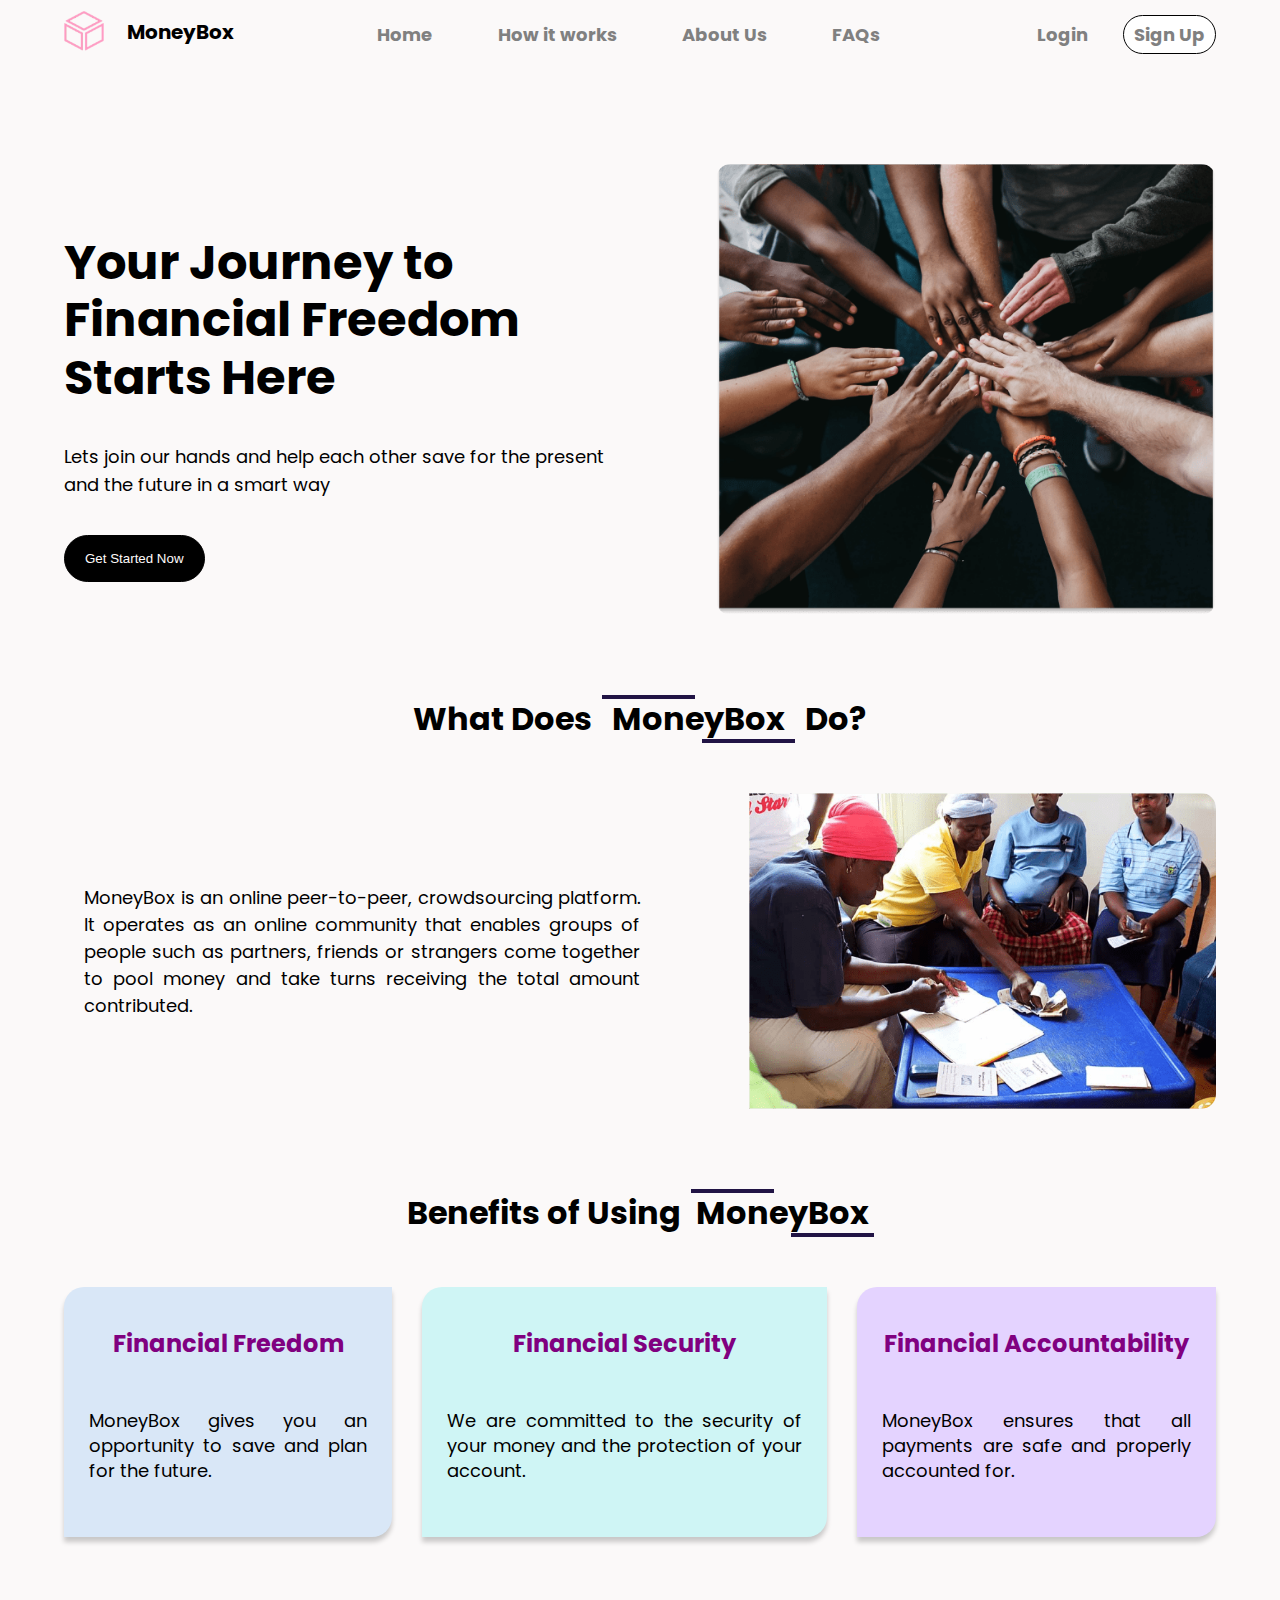
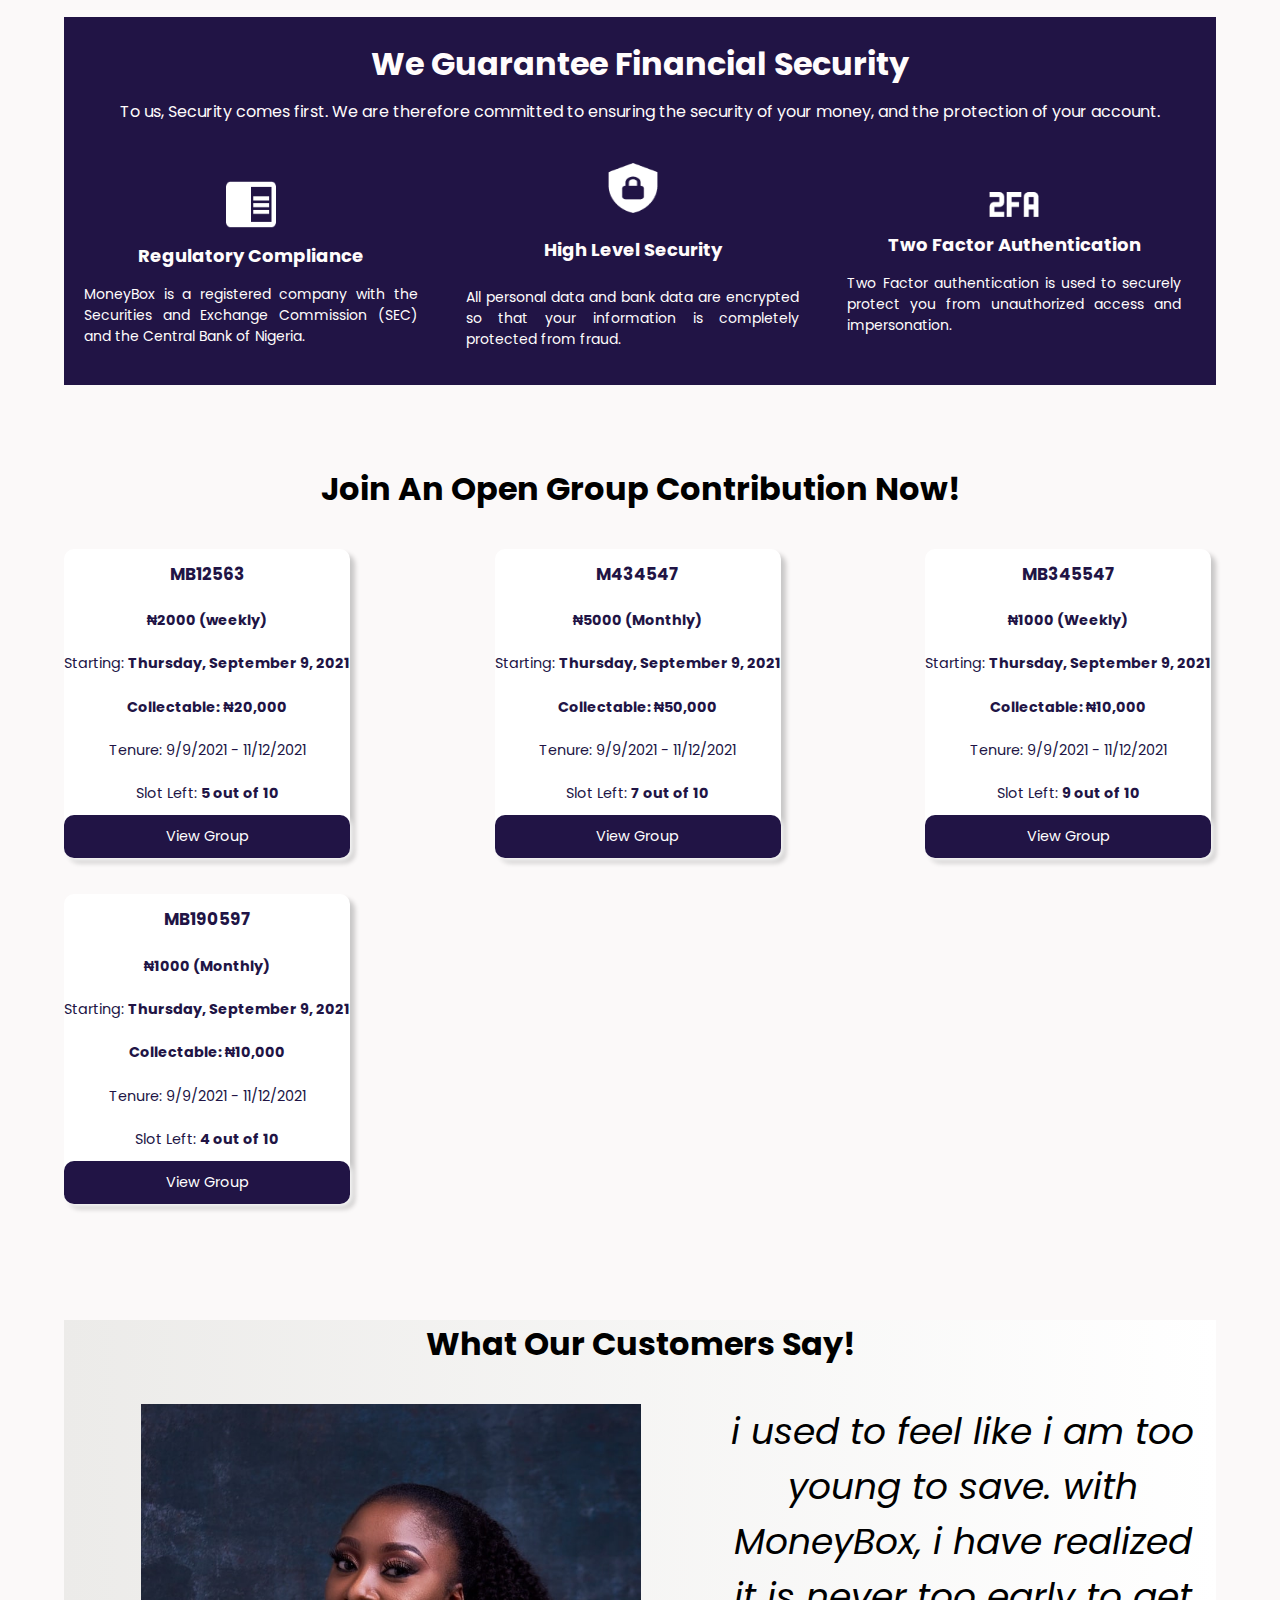
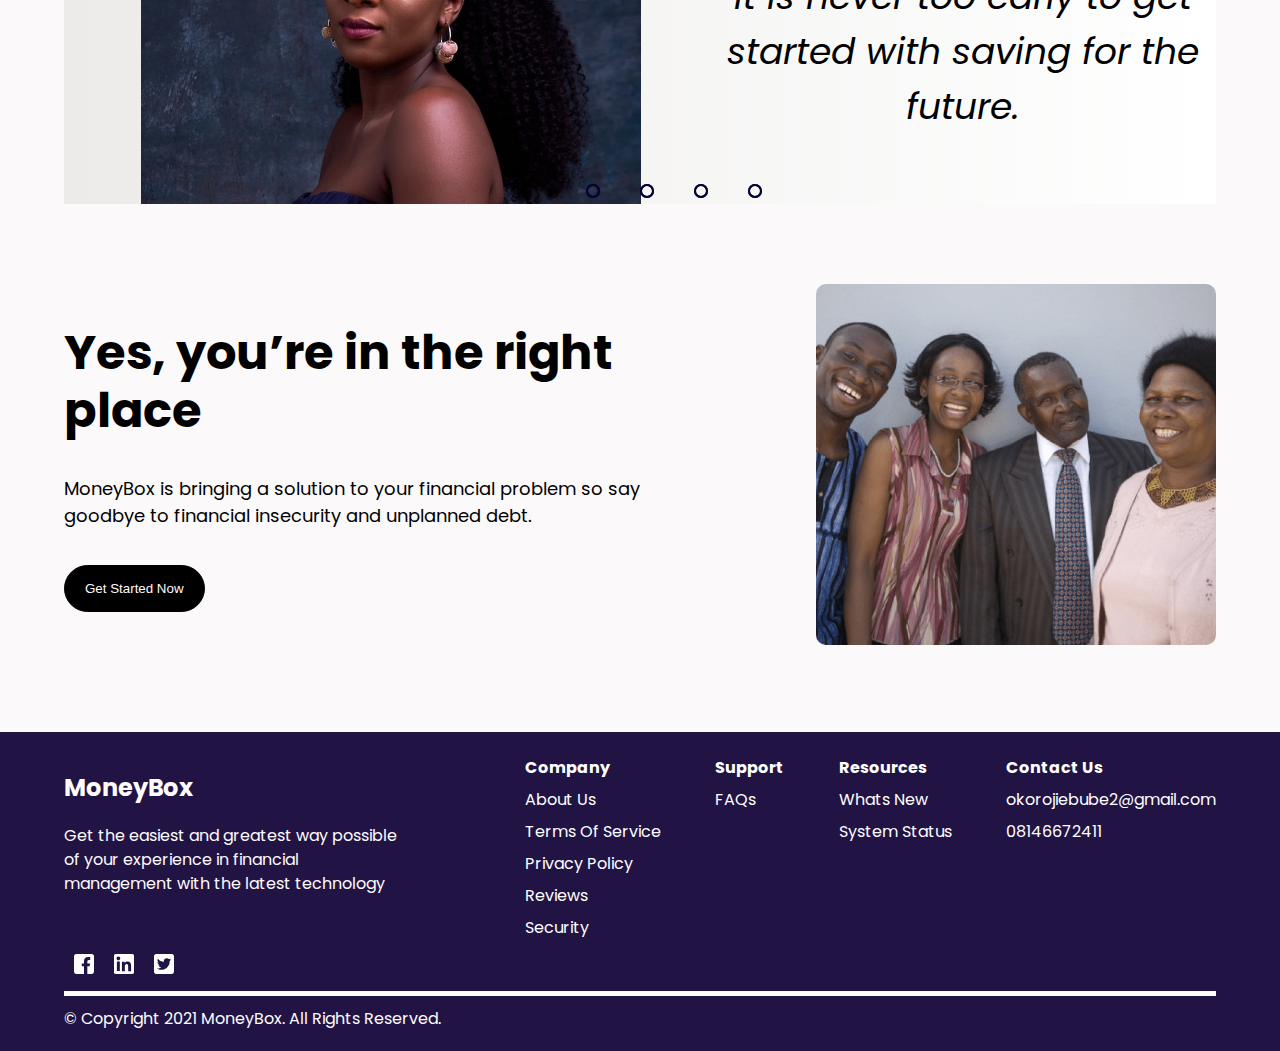
<file: index.html>
<!DOCTYPE html>
<html lang="en">
	<head>
		<meta charset="UTF-8" />
		<meta name="viewport" content="width=device-width, initial-scale=1.0" />
		<title> Collective Online Savings | Journey to Financial Freedom | MoneyBox </title>
		<meta
			name="description"
			content="MoneyBox is an online peer-to-peer, crowdsourcing platform. It operates as an online community that enables groups of people such as partners, friends or strangers come together to pool money and take turns receiving the total amount contributed."
		/>
		<!-- document title icon of varying sizes-->
		<link
			rel="apple-touch-icon"
			sizes="180x180"
			href="/assets/images/favicon_io/apple-touch-icon.png"
		/>
		<link
			rel="icon"
			type="image/png"
			sizes="32x32"
			href="/assets/images/favicon_io/favicon-32x32.png"
		/>
		<link
			rel="icon"
			type="image/png"
			sizes="16x16"
			href="/assets/images/favicon_io/favicon-16x16.png"
		/>
		<link rel="manifest" href="/site.webmanifest" />
		<!-- css stylesheet -->
		<link rel="stylesheet" href="css/style.css" />
		<!-- google fonts -->
		<link rel="preconnect" href="https://fonts.googleapis.com" />
		<link rel="preconnect" href="https://fonts.gstatic.com" crossorigin />
		<link
			href="https://fonts.googleapis.com/css2?family=Poppins:wght@300;400;500;600;700&display=swap"
			rel="stylesheet"
		/>
	</head>
	<body>
		<div class="title__container">
			<header class="title">
				<div class="title__logo">
					<a href="index.html"><img src="./assets/images/logo.png" alt="MoneyBox" /></a>
					<h1><a href="index.html">MoneyBox</a></h1>
				</div>
				<nav>
					<ul>
						<li>
							<a href="index.html">Home</a>
						</li>
						<li>
							<a href="./how_it_works.html">How it works</a>
						</li>
						<li>
							<a href="./about.html">About Us</a>
						</li>
						<li>
							<a href="./faq.html">FAQs</a>
						</li>
					</ul>
				</nav>
				<div class="title__signup">
					<a href="login.html">Login</a>
					<a href="sign_up.html">Sign Up</a>
				</div>
			</header>
		</div>
		<div class="observer"></div>
		<div class="wrapper">
			<main>
				<section class="intro">
					<header class="intro__title">
						<h1>Your Journey to Financial Freedom Starts Here</h1>
						<p>
							Lets join our hands and help each other save for the present and the future in a smart
							way
						</p>
						<button class="action">Get Started Now</button>
					</header>
					<img src="./assets/images/startHere.png" alt="Happy users" class="intro--img" />
				</section>
				<section class="about moneybox" id="about">
					<h1>
						What Does
						<p>
							MoneyBox
							<span></span>
							<span></span>
							<span></span>
							<span></span>
						</p>
						Do?
					</h1>
					<div class="about__text">
						<p class="about--text">
							MoneyBox is an online peer-to-peer, crowdsourcing platform. It operates as an online
							community that enables groups of people such as partners, friends or strangers come
							together to pool money and take turns receiving the total amount contributed.
						</p>
						<img src="./assets/images/moneypool.png" alt="moneybag" class="about--img" />
					</div>
				</section>
				<section class="features moneybox">
					<h1>
						Benefits of Using
						<p>
							MoneyBox
							<span></span>
							<span></span>
							<span></span>
							<span></span>
						</p>
					</h1>
					<div class="features__offer">
						<div class="features__benefits">
							<span></span>
							<span></span>
							<span></span>
							<span></span>
							<span></span>
							<h2>Financial Freedom</h2>
							<p> MoneyBox gives you an opportunity to save and plan for the future. </p>
						</div>
						<div class="features__benefits">
							<span></span>
							<span></span>
							<span></span>
							<span></span>
							<span></span>
							<h2>Financial Security</h2>
							<p>
								We are committed to the security of your money and the protection of your account.
							</p>
						</div>
						<div class="features__benefits">
							<span></span>
							<span></span>
							<span></span>
							<span></span>
							<span></span>
							<h2>Financial Accountability</h2>
							<p> MoneyBox ensures that all payments are safe and properly accounted for. </p>
						</div>
					</div>
				</section>
				<section class="moneybox__security">
					<h1>We Guarantee Financial Security</h1>
					<p>
						To us, Security comes first. We are therefore committed to ensuring the security of your
						money, and the protection of your account.
					</p>
					<div class="security__container">
						<div class="security">
							<img src="./assets/images/RC.png" alt="regulator" />
							<h2>Regulatory Compliance</h2>
							<p>
								MoneyBox is a registered company with the Securities and Exchange Commission (SEC)
								and the Central Bank of Nigeria.
							</p>
						</div>
						<div class="security">
							<img src="./assets/images/HLS.png" alt="security lock" />
							<h2>High Level Security</h2>
							<p>
								All personal data and bank data are encrypted so that your information is completely
								protected from fraud.
							</p>
						</div>
						<div class="security">
							<img src="./assets/images/2FA.png" alt="2FA" />
							<h2>Two Factor Authentication</h2>
							<p>
								Two Factor authentication is used to securely protect you from unauthorized access
								and impersonation.
							</p>
						</div>
					</div>
				</section>
				<section class="cohorts__container">
					<h1>Join An Open Group Contribution Now!</h1>
					<div class="cohorts">
						<div class="cohort__desc">
							<h3>MB12563</h3>
							<p>&#8358;2000 (weekly)</p>
							<p><span>Starting: </span>Thursday, September 9, 2021</p>
							<p>Collectable: &#8358;20,000</p>
							<p><span>Tenure: 9/9/2021 - 11/12/2021</span></p>
							<p><span>Slot Left: </span>5 out of 10</p>
							<a href="./sign_up.html">View Group</a>
						</div>
						<div class="cohort__desc">
							<h3>M434547</h3>
							<p>&#8358;5000 (Monthly)</p>
							<p><span>Starting: </span>Thursday, September 9, 2021</p>
							<p>Collectable: &#8358;50,000</p>
							<p><span>Tenure: 9/9/2021 - 11/12/2021</span></p>
							<p><span>Slot Left: </span>7 out of 10</p>
							<a href="./sign_up.html">View Group</a>
						</div>
						<div class="cohort__desc">
							<h3>MB345547</h3>
							<p>&#8358;1000 (Weekly)</p>
							<p><span>Starting: </span>Thursday, September 9, 2021</p>
							<p>Collectable: &#8358;10,000</p>
							<p><span>Tenure: 9/9/2021 - 11/12/2021</span></p>
							<p><span>Slot Left: </span>9 out of 10</p>
							<a href="./sign_up.html">View Group</a>
						</div>
						<div class="cohort__desc">
							<h3>MB190597</h3>
							<p>&#8358;1000 (Monthly)</p>
							<p><span>Starting: </span>Thursday, September 9, 2021</p>
							<p>Collectable: &#8358;10,000</p>
							<p><span>Tenure: 9/9/2021 - 11/12/2021</span></p>
							<p><span>Slot Left: </span>4 out of 10</p>
							<a href="./sign_up.html">View Group</a>
						</div>
					</div>
				</section>
				<section class="testimonials">
					<h1>What Our Customers Say!</h1>
					<div class="slider">
						<div class="slides">
							<!-- radio button starts -->
							<input type="radio" name="radio-btn" id="radio1" />
							<input type="radio" name="radio-btn" id="radio2" />
							<input type="radio" name="radio-btn" id="radio3" />
							<input type="radio" name="radio-btn" id="radio4" />
							<!-- radio button ends -->
							<!-- slide image starts -->
							<div class="slide first">
								<img src="./assets/images/pamela.jpg" alt="pamela" />
								<p>
									i used to feel like i am too young to save. with MoneyBox, i have realized it is
									never too early to get started with saving for the future.
								</p>
							</div>
							<div class="slide">
								<img src="./assets/images/avatar2.jpg" alt="victor" />
								<p>
									With MoneyBox, i have been able to afford things that i ordinarily cant afford. Thank you very much for bringing this initiative.
								</p>
							</div>
							<div class="slide">
								<img src="./assets/images/rukayat.jpeg" alt="rukayat" />
								<p>
									Moneybox have helped me actualize by dreams, as i have been able to pay my school
									fees as at when due without stressing too much.
								</p>
							</div>
							<div class="slide">
								<img src="./assets/images/ridwan.jpg" alt="ridwan" />
								<p>
									Saving my money with moneybox has given me peace of mind as i now have the
									assurance that my money is safe and i can also afford life expenses.
								</p>
							</div>
							<!-- slide image ends -->
							<!-- automatic navigation start -->
							<div class="navigation__auto">
								<div class="auto__btn1"></div>
								<div class="auto__btn2"></div>
								<div class="auto__btn3"></div>
								<div class="auto__btn4"></div>
							</div>
							<!-- automatic navigation ends -->
						</div>
						<!-- manual navigation starts -->
						<div class="navigation__manual">
							<label for="radio1" class="manual__btn"></label>
							<label for="radio2" class="manual__btn"></label>
							<label for="radio3" class="manual__btn"></label>
							<label for="radio4" class="manual__btn"></label>
						</div>
						<!-- manual nvigation ends -->
					</div>
					<!-- image slider ends -->
				</section>
				<section class="advert">
					<div class="advert__desc advert--animation">
						<h1>Yes, you’re in the right place</h1>
						<p>
							MoneyBox is bringing a solution to your financial problem so say goodbye to financial
							insecurity and unplanned debt.
						</p>
						<button class="action">Get Started Now</button>
					</div>
					<div class="advert__avatar">
						<img src="./assets/images/family.png" alt="avatar" class="avatar--animation" />
					</div>
				</section>
			</main>
		</div>
		<footer>
			<div class="footer__container">
				<div class="footer__items">
					<div class="footer__title">
						<h2>MoneyBox</h2>
						<p>
							Get the easiest and greatest way possible of your experience in financial management
							with the latest technology
						</p>
					</div>
					<div class="footer__navigations">
						<div class="footer__navigation">
							<h4><a href="#">Company</a></h4>
							<p><a href="#">About Us</a></p>
							<p><a href="#">Terms Of Service</a></p>
							<p><a href="#">Privacy Policy</a></p>
							<p><a href="#">Reviews</a></p>
							<p><a href="#">Security</a></p>
						</div>
						<div class="footer__navigation">
							<h4><a href="#">Support</a></h4>
							<p><a href="#">FAQs</a></p>
						</div>
						<div class="footer__navigation">
							<h4><a href="#">Resources</a></h4>
							<p><a href="#">Whats New</a></p>
							<p><a href="#">System Status</a></p>
						</div>
						<div class="footer__navigation">
							<h4><a href="#">Contact Us</a></h4>
							<p><a href="#">okorojiebube2@gmail.com</a></p>
							<p><a href="#">08146672411</a></p>
						</div>
					</div>
				</div>
				<div class="social__icons">
					<a href="#"><img src="./assets/images/facebook.svg" alt="facebook" /></a>
					<a href="#"><img src="./assets/images/linkedin.svg" alt="linkedin" /></a>
					<a href="#"><img src="./assets/images/twitter.svg" alt="twitter" /></a>
				</div>
				<p class="line"></p>
				<p>&copy; Copyright 2021 MoneyBox. All Rights Reserved.</p>
			</div>
		</footer>
		<script src="./scripts/animations.js"></script>
	</body>
</html>
</file>
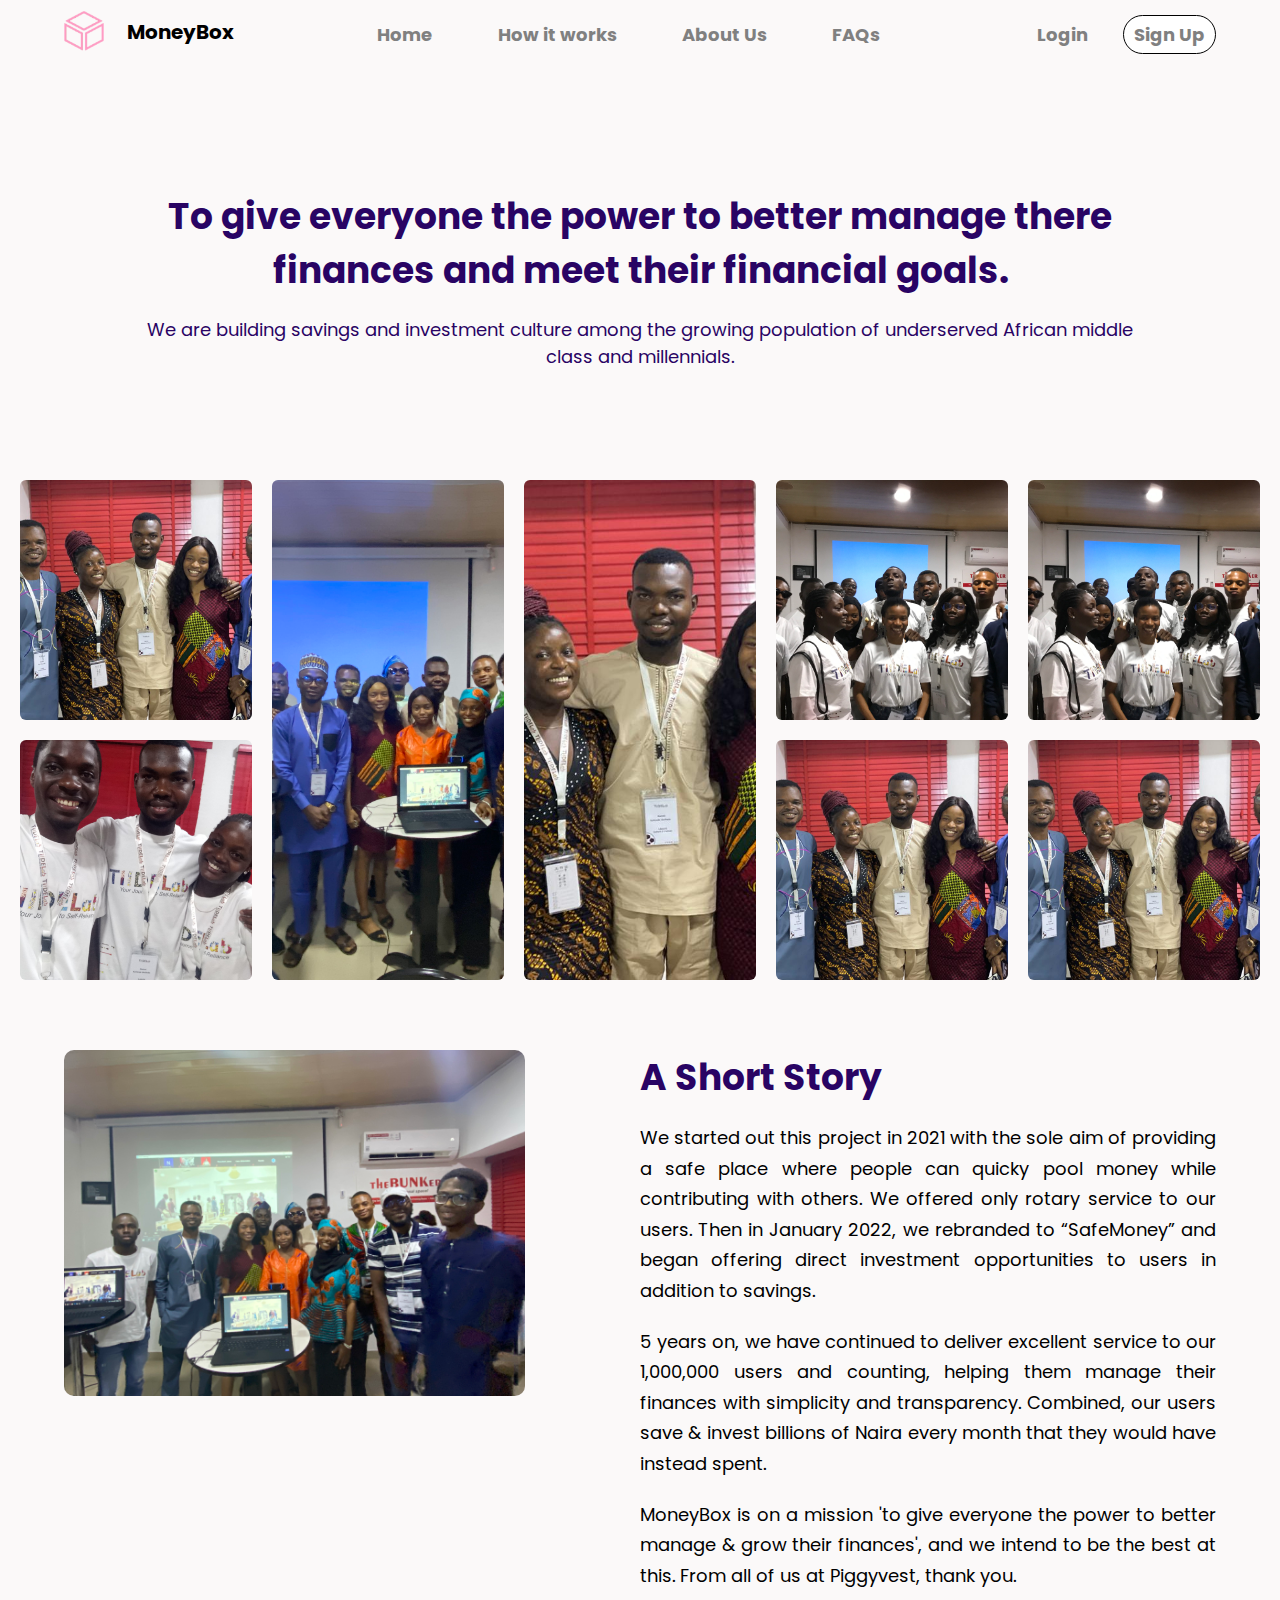
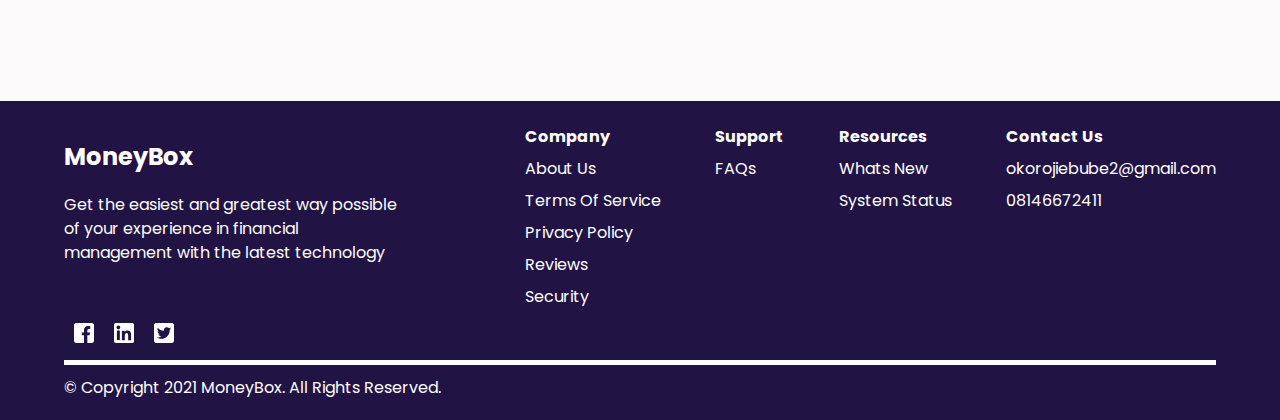
<file: about.html>
<!DOCTYPE html>
<html lang="en">
	<head>
		<meta charset="UTF-8" />
		<meta name="viewport" content="width=device-width, initial-scale=1.0" />
		<title>MoneyBox | About Us </title>
		<meta
			name="description"
			content="MoneyBox is an online peer-to-peer, crowdsourcing platform. It operates as an online community that enables groups of people such as partners, friends or strangers come together to pool money and take turns receiving the total amount contributed."
		/>
		<!-- document title icon of varying sizes-->
		<link
			rel="apple-touch-icon"
			sizes="180x180"
			href="/assets/images/favicon_io/apple-touch-icon.png"
		/>
		<link
			rel="icon"
			type="image/png"
			sizes="32x32"
			href="/assets/images/favicon_io/favicon-32x32.png"
		/>
		<link
			rel="icon"
			type="image/png"
			sizes="16x16"
			href="/assets/images/favicon_io/favicon-16x16.png"
		/>
		<link rel="manifest" href="/site.webmanifest" />
		<!-- css stylesheet -->
		<link rel="stylesheet" href="css/style.css" />
		<link rel="stylesheet" href="css/about.css" />
		<!-- google fonts -->
		<link rel="preconnect" href="https://fonts.googleapis.com" />
		<link rel="preconnect" href="https://fonts.gstatic.com" crossorigin />
		<link
			href="https://fonts.googleapis.com/css2?family=Poppins:wght@300;400;500;600;700&display=swap"
			rel="stylesheet"
		/>
	</head>
	<body>
		<div class="title__container">
			<header class="title">
				<div class="title__logo">
					<a href="index.html"><img src="./assets/images/logo.png" alt="MoneyBox" /></a>
					<h1><a href="index.html">MoneyBox</a></h1>
				</div>
				<nav>
					<ul>
						<li>
							<a href="index.html">Home</a>
						</li>
						<li>
							<a href="./how_it_works.html">How it works</a>
						</li>
						<li>
							<a href="./about.html">About Us</a>
						</li>
						<li>
							<a href="./faq.html">FAQs</a>
						</li>
					</ul>
				</nav>
				<div class="title__signup">
					<a href="login.html">Login</a>
					<a href="sign_up.html">Sign Up</a>
				</div>
			</header>
		</div>
		<div class="observer"></div>
		<main>
			<div class="about-us">
				<h1 class="intro__title"
					>To give everyone the power to better manage there finances and meet their financial
					goals.</h1
				>
				<p
					>We are building savings and investment culture among the growing population of
					underserved African middle class and millennials.</p
				>
			</div>
			<div class="grid">
				<div class="staff-1 staff"> <img src="./assets/images/grid3.jpeg" alt="" /></div>
				<div class="staff-2 staff"> <img src="./assets/images/grid1.jpg" alt="" /></div>
				<div class="staff-3 staff"> <img src="./assets/images/grid2.HEIC" alt="" /> </div>
				<div class="staff-4 staff"> <img src="./assets/images/grid3.jpeg" alt="" /> </div>
				<div class="staff-5 staff"> <img src="./assets/images/grid4.HEIC" alt="" /> </div>
				<div class="staff-6 staff"> <img src="./assets/images/grid3.jpeg" alt="" /> </div>
				<div class="staff-7 staff"> <img src="./assets/images/grid4.HEIC" alt="" /> </div>
				<div class="staff-8 staff"> <img src="./assets/images/grid3.jpeg" alt="" /> </div>
			</div>
			<div class="story">
				<div class="story-image">
					<img src="./assets/images/img(10).HEIC" alt="" />
				</div>
				<div class="story-description intro__title">
					<h1>A Short Story</h1>
					<p
						>We started out this project in 2021 with the sole aim of providing a safe place where
						people can quicky pool money while contributing with others. We offered only rotary service to
						our users. Then in January 2022, we rebranded to “SafeMoney” and began offering direct
						investment opportunities to users in addition to savings.</p
					>
					<p
						>5 years on, we have continued to deliver excellent service to our 1,000,000 users and
						counting, helping them manage their finances with simplicity and transparency. Combined,
						our users save & invest billions of Naira every month that they would have instead
						spent.</p
					>
					<p
						>MoneyBox is on a mission 'to give everyone the power to better manage & grow their
						finances', and we intend to be the best at this. From all of us at Piggyvest, thank you.
						</p
					>
				</div>
			</div>
		</main>
		<footer>
			<div class="footer__container">
				<div class="footer__items">
					<div class="footer__title">
						<h2>MoneyBox</h2>
						<p>
							Get the easiest and greatest way possible of your experience in financial management
							with the latest technology
						</p>
					</div>
					<div class="footer__navigations">
						<div class="footer__navigation">
							<h4><a href="#">Company</a></h4>
							<p><a href="#">About Us</a></p>
							<p><a href="#">Terms Of Service</a></p>
							<p><a href="#">Privacy Policy</a></p>
							<p><a href="#">Reviews</a></p>
							<p><a href="#">Security</a></p>
						</div>
						<div class="footer__navigation">
							<h4><a href="#">Support</a></h4>
							<p><a href="#">FAQs</a></p>
						</div>
						<div class="footer__navigation">
							<h4><a href="#">Resources</a></h4>
							<p><a href="#">Whats New</a></p>
							<p><a href="#">System Status</a></p>
						</div>
						<div class="footer__navigation">
							<h4><a href="#">Contact Us</a></h4>
							<p><a href="#">okorojiebube2@gmail.com</a></p>
							<p><a href="#">08146672411</a></p>
						</div>
					</div>
				</div>
				<div class="social__icons">
					<a href="#"><img src="./assets/images/facebook.svg" alt="facebook" /></a>
					<a href="#"><img src="./assets/images/linkedin.svg" alt="linkedin" /></a>
					<a href="#"><img src="./assets/images/twitter.svg" alt="twitter" /></a>
				</div>
				<p class="line"></p>
				<p>&copy; Copyright 2021 MoneyBox. All Rights Reserved.</p>
			</div>
		</footer>
			<script src="./scripts/animations.js"></script>
	</body>
</html>
</file>
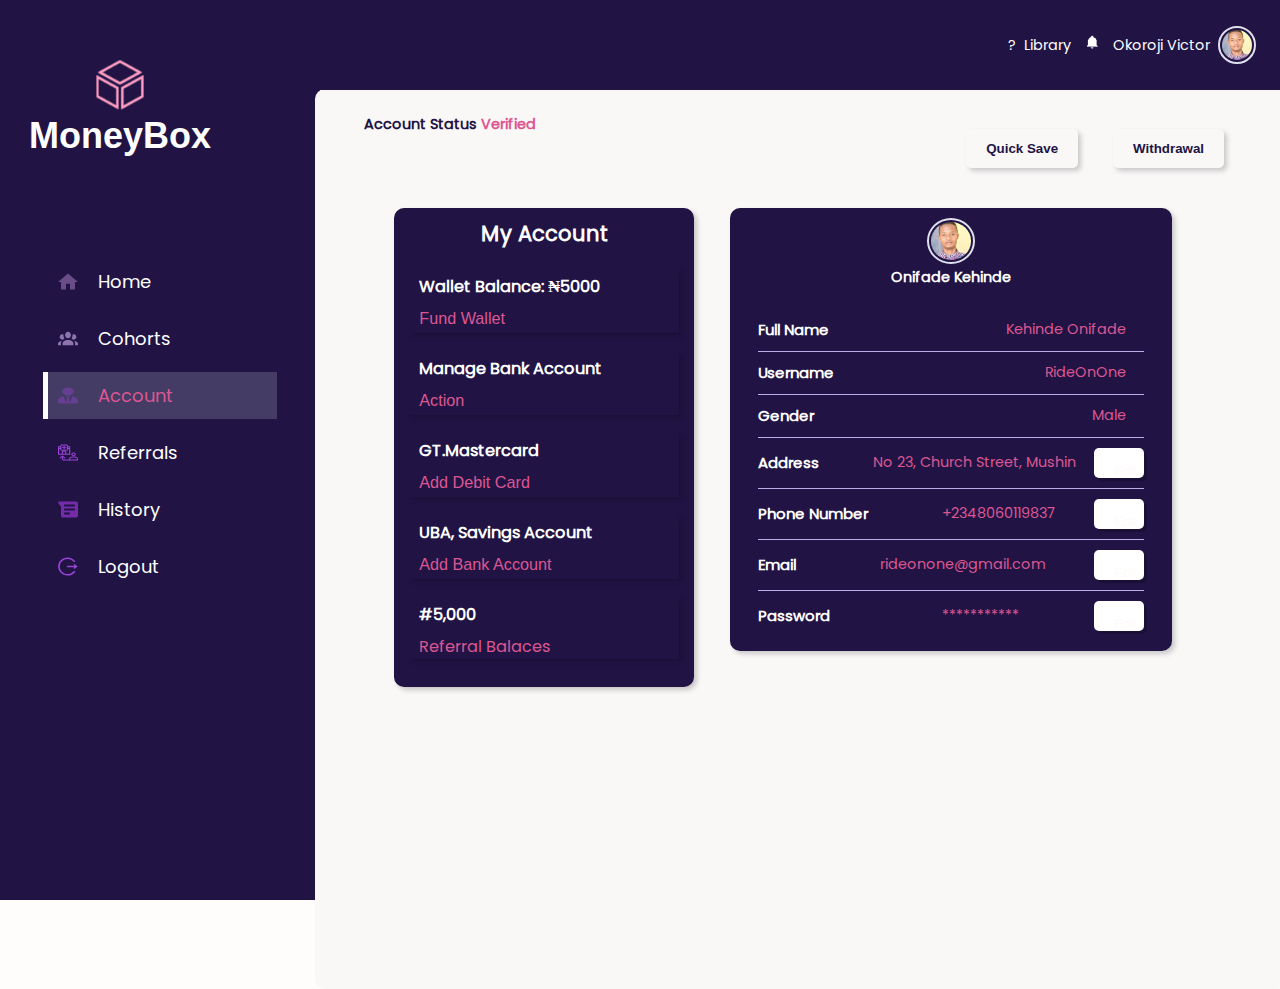
<file: dashboard_account.html>
<!DOCTYPE html>
<html lang="en">
	<head>
		<meta charset="UTF-8" />
		<meta http-equiv="X-UA-Compatible" content="IE=edge" />
		<meta name="viewport" content="width=device-width, initial-scale=1.0" />
		<!-- document title icon of varying sizes-->
		<link
			rel="apple-touch-icon"
			sizes="180x180"
			href="/assets/images/favicon_io/apple-touch-icon.png"
		/>
		<link
			rel="icon"
			type="image/png"
			sizes="32x32"
			href="/assets/images/favicon_io/favicon-32x32.png"
		/>
		<link
			rel="icon"
			type="image/png"
			sizes="16x16"
			href="/assets/images/favicon_io/favicon-16x16.png"
		/>
		<link rel="manifest" href="/site.webmanifest" />
		<!-- css stylesheet -->
		<link rel="stylesheet" href="./css/pop_ups.css" />
		<link rel="stylesheet" href="./css/style.css" />
		<link rel="stylesheet" href="./css/login_signup.css" />
		<link rel="stylesheet" href="./css/dashboard_home.css" />
		<link rel="stylesheet" href="./css/dashboard_account.css" />
		
		<title>MoneyBox | My Account</title>
	</head>
	<body>
		<!-- <div class="dummy"></div> -->
		<nav>
			<div class="top-bar">
				<a href="#">?</a>
				<a href="#" class="account-btn">Library</a>
				<a href="#" id="notification-btn"><img src="./assets/images/bell_icon.png" alt="Notification Icon" /></a>
				<a href="#" id="username_display">Okoroji Victor</a>
				<a href="#"
					><div class="rounded-border">
						<img src="./assets/images/avatar2 2.jpg" alt="Victor's Portrait" /></div
				></a>
			</div>
			<div class="nav-bar-left">
				<header>
					<div class="hamburger">
						<div class="harm-bars"></div>
						<div class="harm-bars"></div>
						<div class="harm-bars"></div>
					</div>
					<div class="name-n-logo">
						<a href="./index.html"><img src="./assets/images/logo.png" alt="MoneyBox Logo" /></a>
						<h1><a href="./index.html">MoneyBox</a></h1>
					</div>
				</header>
				<div class="nav-item">
					<img src="./assets/images/home-icon.svg" alt="Home Icon" />
					<a href="./dashboard_home.html">Home</a>
				</div>
				<div class="nav-item">
					<img src="./assets/images/cohort-group.svg" alt="Cohort Group Icon" />
					<a href="./dashboard_cohort.html">Cohorts</a>
				</div>
				<div class="nav-item active">
					<img src="./assets/images/account_icon.svg" alt="Account Icon" />
					<a href="./dashboard_account.html">Account</a>
				</div>
				<div class="nav-item">
					<img src="./assets/images/referrals.svg" alt="Referral Icon" />
					<a href="./dashboard_referral.html">Referrals</a>
				</div>
				<div class="nav-item">
					<img src="./assets/images/History.svg" alt="History Icon" />
					<a href="./dashboard_history.html">History</a>
				</div>

				<div class="nav-item" id="logout">
					<img src="./assets/images/logout-icon.svg" alt="Logout Icon" />
					<a href="#">Logout</a>
				</div>
			</div>
		</nav>
		<main>
			<section class="dashboard-top">
				<p class="greet-user">Account Status <a href="#">Verified</a></p>
				<div>
					<button class="account-btn">Quick Save</button>
					<button class="account-btn">Withdrawal</button>
				</div>
			</section>
			<section class="account-profile">
				<div class="account-container account-info">
					<h3>My Account</h3>
					<div class="account">
						<p>Wallet Balance: &#8358;5000</p>
						<button class="account-btn" id="fund-wallet-btn"> Fund Wallet </button>
					</div>
					<div class="account">
						<p>Manage Bank Account</p>
						<button class="account-btn" id="bvn-btn">Action</button>
					</div>
					<div class="account">
						<p>GT.Mastercard</p>
						<button class="account-btn" id="add-debitcard">Add Debit Card</button>
					</div>
					<div class="account">
						<p>UBA, Savings Account</p>
						<button class="account-btn" id="add-bank-btn"> Add Bank Account </button>
					</div>
					<div class="account">
						<p>#5,000</p>
						<a href="./dashboard_referral.html"> Referral Balaces</a>
					</div>
				</div>
				<div class="account-container">
					<div class="list-grid-entry-body">
						<div class="rounded-border">
							<img src="./assets/images/avatar2.jpg" alt="Group Icon" />
						</div>
						<p>Onifade Kehinde</p>
						<div class="user-profile">
							<div class="profile">
								<h5>Full Name</h5>
								<p>Kehinde Onifade</p>
							</div>
							<div class="profile">
								<h5>Username</h5>
								<p>RideOnOne</p>
							</div>
							<div class="profile">
								<h5>Gender</h5>
								<p>Male</p>
							</div>
							<div class="profile">
								<h5>Address</h5>
								<p>No 23, Church Street, Mushin</p>
								<button>Edit</button>
							</div>
							<div class="profile">
								<h5>Phone Number</h5>
								<p>+2348060119837</p>
								<button>Edit</button>
							</div>
							<div class="profile">
								<h5>Email</h5>
								<p>rideonone@gmail.com</p>
								<button>Edit</button>
							</div>
							<div class="profile">
								<h5>Password</h5>
								<p>***********</p>
								<button>Edit</button>
							</div>
						</div>
					</div>
				</div>
			</section>
		</main>
		<div class="modal" id="library">
			<section class="popup__container">
				<h1>Library</h1>
				<img src="./assets/images/times.svg" alt="" class="hamburger" />
				<div class="links">
					<a href="#">Frequently Asked Questions</a>
					<a href="#">About Us</a>
					<a href="#">Terms Of Use</a>
					<a href="#">Privacy Policy</a>
					<a href="#">About Us</a>
					<a href="#">Pricing & Charges</a>
					<a href="#">Contact Us</a>
					<a href="#">Reviews</a>
				</div>
			</section>
		</div>
		<div class="modal" id="quick__save">
			<section class="popup__container">
				<img src="./assets/images/times.svg" alt="" id="close4" class="hamburger" />
				<h1>Quick Save</h1>
				<p>
					You have no registered card on your account. Add a debit card to be used for wallet top-up
					and cohort payment
				</p>
				<form action="" id="quick-save-form" class="forms" name="quick-save-form" onsubmit="return validateSave(event)">
					<div class="quick__save">
						<select class="debit__card" name="destination">
							<option value="choose">Select mode of savings</option>
							<option value="debit1">Make savings from wallet</option>
							<option value="debit2">Make savings from bank account</option>
						</select>
						<input
							type="text"
							name="save"
							id="save"
							class="input"
							placeholder="Enter Amount to Save"
						/>
						<div class="bank__details">
							<select class="debit__card" name="destination">
								<option value="choose">Select Debit Card</option>
								<option value="debit1">Card1</option>
								<option value="debit2">Card2</option>
							</select>
							<button type="submit" class="button">Make Payment</button>
						</div>
					</div>
				</form>
			</section>
		</div>
		<div class="modal" id="quick__withdrawal">
			<section class="popup__container">
				<h1>Withdrawal</h1>
				<img src="./assets/images/times.svg" alt="" class="hamburger" />
				<div class="withdraw__funds">
					<h2>Withdraw Funds</h2>
					<div class="withdraw__intro">
						<h3>Available Balance &#8358;50,000</h3>
						<p>Withdraw anytime without penalty</p>
						<button class="button" id="request-withdrawal">Request Withdrawal</button>
					</div>
					<div class="withdraw__account">
						<h4>My Withdrawal Account</h4>
						<p>Okoroji Victor</p>
						<p>3434343434 - First bank</p>
						<button class="button">Update Bank</button>
					</div>
				</div>
			</section>
			<section class="popup__container" id="withdraw__contribution">
				<h1>Withdraw</h1>
				<div class="avatar">
					<img src="./assets/images/avatar2 2.jpg" alt="Group Icon" id="avatar__img" />
				</div>
				<h2>
					Wallet Balance <br />
					&#8358;115,400</h2
				>
				<form action="" id="withdraw-form" class="forms" name="withdraw-form" onsubmit="return validateWithdraw(event)">
					<div class="withdraw__form">
						<input type="text" class="input" id="amount" placeholder="Amount to withdraw" />
						<input type="text" class="input" id="phone" placeholder="Enter phone number to generate OTP" />
						<input type="password" id="password" placeholder="Enter password" class="input" />
						<button type="submit" class="button">Withdraw Fund</button>
					</div>
				</form>
			</section>
		</div>
		<div class="modal" id="fund__wallet">
			<section class="popup__container">
				<img src="./assets/images/times.svg" alt="" class="hamburger" id="close1" />
				<h1>Fund Wallet</h1>
				<div class="avatar">
					<img src="./assets/images/avatar2 2.jpg" alt="Group Icon" id="avatar__img" />
				</div>
				<h2>Wallet Balance &#8358;115,400</h2>
				<form action="" onsubmit="return validateFundWallet(event)">
					<div class="withdraw__form">
						<input type="text" id="amount" placeholder="Enter Amount" class="input" />
						<select class="debit__card" name="destination">
							<option value="choose">Fund Wallet From</option>
							<option value="Bank Account">Bank Account</option>
						</select>
						<select class="debit__card" name="destination">
							<option value="choose">Select a debit card</option>
							<option value="debit1">Debit1</option>
							<option value="debit2">Debit2</option>
						</select>
						<button type="submit" class="button">Make Payment</button>
					</div>
				</form>
			</section>
		</div>
		<div class="modal" id="add__bvn">
			<section class="popup__container">
				<img src="./assets/images/times.svg" alt="" class="hamburger" id="close2" />
				<h1>Update Bank details</h1>
				<p>
					Your BVN is used to verify your identity. You will only be able to withdraw money into
					bank account connected to the BVN provided
				</p>
				<form action="" id="bvn-form" onsubmit="return validateBVN(event)">
					<input type="text" placeholder="Enter bvn" id="bvn" class="input" />
					<input type="submit" value="Verify BVN" class="button" />
				</form>
			</section>
		</div>
		<div class="modal" id="add__debitcard">
			<section class="popup__container">
				<img src="./assets/images/times.svg" alt="" class="hamburger" id="close6" />
				<h1>Add Debit Card</h1>
				<form action="" id="card-form" onsubmit="return validateCard(event)">
					<div class="card__input">
						<p>Enter your card details here</p>
						<input type="text" id="account-name" placeholder="Account Name" class="input" />
						<input type="text" id="account-number" placeholder="Account Number" class="input" />
						<input type="text" id="card-number" placeholder="Card Numbers" class="input" />
					</div>
					<div class="expry__and__cvv_container">
						<input type="text" id="expiry" placeholder="Card Expiry" class="input" />
						<input type="text" id="cvv" placeholder="Cvv" class="input" />
					</div>
					<button type="submit" class="button" id="demo">Save Card</button>
				</form>
			</section>
		</div>
		<div class="modal" id="add-bank-account">
			<section class="popup__container">
				<img src="./assets/images/times.svg" alt="" class="hamburger" id="close3" />
				<h1>Add bank account <span>(Withdrawal Account)</span></h1>
				<p> This is where your funds will be sent upon Withdrawal, Funds are sent instantly. </p>
				<div class="bank__details">
					<div class="dropdown">
						<label for="default__account">Select default bank account</label>
						<select name="Default Bank Account" id="default__account">
							<option value="zenith">Zenit</option>
							<option value=" UBA">UBA</option>
							<option value="Access">Access</option>
							<option value="Kuda">First</option>
						</select>
						<p
							>Add a new bank account here <br />
							<span>(You must have added a debit card corresponding to the bank account) </span></p
						>
						<form action="" id="bank-form" onsubmit="return bankValidation(event)">
						<input type="text" placeholder="Enter Your Account Number" id="bank-account" class="input" />
							<input type="text" placeholder="Enter Your BVN" id="bank-bvn" class="input" />
							<button type="submit" class="button">Add Bank</button>
						</form>
					</div>
				</div>
			</section>
		</div>
		<div class="notification__container">
    <section  class="notification">
        <h1>Notification</h1>
        <div class="notification__image">
            <img src="./assets/images/Vector.svg" alt="">
            <img src="./assets/images/arrow.svg" alt="" class="close-notification-btn" >
        </div>
    </section>
  </div>

	<div class="modal confirmation_modal" id="logout_confirmation">
		<div class="modal_position">
			<section class="popup__container">
				<!-- <h1>Logout Confirmation</h1> -->
				<p>Confirm that you wish to Log Out</p>
				<div class="confirm_action">
					<button id="no" onclick="confirm_logout(event)">No</button>
					<button id="yes" onclick="confirm_logout(event)">Yes</button>
				</div>
				
			</section>
		</div>
	</div>

	<script src="./scripts/modal.js"></script>
	<script src="./scripts/validation.js"></script>
		<script src="./scripts/dashboard.js"></script>
		<script src="./scripts/account.js"></script>

	</body>
</html>
</file>
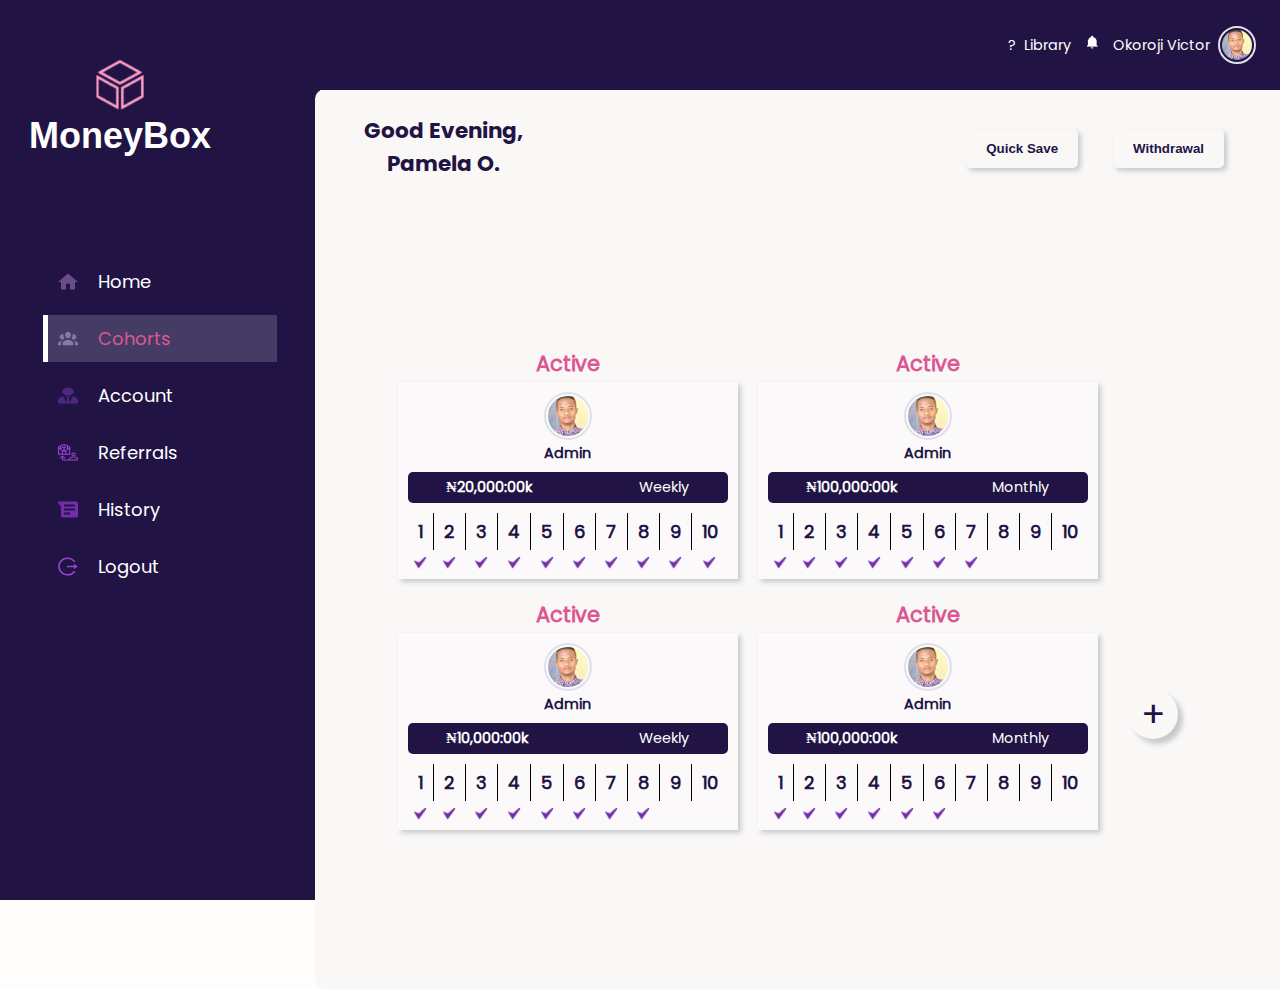
<file: dashboard_cohort.html>
<!DOCTYPE html>
<html lang="en">
  <head>
    <meta charset="UTF-8">
    <meta http-equiv="X-UA-Compatible" content="IE=edge">
    <meta name="viewport" content="width=device-width, initial-scale=1.0">
    <!-- document title icon of varying sizes-->
    <link rel="apple-touch-icon" sizes="180x180" href="/assets/images/favicon_io/apple-touch-icon.png">
    <link rel="icon" type="image/png" sizes="32x32" href="/assets/images/favicon_io/favicon-32x32.png">
    <link rel="icon" type="image/png" sizes="16x16" href="/assets/images/favicon_io/favicon-16x16.png">
    <link rel="manifest" href="/site.webmanifest">
    <!-- css stylesheet -->
    <link rel="stylesheet" href="./css/pop_ups.css">
    	<link rel="stylesheet" href="./css/style.css" />
    <link rel="stylesheet" href="./css/login_signup.css">
   <link rel="stylesheet" href="./css/dashboard_home.css">
    <link rel="stylesheet" href="./css/dashboard_cohort.css">
    <title>MoneyBox | My Cohorts</title>
  </head>
  <body>
    <!-- <div class="dummy"></div> -->
    <nav>
       <div class="top-bar">
        <a href="#">?</a>
        <a href="#" class="account-btn" class="demo">Library</a>
        <a href="#" id="notification-btn"><img src="./assets/images/bell_icon.png" alt="Notification Icon"></a>
        <a href="./dashboard_account.html" id="username_display">Okoroji Victor</a>
        <a href="./dashboard_account.html"><div class="rounded-border"><img src="./assets/images/avatar2 2.jpg" alt="Victor's Portrait"></div></a>
      </div>
      <div class="nav-bar-left">
        <header>
          <div class="hamburger">
            <div class="harm-bars"></div>
            <div class="harm-bars"></div>
            <div class="harm-bars"></div>
          </div>
          <div class="name-n-logo">
            <a href="./index.html"><img src="./assets/images/logo.png" alt="MoneyBox Logo"/></a>
            <h1><a href="./index.html">MoneyBox</a></h1>
          </div>
          
        </header>

        <div class="nav-item">
          <img src="./assets/images/home-icon.svg" alt="Home Icon">
          <a href="./dashboard_home.html">Home</a>
        </div>
        <div class="nav-item active">
          <img src="./assets/images/cohort-group.svg" alt="Cohort Group Icon">
          <a href="./dashboard_cohort.html">Cohorts</a>
        </div>
         <div class="nav-item ">
          <img src="./assets/images/account_icon.svg" alt="Account Icon">
          <a href="./dashboard_account.html">Account</a>
        </div>
        <div class="nav-item">
          <img src="./assets/images/referrals.svg" alt="Referral Icon">
          <a href="./dashboard_referral.html">Referrals</a>
        </div>
        <div class="nav-item">
          <img src="./assets/images/History.svg" alt="History Icon">
          <a href="./dashboard_history.html">History</a>
        </div>
        <div class="nav-item" id="logout">
          <img src="./assets/images/logout-icon.svg" alt="Logout Icon">
          <a href="#">Logout</a>
        </div>
      </div>
    </nav>
    <main>
      <section class="dashboard-top">
        <h2 class="greet-user">Good Evening, <br>Pamela O.</h2>
        <div>
          <button class="account-btn">Quick Save</button>
          <button class="account-btn"> Withdrawal</button>
        </div>
      </section>
      <section class="list-grid " id="list-of-cohorts">
        <div class="account-btn list-grid-entry" id="cohorts">
          <h3>Active</h3>
          <div class="list-grid-entry-body">
            <div class="rounded-border">
              <img src="./assets/images/avatar2 2.jpg" alt="Group Icon">
            </div>
            <p>Admin</p>
            <div class="horiz-bar">
              <p><span>&#8358;</span>20,000:00<span>k</span></p>
              <p></span>Weekly</p>
            </div>
            <div class="check-periods">
              <div class="check-period"><span class="period-number">1</span> <img src="./assets/images/checkbox.png" alt="Checked"></div>
              <div class="check-period"><span class="period-number">2</span> <img src="./assets/images/checkbox.png" alt="Checked"></div>
              <div class="check-period"><span class="period-number">3</span> <img src="./assets/images/checkbox.png" alt="Checked"></div>
              <div class="check-period"><span class="period-number">4</span> <img src="./assets/images/checkbox.png" alt="Checked"></div>
              <div class="check-period"><span class="period-number">5</span> <img src="./assets/images/checkbox.png" alt="Checked"></div>
              <div class="check-period"><span class="period-number">6</span> <img src="./assets/images/checkbox.png" alt="Checked"></div>
              <div class="check-period"><span class="period-number">7</span> <img src="./assets/images/checkbox.png" alt="Checked"></div>
              <div class="check-period"><span class="period-number">8</span> <img src="./assets/images/checkbox.png" alt="Checked"></div>
              <div class="check-period"><span class="period-number">9</span> <img src="./assets/images/checkbox.png" alt="Checked"></div>
              <div class="check-period"><span class="period-number">10</span> <img src="./assets/images/checkbox.png" alt="Checked"></div>
            </div>
          </div>
        </div>
        <div class="list-grid-entry" id="cohorts">
          <h3>Active</h3>
          <div class="list-grid-entry-body">
            <div class="rounded-border">
              <img src="./assets/images/avatar2 2.jpg" alt="Group Icon">
            </div>
            <p>Admin</p>
            <div class="horiz-bar">
              <p><span>&#8358;</span>100,000:00<span>k</span></p>
              <p></span>Monthly</p>
            </div>
            <div class="check-periods">
              <div class="check-period"><span class="period-number">1</span> <img src="./assets/images/checkbox.png" alt="Checked"></div>
              <div class="check-period"><span class="period-number">2</span> <img src="./assets/images/checkbox.png" alt="Checked"></div>
              <div class="check-period"><span class="period-number">3</span> <img src="./assets/images/checkbox.png" alt="Checked"></div>
              <div class="check-period"><span class="period-number">4</span> <img src="./assets/images/checkbox.png" alt="Checked"></div>
              <div class="check-period"><span class="period-number">5</span> <img src="./assets/images/checkbox.png" alt="Checked"></div>
              <div class="check-period"><span class="period-number">6</span> <img src="./assets/images/checkbox.png" alt="Checked"></div>
              <div class="check-period"><span class="period-number">7</span> <img src="./assets/images/checkbox.png" alt="Checked"></div>
              <div class="check-period"><span class="period-number">8</span> </div>
              <div class="check-period"><span class="period-number">9</span> </div>
              <div class="check-period"><span class="period-number">10</span> </div>
            </div>
            
          </div>
        </div>
        
        <div class="list-grid-entry" id="cohorts">
          <h3>Active</h3>
          <div class="list-grid-entry-body">
            <div class="rounded-border">
              <img src="./assets/images/avatar2 2.jpg" alt="Group Icon">
            </div>
            <p>Admin</p>
            <div class="horiz-bar">
              <p><span>&#8358;</span>10,000:00<span>k</span></p>
              <p></span>Weekly</p>
            </div>
            <div class="check-periods">
              <div class="check-period"><span class="period-number">1</span> <img src="./assets/images/checkbox.png" alt="Checked"></div>
              <div class="check-period"><span class="period-number">2</span> <img src="./assets/images/checkbox.png" alt="Checked"></div>
              <div class="check-period"><span class="period-number">3</span> <img src="./assets/images/checkbox.png" alt="Checked"></div>
              <div class="check-period"><span class="period-number">4</span> <img src="./assets/images/checkbox.png" alt="Checked"></div>
              <div class="check-period"><span class="period-number">5</span> <img src="./assets/images/checkbox.png" alt="Checked"></div>
              <div class="check-period"><span class="period-number">6</span> <img src="./assets/images/checkbox.png" alt="Checked"></div>
              <div class="check-period"><span class="period-number">7</span> <img src="./assets/images/checkbox.png" alt="Checked"></div>
              <div class="check-period"><span class="period-number">8</span> <img src="./assets/images/checkbox.png" alt="Checked"></div>
              <div class="check-period"><span class="period-number">9</span> </div>
              <div class="check-period"><span class="period-number">10</span> </div>
            </div>
            
          </div>
        </div>
        <div class="list-grid-entry" id="cohorts">
          <h3>Active</h3>
          <div class="list-grid-entry-body">
            <div class="rounded-border">
              <img src="./assets/images/avatar2 2.jpg" alt="Group Icon">
            </div>
            <p>Admin</p>
            <div class="horiz-bar">
              <p><span>&#8358;</span>100,000:00<span>k</span></p>
              <p></span>Monthly</p>
            </div>
            <div class="check-periods">
              <div class="check-period"><span class="period-number">1</span> <img src="./assets/images/checkbox.png" alt="Checked"></div>
              <div class="check-period"><span class="period-number">2</span> <img src="./assets/images/checkbox.png" alt="Checked"></div>
              <div class="check-period"><span class="period-number">3</span> <img src="./assets/images/checkbox.png" alt="Checked"></div>
              <div class="check-period"><span class="period-number">4</span> <img src="./assets/images/checkbox.png" alt="Checked"></div>
              <div class="check-period"><span class="period-number">5</span> <img src="./assets/images/checkbox.png" alt="Checked"></div>
              <div class="check-period"><span class="period-number">6</span> <img src="./assets/images/checkbox.png" alt="Checked"></div>
              <div class="check-period"><span class="period-number">7</span> </div>
              <div class="check-period"><span class="period-number">8</span> </div>
              <div class="check-period"><span class="period-number">9</span> </div>
              <div class="check-period"><span class="period-number">10</span> </div>
            </div>
          </div>
        </div>
        <div class="add list-grid-entry add__cohort" id="cohorts" > +
           <span>
             <a href="#" class="account-btn">Create New Cohort</a><br>
             <a href="./open_cohort.html" target="_blank">Join Existing Cohort</a>
           </span>
        </div>
      </section>
    </main>
    	 <div class="modal" id="library">
			<section class="popup__container">
				<h1>Library</h1>
				<img src="./assets/images/times.svg" alt="" class="hamburger" />
				<div class="links">
					<a href="#">Frequently Asked Questions</a>
					<a href="#">About Us</a>
					<a href="#">Terms Of Use</a>
					<a href="#">Privacy Policy</a>
					<a href="#">About Us</a>
					<a href="#">Pricing & Charges</a>
					<a href="#">Contact Us</a>
					<a href="#">Reviews</a>
				</div>
			</section>
		</div>
    <div class="modal" id="quick__save">
			<section class="popup__container">
				<img src="./assets/images/times.svg" alt="" class="hamburger" />
				<h1>Quick Save</h1>
				<p>
					You have no registered card on your account. Click on the account page to add a debit card to be used for wallet top-up
					and cohort payment
				</p>
				<form action="" id="quick-save-form" class="forms" name="quick-save-form" onsubmit="return validateSave(event)">
          <div class="quick__save">
            <div class="select__options">
              <label for="savings">Select mode of savings</label>
            <select name="savings" id="savings">
              <option value="wallet">Make savings from wallet</option>
              <option value="bank account">Make savings from bank account</option>
            </select>
            </div>
                <div class="select__options">
                <label for="debit__card">Select debit card</label>
              <select name="destination" id="debit__card">
                <option value="debit1">Card1</option>
                <option value="debit2">Card2</option>
              </select>
              </div>
              <input
              type="text"
              name="save"
              id="save"
              class="input"
              placeholder="Enter Amount to Save"
            />
                <button type="submit" class="button">Make Payment</button>
          </div>
        </form>
			</section>
		</div>
        <div class="modal" id="quick__withdrawal">
			<section class="popup__container">
        		<img src="./assets/images/times.svg" alt="" class="hamburger" />
				<h1>Withdrawal</h1>
				<div class="withdraw__funds">
					<h2>Withdraw Funds</h2>
					<div class="withdraw__intro">
						<h3>Available Balance &#8358;50,000</h3>
						<p>Withdraw anytime without penalty</p>
					</div>
          	<button class="button" id="request-withdrawal">Withdrawal</button>
        </div>
			</section>
			<section class="popup__container" id="withdraw__contribution">
				<h1>Withdraw</h1>
				<div class="avatar">
					<img src="./assets/images/avatar2 2.jpg" alt="Group Icon" id="avatar__img" />
				</div>
				<h2>
					Wallet Balance <br />
					&#8358;115,400</h2
				>
				<form action="" id="withdraw-form" class="forms" name="withdraw-form" onsubmit="return validateWithdraw(event)">
          <div class="withdraw__form">
            <input type="text" class="input" id="amount" placeholder="Amount to withdraw" />
            <input type="tel" class="input" id="phone" placeholder="Enter phone number to generate OTP" />
            <input type="password" id="password" placeholder="Enter password" class="input" />
            <button type="submit" class="button">Withdraw Fund</button>
          </div>
        </form>
			</section>
		</div>
		<div class="modal">
			<section class="popup__container" id="admin">
				<img src="./assets/images/times.svg" alt="" class="hamburger" />
				<h1>Vanguard Boys</h1>
				<div class="admin__image">
					<img src="./assets/images/avatar2 2.jpg" alt="" />
				</div>
				<p class="admin_name"> Mr. Emmanuel Orji </p>
				<div class="team__details">
					<div class="label">
						<p>Group ID</p>
						<p>Members</p>
						<p>Amount</p>
						<p>Lump Sum</p>
						<p>Amount contributed</p>
						<p>Members received</p>
						<p>Schedule</p>
					</div>
					<div class="info">
						<p>90148</p>
						<p style="text-align: center">6</p>
						<p>#10,000</p>
						<p>#60,000</p>
						<p>#30,000</p>
						<p style="text-align: center">3</p>
						<p>Monthly</p>
					</div>
				</div>
				<div class="list_of_members">
					<h4>Cohort Participants</h4>
					<div class="list">
						<div class="number__name">
							<p class="number">1</p>
							<p id="name">Rukayat</p>
						</div>
						<div class="number__name">
							<p class="number">2</p>
							<p id="name">Victor</p>
						</div>
						<div class="number__name">
							<p class="number">3</p>
							<p id="name">Fatiu</p>
						</div>
						<div class="number__name">
							<p class="number">4</p>
							<p id="name">Emmanuel</p>
						</div>
						<div class="number__name">
							<p class="number">5</p>
							<p id="name">Ridwan</p>
						</div>
						<div class="number__name">
							<p class="number">6</p>
							<p id="name">Pamela</p>
						</div>
					</div>
				</div>
			</section>
		</div>
     <div class="notification__container">
    <section  class="notification">
        <h1>Notification</h1>
        <div class="notification__image">
            <img src="./assets/images/Vector.svg" alt="">
            <img src="./assets/images/arrow.svg" alt="" class="close-notification-btn" >
        </div>
    </section>
  </div>

  <div class="modal confirmation_modal" id="logout_confirmation">
    <div class="modal_position">
      <section class="popup__container">
        <!-- <h1>Logout Confirmation</h1> -->
        <p>Confirm that you wish to Log Out</p>
        <div class="confirm_action">
          <button id="no" onclick="confirm_logout(event)">No</button>
          <button id="yes" onclick="confirm_logout(event)">Yes</button>
        </div>
        
      </section>
    </div>
  </div>

     <script src="./scripts/modal.js"></script>
     <script src="./scripts/validation.js"></script>
     <script src="./scripts/dashboard.js"></script>
     <script src="./scripts/cohort.js"></script>

  </body>
</html>
</file>
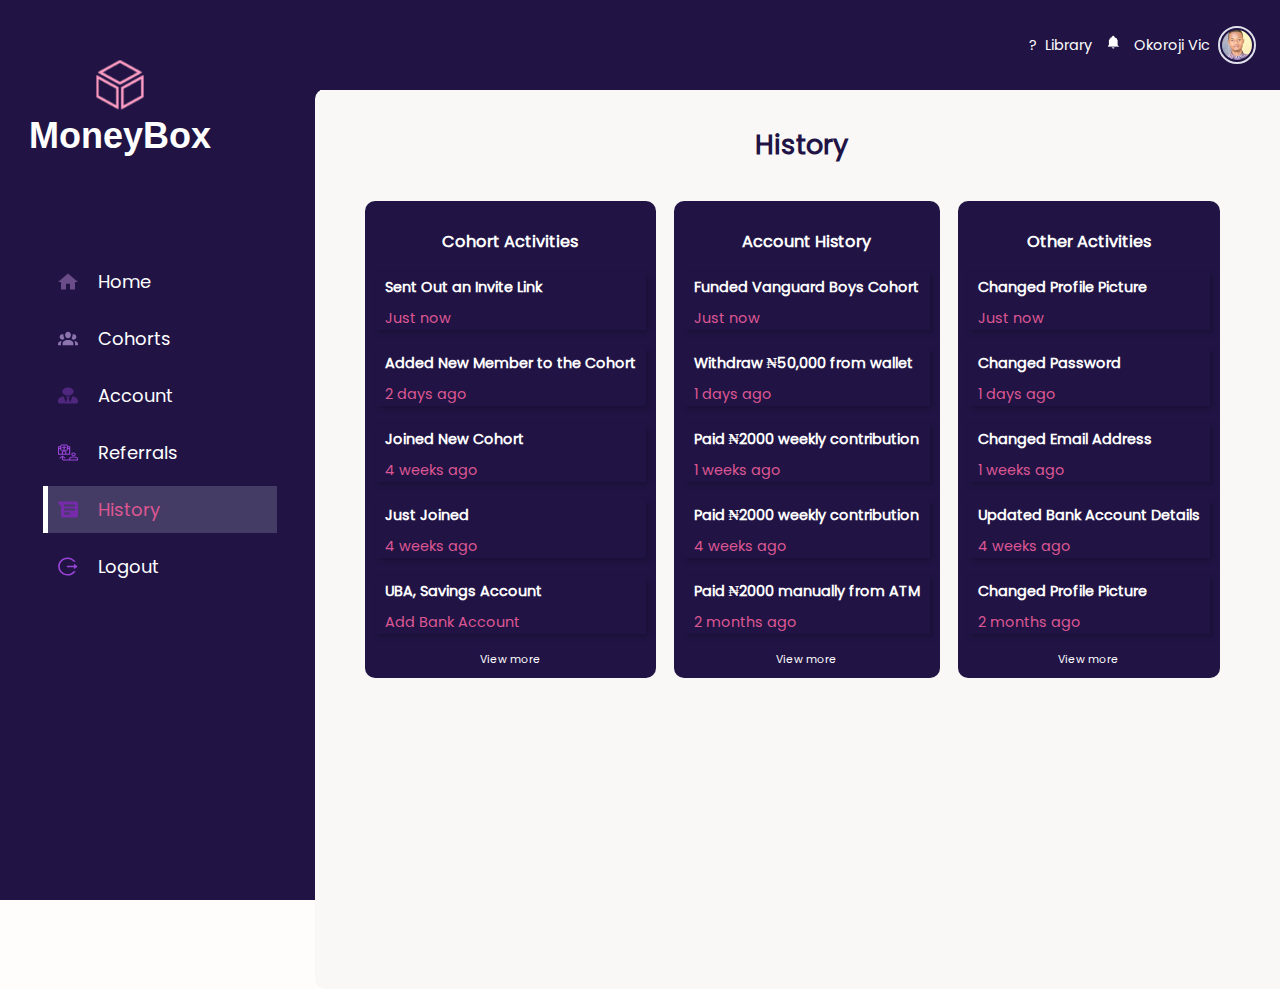
<file: dashboard_history.html>
<!DOCTYPE html>
<html lang="en">
	<head>
		<meta charset="UTF-8" />
		<meta http-equiv="X-UA-Compatible" content="IE=edge" />
		<meta name="viewport" content="width=device-width, initial-scale=1.0" />
		<!-- document title icon of varying sizes-->
		<link
			rel="apple-touch-icon"
			sizes="180x180"
			href="/assets/images/favicon_io/apple-touch-icon.png"
		/>
		<link
			rel="icon"
			type="image/png"
			sizes="32x32"
			href="/assets/images/favicon_io/favicon-32x32.png"
		/>
		<link
			rel="icon"
			type="image/png"
			sizes="16x16"
			href="/assets/images/favicon_io/favicon-16x16.png"
		/>
		<link rel="manifest" href="/site.webmanifest" />
		<!-- css stylesheet -->
		<link rel="stylesheet" href="./css/pop_ups.css" />
		<link rel="stylesheet" href="./css/style.css" />
		<link rel="stylesheet" href="./css/login_signup.css" />
		<link rel="stylesheet" href="./css/dashboard_home.css" />
		<link rel="stylesheet" href="./css/dashboard_history.css" />
		<title>MoneyBox | My History</title>
	</head>
	<body>
		<nav>
			<div class="top-bar">
				<a href="#">?</a>
				<a href="#" class="account-btn">Library</a>
				<a href="" id="notification-btn"
					><img src="./assets/images/bell_icon.png" alt="Notification Icon"
				/></a>
				<a href="./dashboard_account.html" id="username_display">Okoroji Vic</a>
				<a href="./dashboard_account.html"
					><div class="rounded-border">
						<img src="./assets/images/avatar2 2.jpg" alt="Victor's Portrait" /></div
				></a>
			</div>
			<div class="nav-bar-left">
				<header>
					<div class="hamburger">
						<div class="harm-bars"></div>
						<div class="harm-bars"></div>
						<div class="harm-bars"></div>
					</div>
					<div class="name-n-logo">
						<a href="./index.html"><img src="./assets/images/logo.png" alt="MoneyBox Logo" /></a>
						<h1><a href="./index.html">MoneyBox</a></h1>
					</div>
				</header>

				<div class="nav-item">
					<img src="./assets/images/home-icon.svg" alt="Home Icon" />
					<a href="./dashboard_home.html">Home</a>
				</div>
				<div class="nav-item">
					<img src="./assets/images/cohort-group.svg" alt="Cohort Group Icon" />
					<a href="./dashboard_cohort.html">Cohorts</a>
				</div>
				<div class="nav-item">
					<img src="./assets/images/account_icon.svg" alt="Account Icon" />
					<a href="./dashboard_account.html">Account</a>
				</div>
				<div class="nav-item">
					<img src="./assets/images/referrals.svg" alt="Referral Icon" />
					<a href="./dashboard_referral.html">Referrals</a>
				</div>
				<div class="nav-item active">
					<img src="./assets/images/History.svg" alt="History Icon" />
					<a href="./dashboard_history.html">History</a>
				</div>

				<div class="nav-item" id="logout">
					<img src="./assets/images/logout-icon.svg" alt="Logout Icon" />
					<a href="#">Logout</a>
				</div>
			</div>
		</nav>
		<main>
			<h1>History</h1>
			<section class="cards">
				<div class="card">
					<h3>Cohort Activities</h3>
					<div class="history">
						<p>Sent Out an Invite Link</p>
						<span href="#">Just now</span>
					</div>
					<div class="history">
						<p>Added New Member to the Cohort</p>
						<span href="#">2 days ago</span>
					</div>
					<div class="history">
						<p>Joined New Cohort</p>
						<span href="#">4 weeks ago</span>
					</div>
					<div class="history">
						<p>Just Joined</p>
						<span href="#">4 weeks ago</span>
					</div>
					<div class="history">
						<p>UBA, Savings Account</p>
						<span href="#">Add Bank Account</span>
					</div>
					<!-- NEW CARD -->
					 <div class="cohort__loader card_one_loader">
						</div> 
						<div id="card_one" >
						
						</div> 

					
					<a href="#" class="cardBtn" id="card_one_btn" onclick="viewMoreCohort('card_one')">View more</a>
				 </div>

				<div class="card">
					<h3>Account History</h3>
					<div class="history">
						<p>Funded Vanguard Boys Cohort</p>
						<span href="#">Just now</span>
					</div>
					<div class="history">
						<p>Withdraw &#8358;50,000 from wallet</p>
						<span href="#">1 days ago</span>
					</div>
					<div class="history">
						<p>Paid &#8358;2000 weekly contribution</p>
						<span href="#">1 weeks ago</span>
					</div>
					<div class="history">
						<p>Paid &#8358;2000 weekly contribution</p>
						<span href="#">4 weeks ago</span>
					</div>
					<div class="history">
						<p>Paid &#8358;2000 manually from ATM </p>
						<span href="#">2 months ago</span>
					</div>
										<div class="cohort__loader card_two_loader"></div>  

					<div id="card_two">
					
					</div>
				
					<a href="#" class="cardBtn" id="card_two_btn" onclick="viewMoreCohort('card_two')">View more</a>
				</div>
				<div class="card">
					<h3>Other Activities</h3>
					<div class="history">
						<p>Changed Profile Picture</p>
						<span href="#">Just now</span>
					</div>
					<div class="history">
						<p>Changed Password</p>
						<span href="#">1 days ago</span>
					</div>
					<div class="history">
						<p>Changed Email Address</p>
						<span href="#">1 weeks ago</span>
					</div>
					<div class="history">
						<p>Updated Bank Account Details</p>
						<span href="#">4 weeks ago</span>
					</div>
					<div class="history">
						<p>Changed Profile Picture</p>
						<span href="#">2 months ago</span>
					</div>
					<div class="cohort__loader card_three_loader"></div>

					 <div id="card_three" > 
					
					</div>
					
					<a href="#" class="cardBtn" id="card_three_btn" onclick="viewMoreCohort('card_three')">View more</a>
				</div>
			</section>
		</main>
		<div class="modal" id="library">
			<section class="popup__container">
				<h1>Library</h1>
				<img src="./assets/images/times.svg" alt="" class="hamburger" />
				<div class="links">
					<a href="#">Frequently Asked Questions</a>
					<a href="#">About Us</a>
					<a href="#">Terms Of Use</a>
					<a href="#">Privacy Policy</a>
					<a href="#">About Us</a>
					<a href="#">Pricing & Charges</a>
					<a href="#">Contact Us</a>
					<a href="#">Reviews</a>
				</div>
			</section>
		</div>


		<div class="modal confirmation_modal" id="logout_confirmation">
      <div class="modal_position">
        <section class="popup__container">
          <!-- <h1>Logout Confirmation</h1> -->
          <p>Confirm that you wish to Log Out</p>
          <div class="confirm_action">
            <button id="no" onclick="confirm_logout(event)">No</button>
            <button id="yes" onclick="confirm_logout(event)">Yes</button>
          </div>
          
        </section>
      </div>
    </div>


		<script src="./scripts/modal.js"></script>
		<script src="./scripts/dashboard.js"></script>
	</body>
	<script src="./js/dashboard_history.js"></script>
</html>
</file>
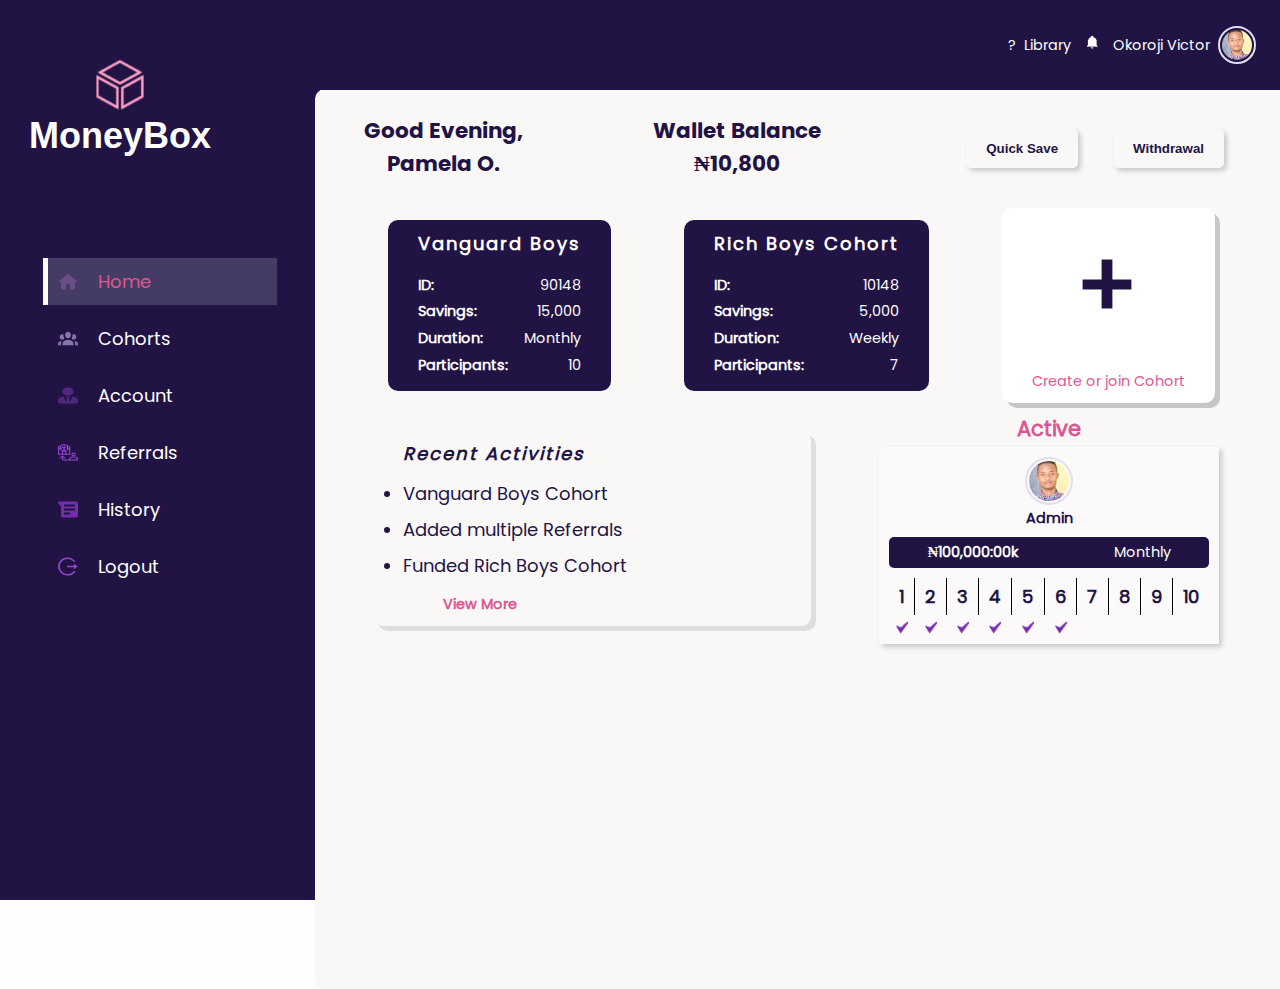
<file: dashboard_home.html>
<!DOCTYPE html>
<html lang="en">
  <head>
    <meta charset="UTF-8">
    <meta http-equiv="X-UA-Compatible" content="IE=edge">
    <meta name="viewport" content="width=device-width, initial-scale=1.0">
    <!-- document title icon of varying sizes-->
    <link rel="apple-touch-icon" sizes="180x180" href="/assets/images/favicon_io/apple-touch-icon.png">
    <link rel="icon" type="image/png" sizes="32x32" href="/assets/images/favicon_io/favicon-32x32.png">
    <link rel="icon" type="image/png" sizes="16x16" href="/assets/images/favicon_io/favicon-16x16.png">
    <link rel="manifest" href="/site.webmanifest">
    <!-- css stylesheet -->
    	<link rel="stylesheet" href="./css/style.css" />
    <link rel="stylesheet" href="./css/login_signup.css">
     <link rel="stylesheet" href="./css/dashboard_home.css">
    <link rel="stylesheet" href="./css/dashboard_cohort.css">
    	<!-- <link rel="stylesheet" href="./css/create_new_cohort.css" /> -->
      <link rel="stylesheet" href="./css/pop_ups.css">
    <title>MoneyBox | My Home</title>
  </head>
  <body>
    <!-- <div class="dummy"></div> -->
    <nav>
      <div class="top-bar">
        <a href="#">?</a>
        <a href="#" class="account-btn">Library</a>
        <a href="#" id="notification-btn"><img src="./assets/images/bell_icon.png" alt="Notification Icon"></a>
        <a href="./dashboard_account.html" id="username_display">Okoroji Victor</a>
        <a href="./dashboard_account.html"><div class="rounded-border"><img src="./assets/images/avatar2 2.jpg" alt="Victor's Portrait"></div></a>
      </div>
      <div class="nav-bar-left">
        <header>
          <div class="hamburger">
            <div class="harm-bars"></div>
            <div class="harm-bars"></div>
            <div class="harm-bars"></div>
          </div>
          <div class="name-n-logo">
            <a href="./index.html"><img src="./assets/images/logo.png" alt="MoneyBox Logo"/></a>
            <h1><a href="./index.html">MoneyBox</a></h1>
          </div>
        </header>
        <div class="nav-item active">
          <img src="./assets/images/home-icon.svg" alt="Home Icon">
          <a href="./dashboard_home.html" >Home</a>
        </div>
        <div class="nav-item">
          <img src="./assets/images/cohort-group.svg" alt="Cohort Group Icon">
          <a href="./dashboard_cohort.html">Cohorts</a>
        </div>
         <div class="nav-item ">
          <img src="./assets/images/account_icon.svg" alt="Account Icon">
          <a href="./dashboard_account.html">Account</a>
        </div>
        <div class="nav-item">
          <img src="./assets/images/referrals.svg" alt="Referral Icon">
          <a href="./dashboard_referral.html">Referrals</a>
        </div>
        <div class="nav-item">
          <img src="./assets/images/History.svg" alt="History Icon">
          <a href="./dashboard_history.html">History</a>
        </div>
       
        <div class="nav-item" id="logout">
          <img src="./assets/images/logout-icon.svg" alt="Logout Icon">
          <a href="#">Logout</a>
        </div>
      </div>
    </nav>
    <main>
      <section class="dashboard-top">
        <h2 class="greet-user">Good Evening, <br>Pamela O.</h2>
         <div>
          <h2 class="wallet-balance">Wallet Balance<br><span>&#8358;</span>10,800</h2>
        </div>
        <div>
          <button class="account-btn">Quick Save</button>
          <button class="account-btn"> Withdrawal</button>
        </div>
      </section>
      <section class="list-grid">
        <div class="existing-cohorts">
            <h2>Vanguard Boys</h2>
            <div class="cohort-data">
                <p>ID:</p>
                   <p>90148</p>
            </div>
            <div class="cohort-data">
                <p>Savings:</p>
                   <p> 15,000</p>
            </div>
            <div class="cohort-data">
                <p>Duration:</p>
                   <p>Monthly</p>
            </div>
            <div class="cohort-data">
                <p>Participants:</p>
                   <p>10</p>
            </div>
        </div>
        <div class="existing-cohorts">
            <h2>Rich Boys Cohort</h2>
            <div class="cohort-data">
                <p>ID:</p>
                   <p>10148</p>
            </div>
            <div class="cohort-data">
                <p>Savings:</p>
                   <p> 5,000</p>
            </div>
            <div class="cohort-data">
                <p>Duration:</p>
                   <p>Weekly</p>
            </div>
            <div class="cohort-data">
                <p>Participants:</p>
                   <p>7</p>
            </div>
        </div>
        <div class="existing-cohorts " id="create-cohort">
            <h2>+</h2>
           <p>Create or join Cohort</p>
           <span>
             <a href="#" class="account-btn">Create New Cohort</a><br>
             <a href="./open_cohort.html" target="_blank">Join Existing Cohort</a>
           </span>
        </div>
         <div class="existing-cohorts " id="recent-activities">
            <h2>Recent Activities</h2>
            <ul>
                <li>Vanguard Boys Cohort</li>
                <li>Added multiple Referrals</li>
                <li>Funded Rich Boys Cohort</li>
                </ul>
                <p><a href="./dashboard_history.html">View More</a></p>
            
        </div>
        <div href="./dashboard_cohort.html" class="list-grid-entry">
          <h3>Active</h3>
          <div class="list-grid-entry-body">
            <div class="rounded-border">
              <img src="./assets/images/avatar2 2.jpg" alt="Group Icon">
            </div>
            <p>Admin</p>
            <div class="horiz-bar">
              <p><span>&#8358;</span>100,000:00<span>k</span></p>
              <p></span>Monthly</p>
            </div>
            <div class="check-periods">
              <div class="check-period"><span class="period-number">1</span> <img src="./assets/images/checkbox.png" alt="Checked"></div>
              <div class="check-period"><span class="period-number">2</span> <img src="./assets/images/checkbox.png" alt="Checked"></div>
              <div class="check-period"><span class="period-number">3</span> <img src="./assets/images/checkbox.png" alt="Checked"></div>
              <div class="check-period"><span class="period-number">4</span> <img src="./assets/images/checkbox.png" alt="Checked"></div>
              <div class="check-period"><span class="period-number">5</span> <img src="./assets/images/checkbox.png" alt="Checked"></div>
              <div class="check-period"><span class="period-number">6</span> <img src="./assets/images/checkbox.png" alt="Checked"></div>
              <div class="check-period"><span class="period-number">7</span> </div>
              <div class="check-period"><span class="period-number">8</span> </div>
              <div class="check-period"><span class="period-number">9</span> </div>
              <div class="check-period"><span class="period-number">10</span> </div>
            </div>
            
          </div>
        </div>
      </section>
        
    </main>
    <div class="modal" id="library">
      <section class="popup__container">
        <h1>Library</h1>
        <img src="./assets/images/times.svg" alt="" class="hamburger" />
        <div class="links">
          <a href="#">Frequently Asked Questions</a>
          <a href="#">About Us</a>
          <a href="#">Terms Of Use</a>
          <a href="#">Privacy Policy</a>
          <a href="#">About Us</a>
          <a href="#">Pricing & Charges</a>
          <a href="#">Contact Us</a>
          <a href="#">Reviews</a>
        </div>
			</section>
		</div>
     <div class="modal" id="quick__save">
			<section class="popup__container">
				<img src="./assets/images/times.svg" alt="" class="hamburger" />
				<h1>Quick Save</h1>
				<p>
					You have no registered card on your account. Click on the account page to add a debit card to be used for wallet top-up
					and cohort payment
				</p>
        <form action="" id="quick-save-form" class="forms" name="quick-save-form" onsubmit="return validateSave(event)">
          <div class="quick__save">
            <div class="select__options">
              <label for="savings">Select mode of savings</label>
              <select name="savings" id="savings">
                <option value="wallet">Make savings from wallet</option>
                <option value="bank account">Make savings from bank account</option>
              </select>
            </div>
              <div class="select__options">
                <label for="debit__card">Select debit card</label>
                <select name="destination" id="debit__card">
                  <option value="debit1">Card1</option>
                  <option value="debit2">Card2</option>
                </select>
              </div>
              <input
              type="text"
              name="save"
              id="save"
              class="input"
              placeholder="Enter Amount to Save"
              />
                <button type="submit" class="button">Make Payment</button>
          </div>
        </form>
			</section>
		</div>
    <div class="modal" id="quick__withdrawal">
			<section class="popup__container">
        		<img src="./assets/images/times.svg" alt="" class="hamburger" />
				<h1>Withdrawal</h1>
				<div class="withdraw__funds">
					<h2>Withdraw Funds</h2>
					<div class="withdraw__intro">
						<h3>Available Balance &#8358;50,000</h3>
						<p>Withdraw anytime without penalty</p>
					</div>
          	<button class="button" id="request-withdrawal">Withdrawal</button>
        </div>
			</section>
			<section class="popup__container" id="withdraw__contribution">
				<h1>Withdraw</h1>
				<div class="avatar">
					<img src="./assets/images/avatar2 2.jpg" alt="Group Icon" id="avatar__img" />
				</div>
				<h2>
					Wallet Balance <br />
					&#8358;115,400</h2
				>
        <form action="" id="withdraw-form" class="forms" name="withdraw-form" onsubmit="return validateWithdraw(event)">
          <div class="withdraw__form">
            <input type="text" class="input" id="amount" placeholder="Amount to withdraw" />
            <input type="tel" class="input" id="phone" placeholder="Enter phone number to generate OTP" />
            <input type="password" id="password" placeholder="Enter password" class="input" />
            <button type="submit" class="button">Withdraw Fund</button>
          </div>
        </form>
			</section>
		</div>
    <div class="modal" >
      <section class="popup__container" id="create__cohort">
          <img src="./assets/images/times.svg" alt="" class="hamburger">
        <h1>Create New Cohort</h1>
        <div class="cohort__text">
          <p>start a rotary contribution with people</p>
          <p>
            You will be an admin of the group.You can make us admin by clicking
            here
          </p>
        </div>
        <div class="cohort__form">
          <form action="" id="cohort-form" class="forms" name="cohort-form" onsubmit="return validateCohort(event)">
              <input type="text" id="name" placeholder="Cohort name" class="input" />
              <input type="" id="amount" placeholder="Amount to be Contributed" class="input amounts"/>
              <input
                type="number"
                id="peoples"
                placeholder="Number of people expected e.g 5, 10, open"
                class="input"
              />
              <input
                type="date"
                id="name"
                placeholder="start date e.g 2/10/2022"
                class="input"
              />
            <div class="sum">
              <p>Lump Sum: &#8358;50,000</p>
              <div class="select__options">
              <label for="Contribution Cycle">Contribution Cycle</label>
              <select name="contribution Cycle" id="Contribution Cycle">
                <option value="Monthly">Montly</option>
                <option value="Weekly">Weekly</option>
                <option value="Daily">Daily</option>
              </select>
            </div>
      
            <section class="rotation__system">
              <h2>Rotation Style</h2>
              <div class="rotation__style">
                <div class="rotation">
                  <label for="random">Random</label>
                  <input type="radio" name="rotation" id="random">
                  <p>Moneybox randomly picks rotary number for Participants</p>
                </div>
                <div class="rotation">
                  <label for="custom">Custom</label>
                  <input type="radio" name="rotation" id="custom">
                  <p>Cohort Admin determine who receives first</p>
                </div>
                <div class="rotation">
                  <label for="first-come-first-have">First come first have</label>
                  <input type="radio" name="rotation" id="first-come-first-have">
                  <p>
                    Members pick their preferred rotary number upon joining the
                    cohort
                  </p>
                </div>
              </div>
            </section>
            <h2>select payment style</h2>
            <section class="payment__style">
              <div class="payment">
                <input type="radio" name="payment" id="random">
                <h3>Auto-deduction</h3>
                <p>(Recommended)</p>
              </div>
              <div class="payment">
                <input type="radio" name="payment" id="random">
                <h3>Manual payment</h3>
              </div>
            </section>
                <button type="submit" class="button">Create</button>
          </form>
        </div>
      </section>
	  </div>
    <div class="notification__container">
      <section  class="notification">
          <h1>Notification</h1>
          <div class="notification__image">
              <img src="./assets/images/Vector.svg" alt="">
              <img src="./assets/images/arrow.svg" alt="" class="close-notification-btn" >
          </div>
      </section>
    </div>

    <div class="modal confirmation_modal" id="logout_confirmation">
      <div class="modal_position">
        <section class="popup__container">
          <!-- <h1>Logout Confirmation</h1> -->
          <p>Confirm that you wish to Log Out</p>
          <div class="confirm_action">
            <button id="no" onclick="confirm_logout(event)">No</button>
            <button id="yes" onclick="confirm_logout(event)">Yes</button>
          </div>
          
        </section>
      </div>
    </div>

    <script src="./scripts/modal.js"></script>
    <script src="./scripts/validation.js"></script>
    <script src="./scripts/cohort.js"></script>
  </body>
  <script src="./scripts/dashboard.js"></script>
</html>
</file>
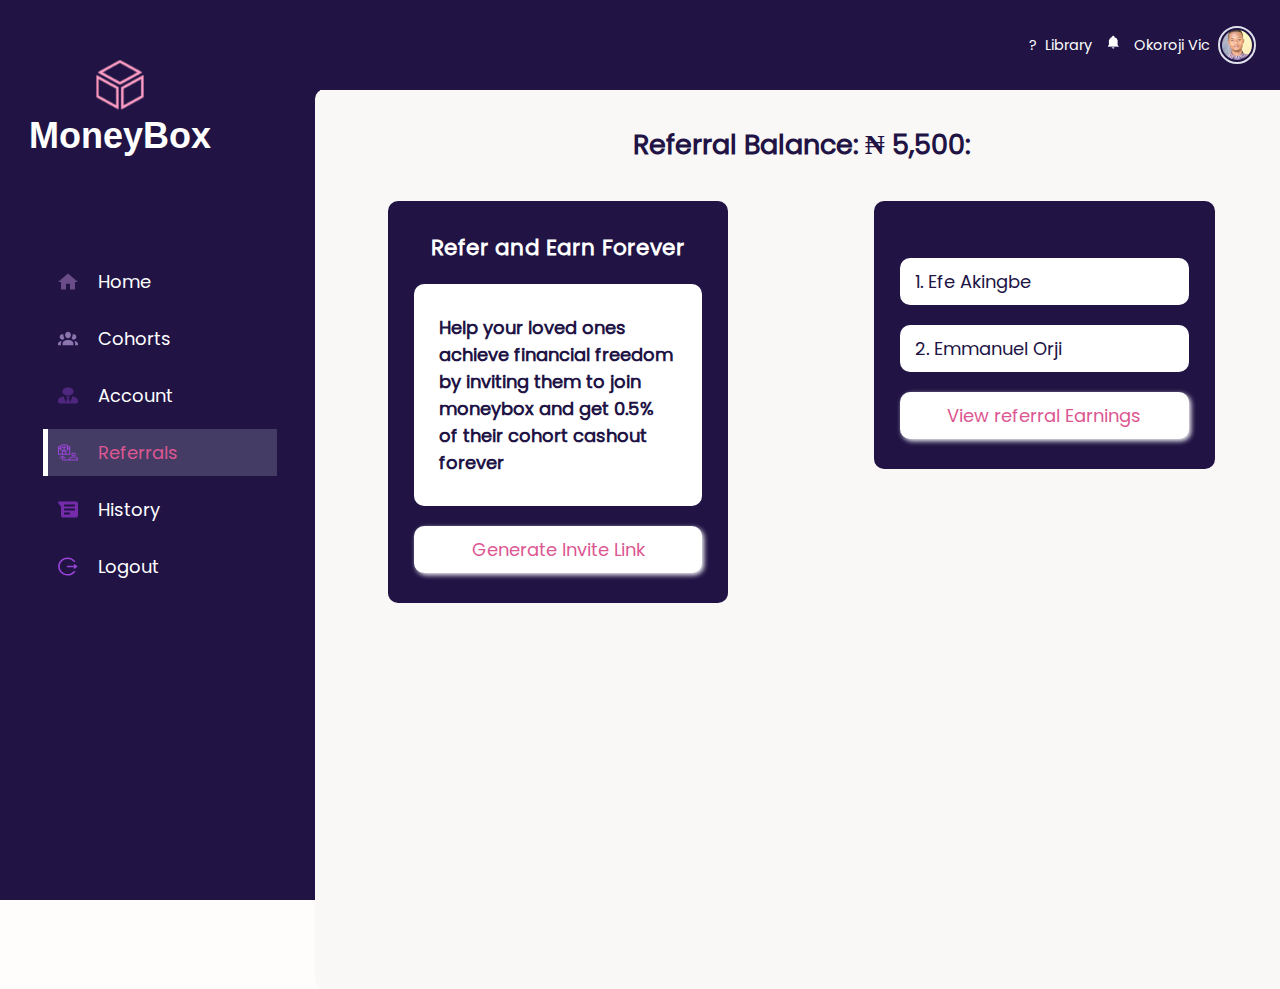
<file: dashboard_referral.html>
<!DOCTYPE html>
<html lang="en">
	<head>
		<meta charset="UTF-8" />
		<meta http-equiv="X-UA-Compatible" content="IE=edge" />
		<meta name="viewport" content="width=device-width, initial-scale=1.0" />
		<!-- document title icon of varying sizes-->
		<link
			rel="apple-touch-icon"
			sizes="180x180"
			href="/assets/images/favicon_io/apple-touch-icon.png"
		/>
		<link
			rel="icon"
			type="image/png"
			sizes="32x32"
			href="/assets/images/favicon_io/favicon-32x32.png"
		/>
		<link
			rel="icon"
			type="image/png"
			sizes="16x16"
			href="/assets/images/favicon_io/favicon-16x16.png"
		/>
		<link rel="manifest" href="/site.webmanifest" />
		<!-- css stylesheet -->
		<link rel="stylesheet" href="./css/pop_ups.css" />
		<link rel="stylesheet" href="./css/style.css" />
		<link rel="stylesheet" href="./css/login_signup.css" />
		<link rel="stylesheet" href="./css/dashboard_home.css" />
		<link rel="stylesheet" href="./css/dashboard_referral.css" />
		<title>MoneyBox | Referral</title>
	</head>
	<body>
		<nav>
			<div class="top-bar">
				<a href="#">?</a>
				<a href="#" class="account-btn">Library</a>
				<a href="#" id="notification-btn"
					><img src="./assets/images/bell_icon.png" alt="Notification Icon"
				/></a>
				<a href="./dashboard_account.html" id="username_display">Okoroji Vic</a>
				<a href="./dashboard_account.html"
					><div class="rounded-border"
						><img src="./assets/images/avatar2 2.jpg" alt="Victor's Portrait" /></div
				></a>
			</div>
			<div class="nav-bar-left">
				<header>
					<div class="hamburger">
						<div class="harm-bars"></div>
						<div class="harm-bars"></div>
						<div class="harm-bars"></div>
					</div>
					<div class="name-n-logo">
						<a href="./index.html"><img src="./assets/images/logo.png" alt="MoneyBox Logo" /></a>
						<h1><a href="./index.html">MoneyBox</a></h1>
					</div>
				</header>
				<div class="nav-item">
					<img src="./assets/images/home-icon.svg" alt="Home Icon" />
					<a href="./dashboard_home.html">Home</a>
				</div>
				<div class="nav-item">
					<img src="./assets/images/cohort-group.svg" alt="Cohort Group Icon" />
					<a href="./dashboard_cohort.html">Cohorts</a>
				</div>
				<div class="nav-item">
					<img src="./assets/images/account_icon.svg" alt="Account Icon" />
					<a href="./dashboard_account.html">Account</a>
				</div>
				<div class="nav-item active">
					<img src="./assets/images/referrals.svg" alt="Referral Icon" />
					<a href="./dashboard_referral.html">Referrals</a>
				</div>
				<div class="nav-item">
					<img src="./assets/images/History.svg" alt="History Icon" />
					<a href="./dashboard_history.html">History</a>
				</div>

				<div class="nav-item" id="logout">
					<img src="./assets/images/logout-icon.svg" alt="Logout Icon" />
					<a href="#">Logout</a>
				</div>
			</div>
		</nav>
		<main>
			<h1>Referral Balance: &#8358; 5,500:</h1>
			<section class="cards">
				<div class="card">
					<h2>Refer and Earn Forever</h2>
					<div class="microCard">
						<p>
							Help your loved ones achieve financial freedom by inviting them to join moneybox and
							get 0.5% of their cohort cashout forever
						</p>
					</div>
					<a href="#" class="cardBtn">Generate Invite Link</a>
				</div>
				<div class="card">
					<h4>Referral List</h4>
					<ol class="numberList">
						<li>Efe Akingbe</li>
						<li>Emmanuel Orji</li>
					</ol>
					<a href="#" class="cardBtn">View referral Earnings</a>
				</div>
			</section>
		</main>
		<div class="modal" id="library">
			<section class="popup__container">
				<h1>Library</h1>
				<img src="./assets/images/times.svg" alt="" class="hamburger" />
				<div class="links">
					<a href="#">Frequently Asked Questions</a>
					<a href="#">About Us</a>
					<a href="#">Terms Of Use</a>
					<a href="#">Privacy Policy</a>
					<a href="#">About Us</a>
					<a href="#">Pricing & Charges</a>
					<a href="#">Contact Us</a>
					<a href="#">Reviews</a>
				</div>
			</section>
		</div>
		<div class="notification__container">
			<section class="notification">
				<h1>Notification</h1>
				<div class="notification__image">
					<img src="./assets/images/Vector.svg" alt="" />
					<img src="./assets/images/arrow.svg" alt="" class="close-notification-btn" />
				</div>
			</section>
		</div>

		<div class="modal confirmation_modal" id="logout_confirmation">
      <div class="modal_position">
        <section class="popup__container">
          <!-- <h1>Logout Confirmation</h1> -->
          <p>Confirm that you wish to Log Out</p>
          <div class="confirm_action">
            <button id="no" onclick="confirm_logout(event)">No</button>
            <button id="yes" onclick="confirm_logout(event)">Yes</button>
          </div>
          
        </section>
      </div>
    </div>

		<script src="./scripts/modal.js"></script>
		
	</body>
	<script src="./scripts/dashboard.js"></script>
</html>
</file>
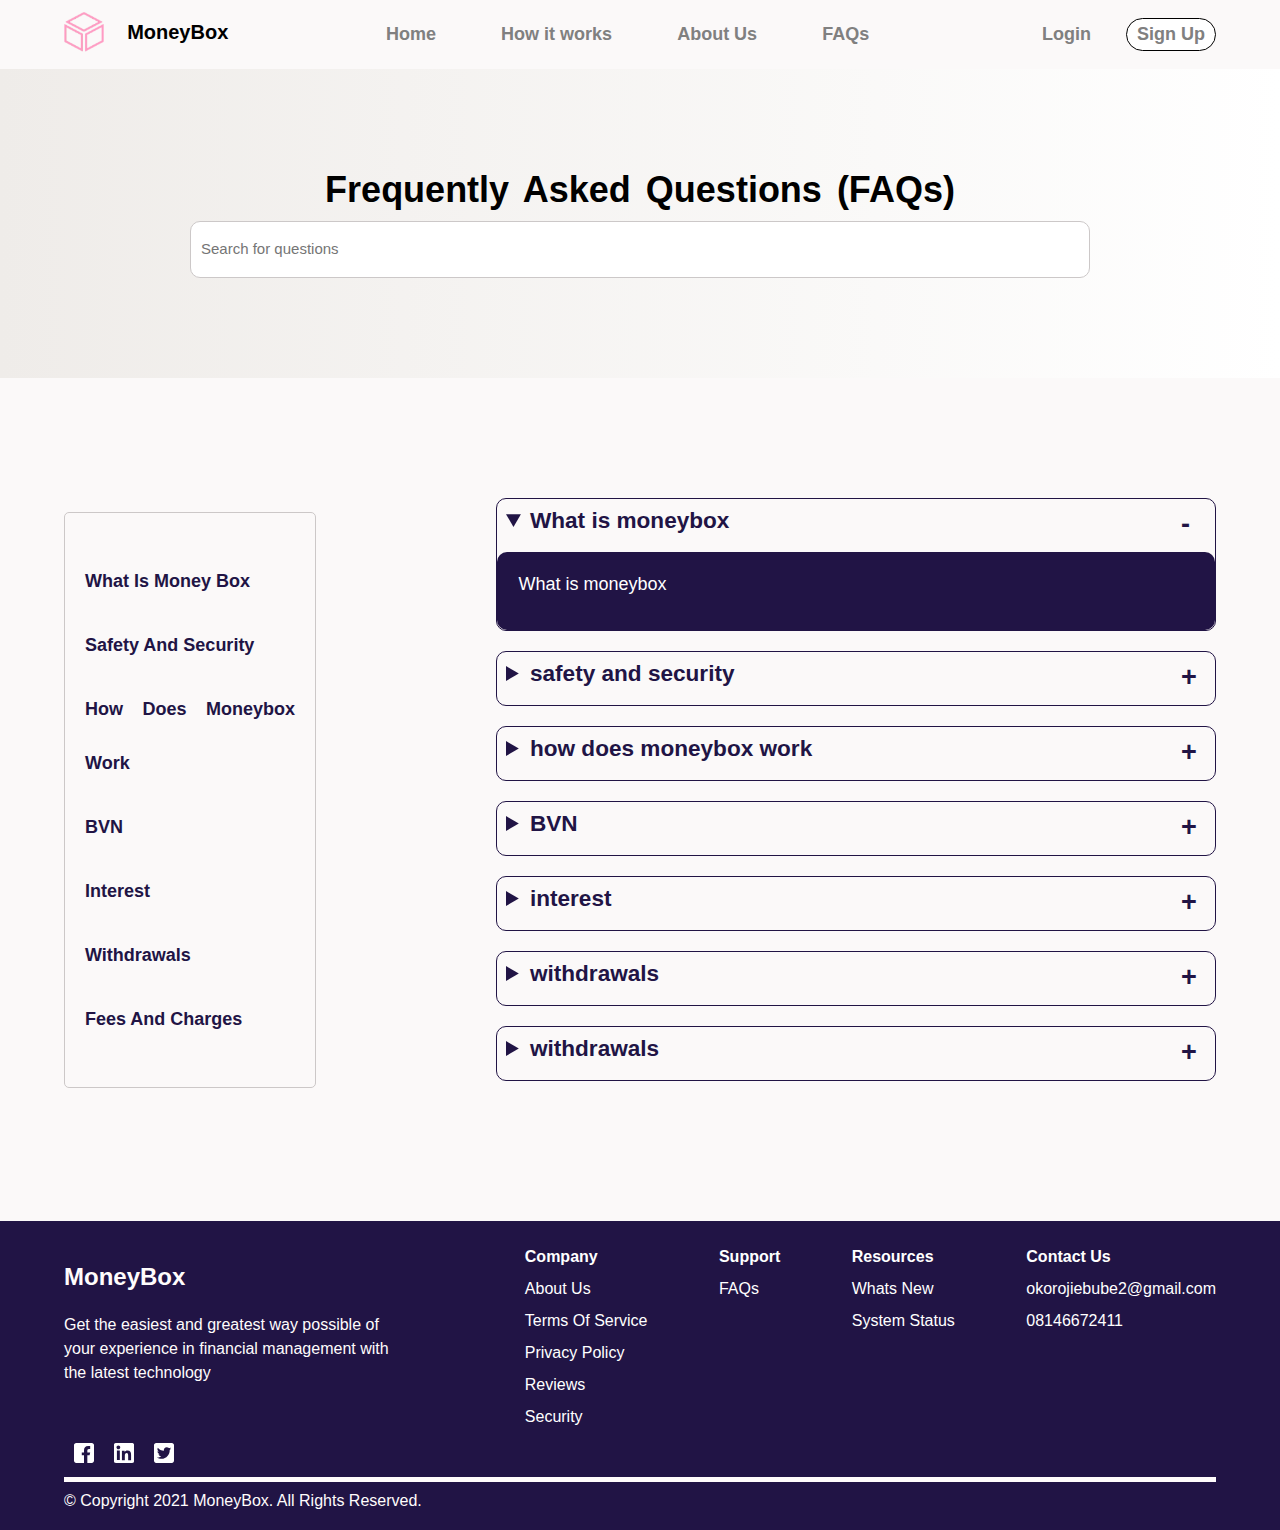
<file: faq.html>
<!DOCTYPE html>
<html lang="en">

<head>
    <meta charset="UTF-8" />
    <meta name="viewport" content="width=device-width, initial-scale=1.0" />
    <title>
      MoneyBox | FAQs
    </title>
    <meta name="description"
        content="MoneyBox is an online peer-to-peer, crowdsourcing platform. It operates as an online community that enables groups of people such as partners, friends or strangers come together to pool money and take turns receiving the total amount contributed." />
    <!-- document title icon of varying sizes-->
    <link rel="apple-touch-icon" sizes="180x180" href="/assets/images/favicon_io/apple-touch-icon.png" />
    <link rel="icon" type="image/png" sizes="32x32" href="/assets/images/favicon_io/favicon-32x32.png" />
    <link rel="icon" type="image/png" sizes="16x16" href="/assets/images/favicon_io/favicon-16x16.png" />
    <link rel="manifest" href="/site.webmanifest" />
    <!-- css stylesheet -->
    <link rel="stylesheet" href="css/style.css" />
    <link rel="stylesheet" href="./css/faq.css">
    <!-- google fonts -->
    <link rel="preconnect" href="https://fonts.googleapis.com" />
    <link rel="preconnect" href="https://fonts.gstatic.com" crossorigin />
    <link href="https://fonts.googleapis.com/css2?family=Roboto:wght@300;400;500;700&display=swap" rel="stylesheet" />
    
    
</head>

<body>
    <div class="title__container">
        <header class="title">
            <div class="title__logo">
                <a href="index.html"><img src="./assets/images/logo.png" alt="MoneyBox" /></a>
                <h1><a href="index.html">MoneyBox</a></h1>
            </div>
            <nav>
                <ul>
                    <li>
                        <a href="index.html">Home</a>
                    </li>
                    <li>
                        <a href="how_it_works.html">How it works</a>
                    </li>
                    <li>
                        <a href="about.html">About Us</a>
                    </li>
                    <li>
                        <a href="faq.html">FAQs</a>
                    </li>
                </ul>
            </nav>
            <div class="title__signup">
                <a href="login.html">Login</a>
                <a href="sign_up.html">Sign Up</a>
            </div>
        </header>
    </div>
    <div class="observer"></div>
        <main>
                <section id="search_faq">
                    <label for="">frequently asked questions (FAQs)</label>
                    <div class="my_input">
                        <input type="text" placeholder="Search for questions">
                    </div>
                </section>
                <div class="wrapper">
                <section id="question_and_answer">
                <ul class="questions">
                    <li>What is money box</li>
                    <li>safety and security</li>
                    <li>how does moneybox work</li>
                    <li>BVN</li>
                    <li>interest</li>
                    <li>withdrawals</li>
                    <li>Fees and charges</li>
                </ul>
                <div id="accordion">

                    <details open>
                        <summary>What is moneybox</summary>
                        <div class="answer">
                            <p>
                                What is moneybox
                            </p>
                        </div>
                    </details>
                       
                    <details>
                     <summary>safety and security</summary>
                        <div class="answer">
                            <p>
                                safety and security
                            </p>
                        </div>
                    </details>
                   
                    <details>
                     <summary>how does moneybox work</summary>
                        <div class="answer">
                            <p>
                                how does moneybox work
                            </p>
                        </div>
                    </details>
                   
                    <details>
                     <summary>BVN</summary>
                        <div class="answer">
                            <p>
                                BVN
                            </p>
                        </div>
                    </details>
                   
                    <details>
                        <summary>interest</summary>
                        <div class="answer">
                            <p>
                                interest
                            </p>
                        </div>
                    </details>

                    <details>
                        <summary>withdrawals</summary>
                        <div class="answer">
                            <p>
                            withdrawals
                            </p>
                        </div>
                    </details>

                    <details>
                        <summary>withdrawals</summary>
                        <div class="answer">
                            <p>
                                withdrawals
                            </p>
                        </div>
                    </details>
                    
                </div>
                
            </section>
        </main>
    </div>  
        <footer>
			<div class="footer__container">
				<div class="footer__items">
					<div class="footer__title">
						<h2>MoneyBox</h2>
						<p>
							Get the easiest and greatest way possible of your experience in financial management
							with the latest technology
						</p>
					</div>
					<div class="footer__navigations">
						<div class="footer__navigation">
							<h4><a href="#">Company</a></h4>
							<p><a href="#">About Us</a></p>
							<p><a href="#">Terms Of Service</a></p>
							<p><a href="#">Privacy Policy</a></p>
							<p><a href="#">Reviews</a></p>
							<p><a href="#">Security</a></p>
						</div>
						<div class="footer__navigation">
							<h4><a href="#">Support</a></h4>
							<p><a href="#">FAQs</a></p>
						</div>
						<div class="footer__navigation">
							<h4><a href="#">Resources</a></h4>
							<p><a href="#">Whats New</a></p>
							<p><a href="#">System Status</a></p>
						</div>
						<div class="footer__navigation">
							<h4><a href="#">Contact Us</a></h4>
							<p><a href="#">okorojiebube2@gmail.com</a></p>
							<p><a href="#">08146672411</a></p>
						</div>
					</div>
				</div>
				<div class="social__icons">
					<a href="#"><img src="./assets/images/facebook.svg" alt="facebook" /></a>
					<a href="#"><img src="./assets/images/linkedin.svg" alt="linkedin" /></a>
					<a href="#"><img src="./assets/images/twitter.svg" alt="twitter" /></a>
				</div>
				<p class="line"></p>
				<p>&copy; Copyright 2021 MoneyBox. All Rights Reserved.</p>
			</div>
		</footer>
</body>

<script src="./scripts/animations.js"></script>

</html>
</file>
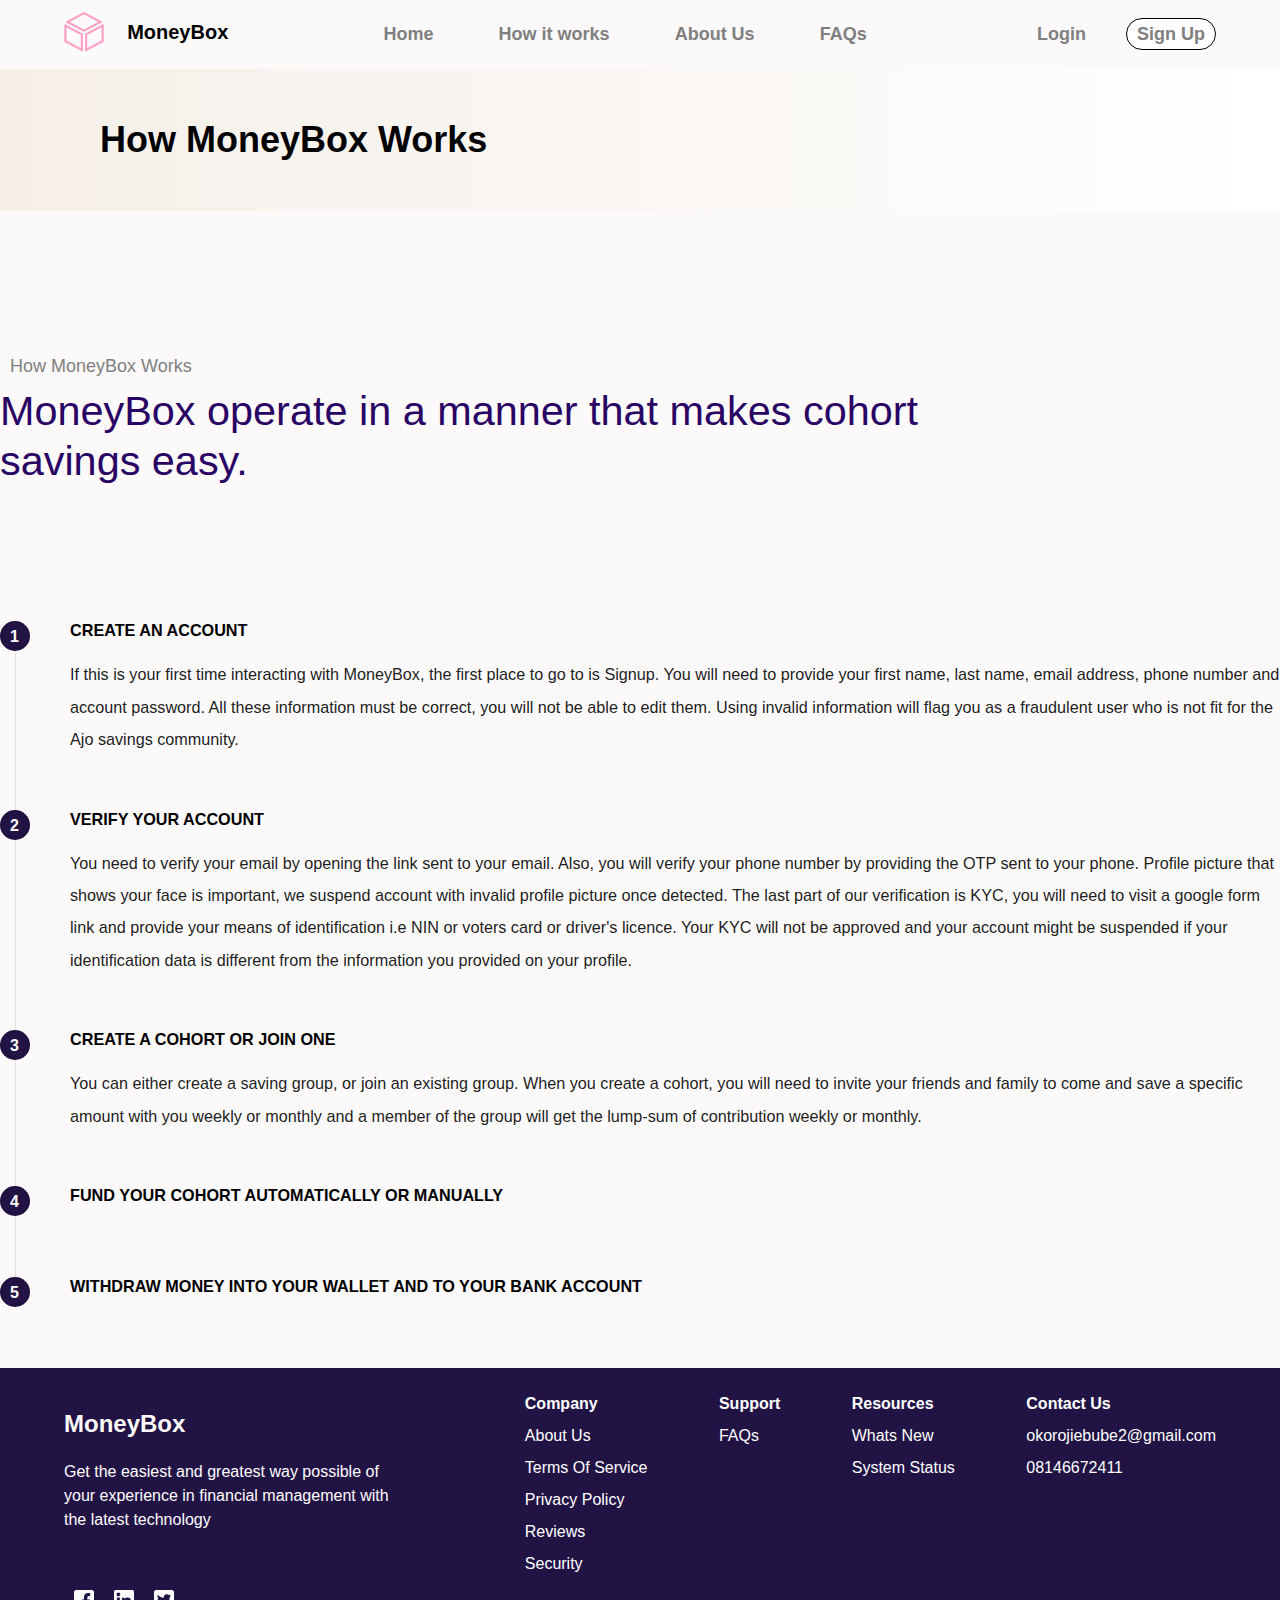
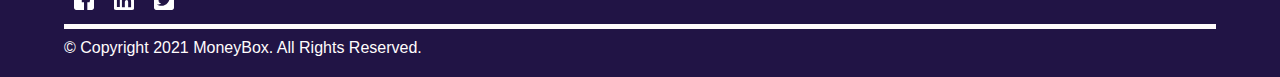
<file: how_it_works.html>
<!DOCTYPE html>
<html lang="en">
	<head>
		<meta charset="UTF-8" />
		<meta name="viewport" content="width=device-width, initial-scale=1.0" />
		<title>MoneyBox | How It Works </title>
		<meta
			name="description"
			content="MoneyBox is an online peer-to-peer, crowdsourcing platform. It operates as an online community that enables groups of people such as partners, friends or strangers come together to pool money and take turns receiving the total amount contributed."
		/>
		<!-- document title icon of varying sizes-->
		<link
			rel="apple-touch-icon"
			sizes="180x180"
			href="/assets/images/favicon_io/apple-touch-icon.png"
		/>
		<link
			rel="icon"
			type="image/png"
			sizes="32x32"
			href="/assets/images/favicon_io/favicon-32x32.png"
		/>
		<link
			rel="icon"
			type="image/png"
			sizes="16x16"
			href="/assets/images/favicon_io/favicon-16x16.png"
		/>
		<link rel="manifest" href="/site.webmanifest" />
		<!-- css stylesheet -->
		<link rel="stylesheet" href="css/style.css" />
		<link rel="stylesheet" href="css/how_it_works.css" />
		<!-- google fonts -->
		<link rel="preconnect" href="https://fonts.googleapis.com" />
		<link rel="preconnect" href="https://fonts.gstatic.com" crossorigin />
		<link
			href="https://fonts.googleapis.com/css2?family=Roboto:wght@300;400;500;700&display=swap"
			rel="stylesheet"
		/>
	</head>

	<body>
		<div class="how_it_works" >
			<div class="title__container" >
				<header class="title" >
					<div class="title__logo"class='row'>
						<a href="index.html"><img src="./assets/images/logo.png" alt="MoneyBox" /></a>
						<h1><a href="index.html">MoneyBox</a></h1>
					</div>
					<nav class="row">
						<ul>
							<li>
								<a href="index.html">Home</a>
							</li>
							<li>
								<a href="./how_it_works.html">How it works</a>
							</li>
							<li>
								<a href="./about.html">About Us</a>
							</li>
							<li>
								<a href="faq.html">FAQs</a>
							</li>
						</ul>
					</nav>
					<div class="title__signup"  >
						<div class="row_one">
							<a href="login.html">Login</a>
							<a href="sign_up.html">Sign Up</a>
						</div>
					</div>
				</header>
			</div>
			<!-- <div class="observer"></div> -->

			<!-- <div class="wrapper"> -->
			<main>
				<div class="instruction">
					<div class="instruction__title" class='row'></div>
						<h1 class="intro__title">How MoneyBox Works</h1>
						<span></span>
					</div>
					<div class="instruction__intro" class='row'>
						<h2>How MoneyBox Works</h2>
						<p>MoneyBox operate in a manner that makes cohort savings easy.</p>
					</div>
					<div class="procedures">
						<div class="procedure" class= 'row'>
							<div class="numbers intro__title">
								<span>1</span>
							</div>
							<div class="procedure-content" class= 'row'>
								<h3>CREATE AN ACCOUNT</h3>
								<p class="first"
									>If this is your first time interacting with MoneyBox, the first place to go to is
									Signup. You will need to provide your first name, last name, email address, phone
									number and account password. All these information must be correct,
									you will not be able to edit them. Using invalid information will flag you as a
									fraudulent user who is not fit for the Ajo savings community.</p
								>
							</div>	
						</div>
						 <div class="procedure" class='row'>
							<div class="numbers intro__title" class='row'>
								<span>2</span>
						    </div>
							<div class="procedure-content" class='row'>
									<h3>VERIFY YOUR ACCOUNT</h3>
									<p class="second"> You need to verify your email by opening the link sent to your email. Also, you will verify your phone number by providing the
										OTP sent to your phone. Profile picture that shows your face is important, we
										suspend account with invalid profile picture once detected. The last part of our
										verification is KYC, you will need to visit a google form link and provide your
										means of identification i.e NIN or voters card or driver's licence. Your KYC will
										not be approved and your account might be suspended if your identification data is
										different from the information you provided on your profile.</p>
							</div>	
						</div>
						<div class="procedure" class='row'>
							<div class="numbers intro__title" class='row'>
								<span>3</span>
							</div>
							<div class="procedure-content" class='row'>
								<h3>CREATE A COHORT OR JOIN ONE</h3>
								<p class="third"
								>You can either create a saving group, or join an existing group. When you create a cohort, you will
								need to invite your friends and family to come and save a specific amount with you
								weekly or monthly and a member of the group will get the lump-sum of contribution
								weekly or monthly.</p>
							</div>
						</div>
						 <div class="procedure" class='row'>
							<div class="numbers intro__title" class='row'>
								<span>4</span>
							</div>
							<div class="procedure-content" class='row'>
								<h3>FUND YOUR COHORT AUTOMATICALLY OR MANUALLY</h3>
							</div>
						</div>
						<div class="procedure" class='row'>
							<div class="numbers intro__title">
								<span>5</span>
							</div>
							<div class="procedure-content" class='row'>
								<h3>WITHDRAW MONEY INTO YOUR WALLET AND TO YOUR BANK ACCOUNT</h3>
							</div>
						</div>
					</div>
				</div>
			</main>
		</div>

		<footer>
			<div class="footer__container" class='row'>
				<div class="footer__items" class='row'>
					<div class="footer__title" class='row'>
						<h2>MoneyBox</h2>
						<p>
							Get the easiest and greatest way possible of your experience in financial management
							with the latest technology
						</p>
					</div>
					<div class="footer__navigations" class='row'>
						<div class="footer__navigation" class=row>
							<h4><a href="#">Company</a></h4>
							<p><a href="#">About Us</a></p>
							<p><a href="#">Terms Of Service</a></p>
							<p><a href="#">Privacy Policy</a></p>
							<p><a href="#">Reviews</a></p>
							<p><a href="#">Security</a></p>
						</div>
						<div class="footer__navigation"class=row>
							<h4><a href="#">Support</a></h4>
							<p><a href="#">FAQs</a></p>
						</div>
						<div class="footer__navigation" class=row>
							<h4><a href="#">Resources</a></h4>
							<p><a href="#">Whats New</a></p>
							<p><a href="#">System Status</a></p>
						</div>
						<div class="footer__navigation" class='row'>
							<h4><a href="#">Contact Us</a></h4>
							<p><a href="#">okorojiebube2@gmail.com</a></p>
							<p><a href="#">08146672411</a></p>
						</div>
					</div>
				</div>
				<div class="social__icons">
					<a href="#"><img src="./assets/images/facebook.svg" alt="facebook" /></a>
					<a href="#"><img src="./assets/images/linkedin.svg" alt="linkedin" /></a>
					<a href="#"><img src="./assets/images/twitter.svg" alt="twitter" /></a>
				</div>
				<p class="line"></p>
				<p>&copy; Copyright 2021 MoneyBox. All Rights Reserved.</p>
			</div>
		</footer>
		<script>
			let procedure = document.querySelector('.procedures');
let numbers = document.querySelectorAll('.numbers');
let myText = document.querySelector('.first');
let myText2 = document.querySelector('.second');
let myText3 = document.querySelector('.third');

const proceduresObserver = new IntersectionObserver((entries, observer) => {
	entries.forEach(entry => {
		if (entry.isIntersecting) {
			numbers.forEach(number =>{
				number.classList.add('intro__title');
			}) 
			myText.classList.add('first');
			myText2.classList.add('second');
			myText3.classList.add('third');
		} else {
			numbers.forEach(number =>{
				number.classList.remove('intro__title');
			}) 
			myText.classList.remove('first');
			myText2.classList.remove('second');
			myText3.classList.remove('third');
		}
	});
});

proceduresObserver.observe(procedure);
		</script>
		<script src="./scripts/animations.js"></script>
	</body>
</html>
</file>
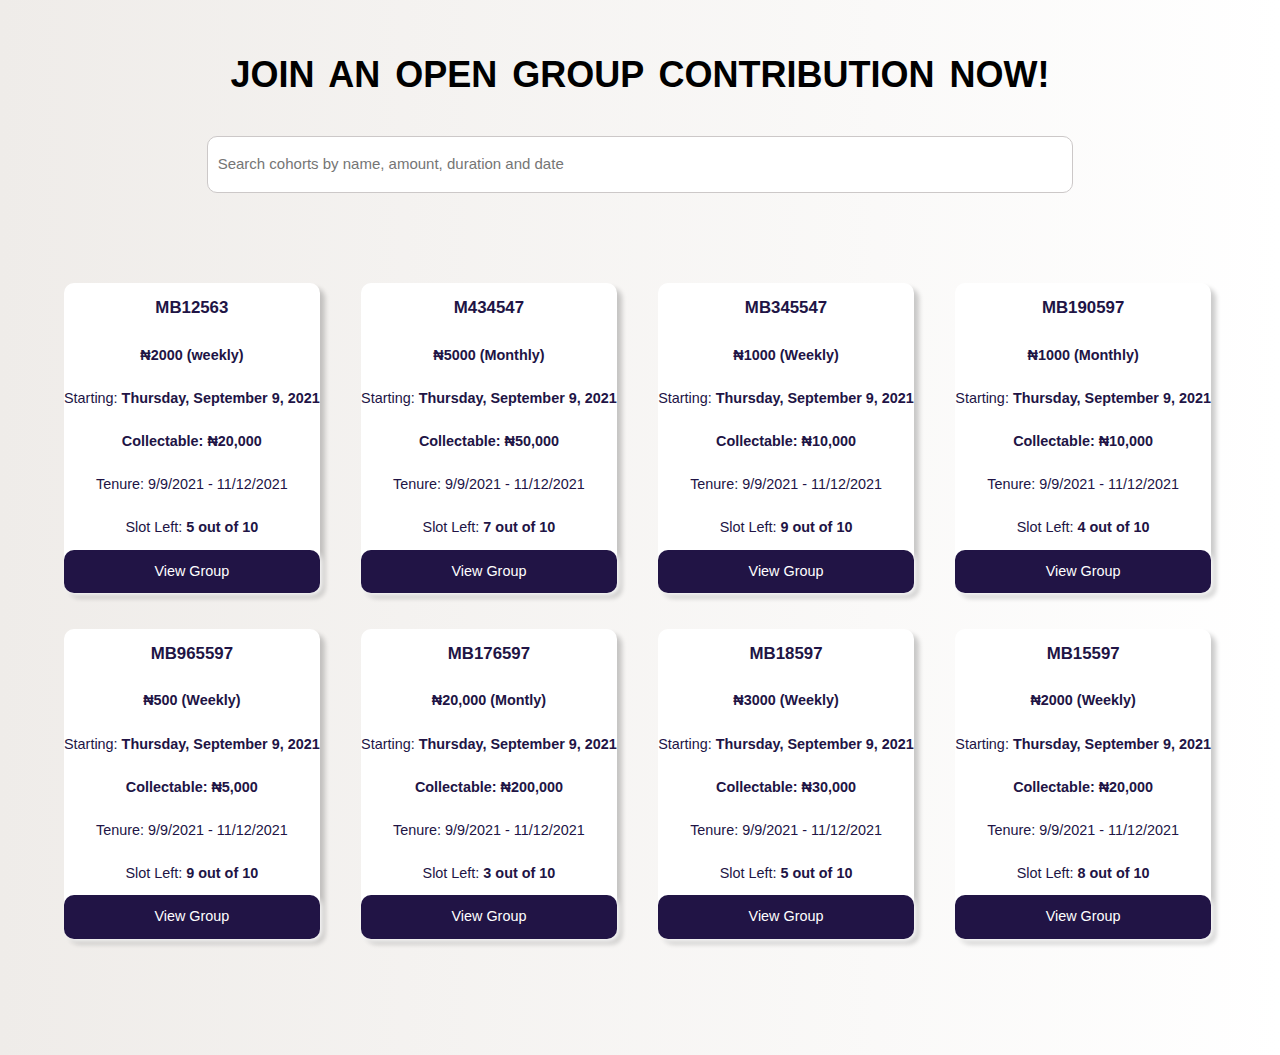
<file: open_cohort.html>
<!DOCTYPE html>
<html lang="en">
	<head>
		<meta charset="UTF-8" />
		<meta http-equiv="X-UA-Compatible" content="IE=edge" />
		<meta name="viewport" content="width=device-width, initial-scale=1.0" />
		<!-- css stylesheet -->
		<link rel="stylesheet" href="css/style.css" />
		<link rel="stylesheet" href="css/open_cohorts.css" />
		<title>Document</title>
	</head>
	<body class="wrapper">
		<div class="open__cohorts">
			<section class="search__title">
				<h1>Join An Open Group Contribution Now!</h1>
				<div class="my_input">
					<input type="text" placeholder="Search cohorts by name, amount, duration and date" />
				</div>
			</section>
			<section class="cohorts__container">
				<div class="cohorts">
					<div class="cohort__desc">
						<h3>MB12563</h3>
						<p>&#8358;2000 (weekly)</p>
						<p><span>Starting: </span>Thursday, September 9, 2021</p>
						<p>Collectable: &#8358;20,000</p>
						<p><span>Tenure: 9/9/2021 - 11/12/2021</span></p>
						<p><span>Slot Left: </span>5 out of 10</p>
						<a href="./sign_up.html">View Group</a>
					</div>
					<div class="cohort__desc">
						<h3>M434547</h3>
						<p>&#8358;5000 (Monthly)</p>
						<p><span>Starting: </span>Thursday, September 9, 2021</p>
						<p>Collectable: &#8358;50,000</p>
						<p><span>Tenure: 9/9/2021 - 11/12/2021</span></p>
						<p><span>Slot Left: </span>7 out of 10</p>
						<a href="./sign_up.html">View Group</a>
					</div>
					<div class="cohort__desc">
						<h3>MB345547</h3>
						<p>&#8358;1000 (Weekly)</p>
						<p><span>Starting: </span>Thursday, September 9, 2021</p>
						<p>Collectable: &#8358;10,000</p>
						<p><span>Tenure: 9/9/2021 - 11/12/2021</span></p>
						<p><span>Slot Left: </span>9 out of 10</p>
						<a href="./sign_up.html">View Group</a>
					</div>
					<div class="cohort__desc">
						<h3>MB190597</h3>
						<p>&#8358;1000 (Monthly)</p>
						<p><span>Starting: </span>Thursday, September 9, 2021</p>
						<p>Collectable: &#8358;10,000</p>
						<p><span>Tenure: 9/9/2021 - 11/12/2021</span></p>
						<p><span>Slot Left: </span>4 out of 10</p>
						<a href="./sign_up.html">View Group</a>
					</div>
					<div class="cohort__desc">
						<h3>MB965597</h3>
						<p>&#8358;500 (Weekly)</p>
						<p><span>Starting: </span>Thursday, September 9, 2021</p>
						<p>Collectable: &#8358;5,000</p>
						<p><span>Tenure: 9/9/2021 - 11/12/2021</span></p>
						<p><span>Slot Left: </span>9 out of 10</p>
						<a href="./sign_up.html">View Group</a>
					</div>
					<div class="cohort__desc">
						<h3>MB176597</h3>
						<p>&#8358;20,000 (Montly)</p>
						<p><span>Starting: </span>Thursday, September 9, 2021</p>
						<p>Collectable: &#8358;200,000</p>
						<p><span>Tenure: 9/9/2021 - 11/12/2021</span></p>
						<p><span>Slot Left: </span>3 out of 10</p>
						<a href="./sign_up.html">View Group</a>
					</div>
					<div class="cohort__desc">
						<h3>MB18597</h3>
						<p>&#8358;3000 (Weekly)</p>
						<p><span>Starting: </span>Thursday, September 9, 2021</p>
						<p>Collectable: &#8358;30,000</p>
						<p><span>Tenure: 9/9/2021 - 11/12/2021</span></p>
						<p><span>Slot Left: </span>5 out of 10</p>
						<a href="./sign_up.html">View Group</a>
					</div>
					<div class="cohort__desc">
						<h3>MB15597</h3>
						<p>&#8358;2000 (Weekly)</p>
						<p><span>Starting: </span>Thursday, September 9, 2021</p>
						<p>Collectable: &#8358;20,000</p>
						<p><span>Tenure: 9/9/2021 - 11/12/2021</span></p>
						<p><span>Slot Left: </span>8 out of 10</p>
						<a href="./sign_up.html">View Group</a>
					</div>
				</div>
			</section>
		</div>
	</body>
</html>
</file>
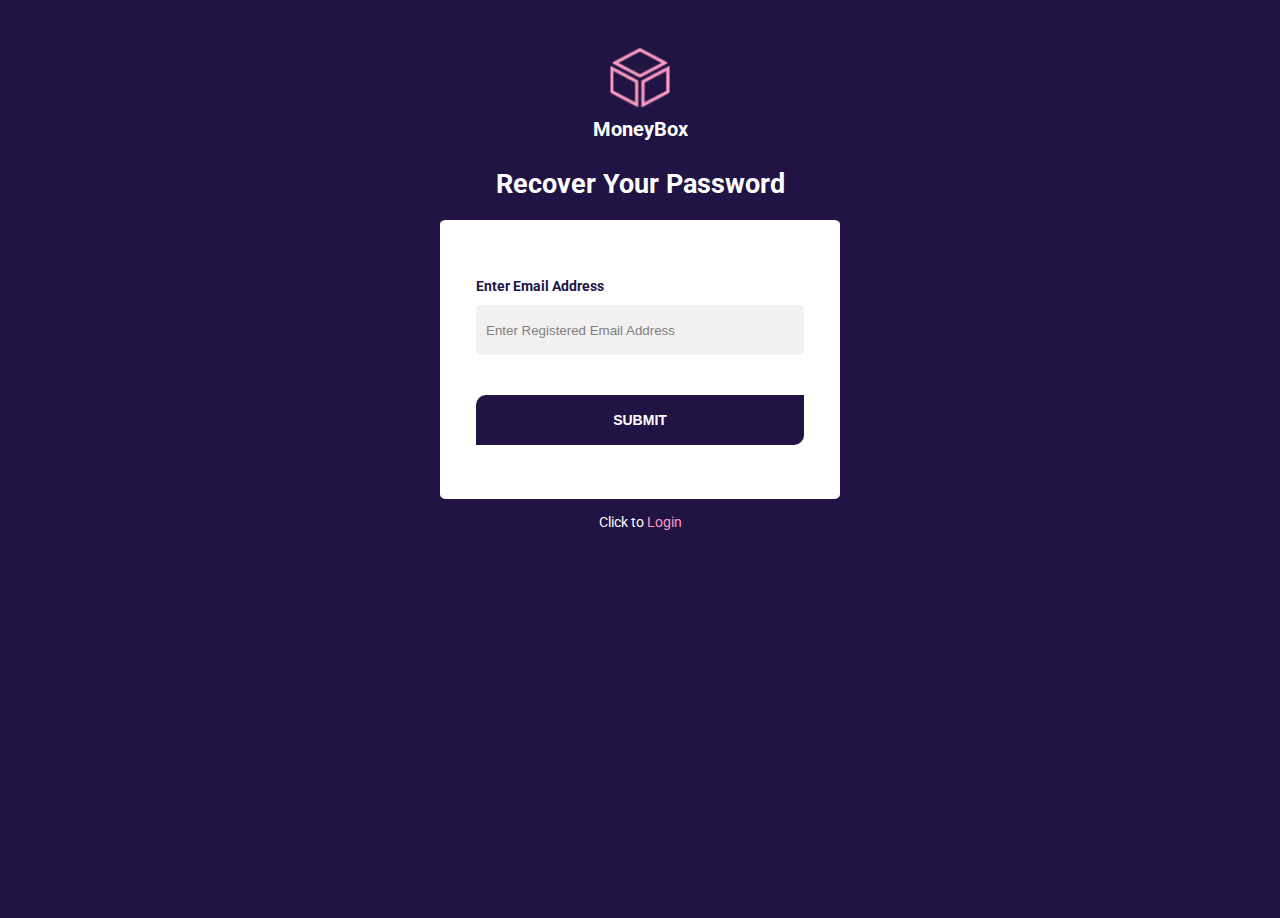
<file: recover_password.html>
<!DOCTYPE html>
<html lang="en">
	<head>
		<meta charset="UTF-8" />
		<meta http-equiv="X-UA-Compatible" content="IE=edge" />
		<meta name="viewport" content="width=device-width, initial-scale=1.0" />
		<link rel="stylesheet" href="css/style.css" />
		<link rel="stylesheet" href="css/login_signup.css" />
		<!-- google font -->
		<link rel="preconnect" href="https://fonts.googleapis.com" />
		<link rel="preconnect" href="https://fonts.gstatic.com" crossorigin />
		<link
			href="https://fonts.googleapis.com/css2?family=Roboto:wght@300;400;500;700&display=swap"
			rel="stylesheet"
		/>
		<title>Recover Password</title>

	</head>
	<body>
		<header class="form-header">
			<a href="./index.html"
				><img src="assets/images/logo.png" alt="MoneyBox Logo"
			/></a>
			<h1><a href="./index.html">MoneyBox</a></h1>
		</header>
		<main>
			<div class="form-container">
				<h2>Recover Your Password</h2>
			    <form action="" id="sign_up_form" onsubmit="return validateForm(event)">
					<label for="email">Enter Email Address</label>
					<input
						type="text"
						name="email"
						id="email"
						placeholder="Enter Registered Email Address"
						required
					/>
					<input type="submit" value="SUBMIT" id="submit" />
				</form>
				<div class="footer">
					<p>Click to <a href="login.html">Login</a></p>
				</div>
			</div>
		</main>
		
	</body>
	<script src="https://smtpjs.com/v3/smtp.js"></script>
	<script src="./scripts/recover_password.js"></script>
</html>
</file>
<file: css/style.css>
@font-face {
	font-family: 'Poppins Regular';
	src: url(../assets/fonts/Poppins-Regular.ttf);
}
@font-face {
	font-family: 'Poppins Semi-Bold';
	src: url(../assets/fonts/Poppings/Poppins-SemiBold.ttf);
}
@font-face {
	font-family: 'Poppins Light';
	src: url(../assets/fonts/Poppins-Light.ttf);
}
@font-face {
	font-family: 'Poppins-Bold';
	src: url(../assets/fonts/Poppins-Bold.ttf);
}
/* global styles */
:root {
	--fontsize: 16px;
	--font-family: 'Poppins', sans-serif;
	/* primary color */
	--whitish_grey: #fbf9f9;
	--black: #000000;
	--grey: #808080;
	--white: #fffcfc;
	--dark_purple: #211445;
}
/* RESET */
*,
*::before,
*::after {
	margin: 0;
	padding: 0;
	box-sizing: border-box;
}

html {
	font-size: 18px;
	font-family: var(--font-family);
	font-weight: 400;
	overflow-x: hidden;
	font-family: Poppins-Regular;
	scroll-behavior: smooth;
}
body {
	width: 100%;
	min-height: 100vh;
	background-color: var(--whitish_grey);
	font-family: var(--font-family);
}
img {
	width: 100%;
	max-width: 100%;
}
.wrapper {
	width: 90%;
	margin: auto;
}
button {
	cursor: pointer;
	padding: 15px 20px;
	background: #000000;
	border-radius: 40px;
	color: #fffafa;
	transition: all 1.5s ease;
	border: 1px solid black;
}
button:hover {
	background-color: var(--white);
	color: var(--black);
}
.button {
	padding: 15px 20px;
	border-radius: 40px;
	color: white;
	cursor: pointer;
}
a {
	text-decoration: none;
}
/* top navigation styling starts here */
.title--container {
	width: 100%;
	box-shadow: 0 5px 5px rgba(0, 0, 0, 0.1);
	height: 80px;
	position: sticky;
	top: 0;
	padding: 7px 0;
	z-index: 2;
	background-color: var(--white);
}
.title {
	display: flex;
	justify-content: space-between;
	align-items: center;
	margin: 5px auto;
	width: 90%;
}
.title .title__logo {
	display: flex;
	justify-content: center;
	align-items: center;
}
.title__logo a {
	text-decoration: none;
}
.title__logo a img {
	max-width: 40px;
	max-height: 40px;
	margin-right: 25px;
}
.title__logo h1 a {
	text-decoration: none;
	font-size: 20px;
	display: block;
	margin-top: -5px;
	font-weight: 700;
	color: var(--black);
}
.title__logo h1 a:hover {
	color: var(--dark_purple);
	font-weight: 900;
}
/* nav bar styling starts here */
nav {
	padding: 10px;
}
nav ul li {
	list-style-type: none;
	display: inline-flex;
	margin: 0px 15px;
}
nav ul li a {
	font-weight: 700;
	line-height: 19px;
	text-align: center;
	color: var(--grey);
	text-decoration: none;
	padding: 10px 15px;
}
nav ul li a:hover {
	background-color: var(--dark_purple);
	color: var(--white);
	border-radius: 10px 15px;
}
/* nav bar styling ends here */
.title__signup {
	display: flex;
	justify-content: center;
	align-items: center;
}
.title__signup a:first-child {
	font-weight: bold;
	line-height: 19px;
	margin-right: 20px;
	color: var(--grey);
	text-decoration: none;
	padding: 10px 15px;
}
.title__signup a:first-child:hover {
	border-radius: 10px 15px;
	background-color: var(--dark_purple);
	color: var(--white);
}
.title__signup a:nth-child(2) {
	padding: 5px 10px;
	background: #ffffff;
	border: 1px solid black;
	border-radius: 20px;
	font-weight: 700;
	text-align: center;
	text-decoration: none;
	color: var(--grey);
}
.title__signup a:nth-child(2):hover {
	background-color: var(--dark_purple);
	color: var(--white);
}
/* top navigation styling ends here */

/* introduction section starts here */
.intro {
	display: flex;
	justify-content: space-between;
	align-items: center;
	padding: 0px;
	margin: 100px 0 80px 0;
}
header {
	flex-basis: 50%;
}
.intro__title {
	animation: zoomIn 2s ease;
	animation-iteration-count: 5s;
}
@keyframes zoomIn {
	from {
		transform: scale(0.7);
		opacity: 0;
	}
	to {
		transform: scale(1);
		opacity: 1;
	}
}
.intro h1 {
	font-size: 48px;
	line-height: 1.2;
	color: #000000;
	margin: 2rem 0;
}
.intro p {
	line-height: 28px;
	margin: 2rem 0;
}
.intro img {
	flex-basis: 50%;
	max-width: 500px;
	max-height: 500px;
	border-radius: 15px;
	/* animation: animateFromLeft 2s ease ;
	animation-iteration-count: 5s; */
}
.intro--img {
	flex-basis: 50%;
	max-width: 550px;
	max-height: 550px;
	animation: moveInRight 2s ease;
	animation-iteration-count: 5s;
}
@keyframes moveInRight {
	0% {
		transform: translateX(200px);
		opacity: 0;
	}
	25% {
		opacity: 0.3;
	}
	50% {
		opacity: 0.7;
	}
	100% {
		transform: translateX(0);
		opacity: 1;
	}
}

/* introduction section ends here */

/* about section styling starts here */
.about {
	display: flex;
	flex-direction: column;
	justify-content: center;
	align-items: center;
	margin-bottom: 80px;

	/* width: 500px; */
}

.about h1 {
	font-weight: bold;
	font-size: 32px;
	text-align: center;
	color: var(--black);
	display: flex;
}
.about p {
	position: relative;
	overflow: hidden;
	padding: 0 10px;
	margin: 0 10px;
}
.moneybox h1 span {
	position: absolute;
	background-color: var(--dark_purple);
}
.moneybox h1 span:nth-child(1) {
	width: 100%;
	height: 4px;
	top: 0;
	left: -100px;
	animation: animate1 3s linear infinite;
}
.moneybox h1 span:nth-child(3) {
	width: 100%;
	height: 4px;
	bottom: 0;
	right: -100px;
	animation: animate3 3s linear infinite;
}
.moneybox h1 span:nth-child(2) {
	width: 4px;
	height: 100%;
	right: 0;
	top: -100px;
	animation: animate2 3s linear infinite;
}
.moneybox h1 span:nth-child(4) {
	width: 4px;
	height: 100%;
	left: 0;
	bottom: -100px;
	animation: animate4 3s linear infinite;
}
@keyframes animate1 {
	0% {
		left: -100%;
	}
	20% {
		left: 0;
	}
	40% {
		left: 100%;
	}
	60% {
		left: 100%;
	}
	80% {
		left: 100%;
	}
	100% {
		left: 100%;
	}
}
@keyframes animate2 {
	0% {
		top: -100%;
	}
	20% {
		top: -100%;
	}
	40% {
		top: 0;
	}
	60% {
		top: 100%;
	}
	80% {
		top: 100%;
	}
	100% {
		top: 100%;
	}
}
@keyframes animate3 {
	0% {
		right: -100%;
	}
	20% {
		right: -100%;
	}
	40% {
		right: 0;
	}
	60% {
		right: 100%;
	}
	80% {
		right: 100%;
	}
	100% {
		right: 100%;
	}
}
@keyframes animate4 {
	0% {
		bottom: -100%;
	}
	20% {
		bottom: -100%;
	}
	40% {
		bottom: -100%;
	}
	60% {
		bottom: -100%;
	}
	80% {
		bottom: 0;
	}
	100% {
		bottom: 100%;
	}
}
.about__text {
	display: flex;
	justify-content: space-between;
	align-items: center;
	margin-top: 50px;
}

.about__text p {
	flex-basis: 50%;
	text-align: justify;
	color: var(--black);
	line-height: 1.5;
}
.about--text {
	animation: moveInLeft 2s ease;
	animation-iteration-count: 5s;
}
@keyframes moveInLeft {
	from {
		transform: translateX(-400px);
	}
	to {
		transform: translateX(0);
	}
}
.about__text img {
	flex-basis: 50%;
	max-width: 500px;
	max-height: 500px;
	border-radius: 15px;
}
.about--img {
	animation: moveInRightTwo 1s ease;
	animation-iteration-count: 5s;
}
@keyframes moveInRightTwo {
	0% {
		transform: translateX(200px);
		opacity: 0;
	}
	25% {
		opacity: 0.3;
	}
	50% {
		opacity: 0.7;
	}
	100% {
		transform: translateX(0);
		opacity: 1;
	}
}
/* about section styling ends here */

/* features section starts here */
.features {
	display: flex;
	flex-direction: column;
	justify-content: center;
	align-items: center;
	margin-bottom: 80px;
}
.features h1 {
	font-weight: bold;
	font-size: 32px;
	text-align: center;
	color: var(--black);
	display: flex;
}
.features p {
	position: relative;
	overflow: hidden;
	margin-left: 10px;
	padding: 0 5px;
}
.features .features__offer {
	display: flex;
	flex-direction: row;
	justify-content: space-between;
	align-items: center;
	margin-top: 50px;
}
.features__offer .features__benefits {
	display: flex;
	flex-direction: column;
	justify-content: center;
	align-items: center;
	padding: 20px;
	background: #d9e7f7;

	border-radius: 20px 0px;
	box-shadow: 0 5px 5px rgba(0, 0, 0, 0.2);
	transition: all 1s ease-in;
	position: relative;
	height: 250px;
}
.features__benefits:not(:last-child) {
	margin-right: 30px;
}

.features__benefits:hover {
	transform: scale(1.02);
}
.features__benefits span {
	position: absolute;
	bottom: 0;
	display: flex;
	justify-content: space-between;
	align-items: center;
	flex-direction: row;
	width: 20px;
	height: 20px;
	background-color: red;
	margin-right: 10px;
	border-radius: 50%;
	animation: moveTop 5s ease infinite;
	opacity: 0;
}
@keyframes moveTop {
	from {
		transform: translateY(0);
		opacity: 0.1;
	}
	to {
		transform: translateY(-180px);
		opacity: 0.2;
	}
}
.features__benefits span:nth-child(1) {
	animation-delay: 1s;
	left: 10%;
	background-color: rgb(157, 157, 245);
}
.features__benefits span:nth-child(2) {
	animation-delay: 2s;
	left: 25%;
	background-color: #ccb1f7;
}
.features__benefits span:nth-child(3) {
	animation-delay: 3s;
	left: 45%;
	background-color: #74f3f3;
}
.features__benefits span:nth-child(4) {
	animation-delay: 4s;
	left: 60%;
}
.features__benefits span:nth-child(5) {
	left: 80%;
}
.features__offer .features__benefits:nth-child(2) {
	background-color: #cff5f5;
}
.features__offer .features__benefits:nth-child(3) {
	background-color: #e4d3ff;
}
.features__benefits h2 {
	font-weight: bold;
	font-size: 24px;
	line-height: 28px;
	display: flex;
	align-items: center;
	text-align: center;
	color: #800080;
	margin: 20px 0px;
}
.features__benefits p {
	line-height: 25px;
	display: flex;
	align-items: center;
	text-align: justify;
	color: #000000;
	margin: 30px 0px;
}
/* features section ends here */

/* security description styling starts here */

.moneybox__security {
	background: var(--dark_purple);
	margin-bottom: 80px;
	text-align: center;
	color: var(--white);
	padding: 15px 0;
	line-height: 2;
}
.moneybox__security h1 {
	font-size: 32px;
}
.moneybox__security p {
	font-size: 16px;
}
.security__container {
	display: flex;
	justify-content: space-between;
	padding: 20px;
	margin-top: 30px;
}
.security {
	display: flex;
	justify-content: center;
	align-items: center;
	flex-direction: column;
	flex-basis: 30%;
	margin-right: 15px;
}
.security:nth-child(2) {
	display: flex;
	justify-content: center;
	align-items: center;
	flex-direction: column;
	flex-basis: 30%;
	margin-top: -15px;
	margin-right: 15px;
	line-height: 3;
}
.security img {
	max-width: 50px;
	max-height: 50px;
}
.moneybox__security .security h2 {
	padding: 10px;
	font-size: 18px;
}
.moneybox__security .security p {
	line-height: 1.5;
	text-align: justify;
	font-size: 14px;
}
/* security description styling ends here */

/* cohorts section starts here */
.cohorts__container {
	text-align: center;
	color: var(--black);
	margin-bottom: 80px;
}
.cohorts__container h1 {
	font-size: 32px;
}
.cohorts {
	margin-top: 2rem;
	display: flex;
	justify-content: space-between;
	align-items: center;
	flex-wrap: wrap;
}
.cohort__desc {
	border-radius: 10px;
	/* padding: 10px; */
	font-size: 0.8rem;
	line-height: 3;
	margin-right: 5px;
	margin-bottom: 2rem;
	background-color: white;
	box-shadow: 5px 5px 5px rgba(0, 0, 0, 0.2);
}
.cohort__desc h3 {
	color: var(--dark_purple);
}
.cohort__desc p {
	color: var(--dark_purple);
	font-weight: bold;
}
.cohort__desc p span {
	color: var(--dark_purple);
	font-weight: normal;
}
.cohort__desc a {
	width: 100%;
	background-color: var(--dark_purple);
	color: white;
	display: block;
	border: none;
	border-radius: 10px;
	cursor: pointer;
	box-shadow: 2px 2px 5px rgba(255, 255, 255, 0.986);
	text-align: center;
}
/* cohort section ends here */

/* testimonial section starts here */
.testimonials {
	margin-bottom: 80px;
	text-align: center;
	color: var(--black);
	background: linear-gradient(0.25turn, #ecebe9, #fff);
}
.testimonials h1 {
	font-size: 32px;
	margin-bottom: 2rem;
}
.slider {
	width: 1220px;
	height: 400px;
	overflow: hidden;
}
.slides {
	width: 500%;
	display: flex;
	position: relative;
}
.slides input {
	display: none;
}
.slide {
	display: flex;
	justify-content: space-evenly;
	/* align-items: center; */
	width: 20%;
	transition: 2s;
}
.slide img {
	max-width: 500px;
	max-height: 500px;
	object-fit: cover;
}
.slide p {
	width: 40%;
	font-size: 2rem;
	font-style: italic;
	text-align: center;
}
.navigation__manual {
	position: absolute;
	width: 1220px;
	margin-left: auto;
	margin-right: auto;
	margin-top: -120px;
	display: flex;
	justify-content: center;
}
.manual__btn {
	border: 2px solid rgb(2, 2, 53);
	padding: 5px;
	border-radius: 10px;
	cursor: pointer;
	transition: 1s;
}
.manual__btn:not(:last-child) {
	margin-right: 40px;
}
.manual__btn:hover {
	background: var(--dark_purple);
}
#radio1:checked ~ .first {
	margin-left: 0;
}
#radio2:checked ~ .first {
	margin-left: -1220px;
}
#radio3:checked ~ .first {
	margin-left: -2440px;
}
#radio4:checked ~ .first {
	margin-left: -3660px;
}

.navigation__auto {
	position: absolute;
	width: 1220px;
	margin-top: 380px;
	display: flex;
	justify-content: center;
}
.navigation__auto div {
	border: 2px solid rgb(2, 2, 53);
	padding: 5px;
	border-radius: 10px;
	transition: 1s;
}
.navigation__auto div:not(:last-child) {
	margin-right: 40px;
}
#radio1:checked ~ .navigation__auto .auto__btn1 {
	background: rgb(2, 2, 53);
}
#radio2:checked ~ .navigation__auto .auto__btn2 {
	background: rgb(2, 2, 53);
}
#radio3:checked ~ .navigation__auto .auto__btn3 {
	background: rgb(2, 2, 53);
}
#radio4:checked ~ .navigation__auto .auto__btn4 {
	background: rgb(2, 2, 53);
}
/* testimonial styling ends here */
.advert {
	margin: 80px auto;
	display: flex;
	justify-content: space-between;
	align-items: center;
}
.advert__desc {
	flex-basis: 50%;
}
.advert--animation {
	animation: zoomIn 2s ease;
}
.advert__desc h1 {
	font-size: 48px;
	line-height: 1.2;
	color: var(--black);
	margin-bottom: 2rem;
}
.advert__desc p {
	line-height: 1.5;
	align-items: center;
	margin-bottom: 2rem;
}
.advert__desc input {
	padding: 15px 20px;
	background: #000000;
	border-radius: 40px;
	color: white;
	transition: all 1.5s ease;
	cursor: pointer;
}
.advert__desc input:hover {
	background-color: var(--white);
	color: var(--black);
}
.advert__avatar img {
	flex-basis: 50%;
	max-width: 400px;
	max-height: 400px;
	border-radius: 10px;
}
.avatar--animation {
	animation: moveInRight 2s ease;
	animation-iteration-count: 5s;
}
/* footer styling starts here */
footer {
	background-color: var(--dark_purple);
}
.footer__container {
	width: 90%;
	margin: auto;
	color: var(--white);
	padding: 20px 0;
	font-size: 16px;
}
.footer__items {
	display: flex;
	justify-content: space-between;
}
.footer__title {
	line-height: 3;
	flex-basis: 30%;
}

.footer__title p {
	line-height: 1.5;
	font-size: 16px;
}
.footer__navigations {
	display: flex;
	justify-content: space-between;
	flex-basis: 60%;
}
.footer__navigation {
	line-height: 2;
}
.footer__navigation p a {
	text-decoration: none;
	color: white;
	font-size: 16px;
}
.footer__navigation h4 a {
	text-decoration: none;
	color: white;
}
.social__icons {
	display: flex;
	flex-direction: row;
	align-items: flex-start;
}
.social__icons img {
	max-width: 20px;
	max-height: 20px;
	margin: 10px;
}
.line {
	display: flex;
	width: 100%;
	margin-bottom: 10px;
	justify-content: center;
	height: 5px;
	background-color: var(--white);
}

/* footer styling ends here */
.title__header {
	margin-top: 5%;
}
.title__header:nth-child(1) {
	font-weight: 600;
}

#all__card {
	width: 35%;
	background-color: #211445;
	padding: 20px 30px;
	color: #fff;
	border-radius: 10px;
	margin-top: 2%;
}
</file>
<file: css/about.css>
main{
    margin-top: 7rem;
}
.about-us{
    /* margin-top: 10rem; */
    width: 80%;
    margin: 5rem auto;
    text-align: center;
     color: #290464;
}
.about-us h1{
 
  line-height: 1.5;
}
.about-us p{
   margin-top: 1rem;
}
.grid{
    display: grid;
    grid-template-columns: 1fr, 2fr, 2fr, 1fr, 1fr;
    grid-template-rows: 2 1fr;
    gap: 20px;
    padding: 20px;
	height: 500px;
}
.grid img{
    width: 100%;
    height: 100%;
    object-fit: cover;
}
.staff{
   height: 100%;
    max-height: 500px;
    border-radius: 6px;
    overflow: hidden;
}
.staff-1 {
	grid-column: 1 ;
	grid-row: 1;
    
}
.staff-2 {
	grid-column: 1;
	grid-row: 2;

}
.staff-3 {
	grid-column: 2;
	grid-row: 1 / span 2 ;
	height: 500px;
}
.staff-4 {
	grid-column: 3;
	grid-row: 1 / span 2;
}
.staff-5 {
	grid-column: 4;
	grid-row: 1;
}
.staff-6 {
	grid-column: 4;
	grid-row: 2;
}
.staff-7 {
	grid-column: 5;
	grid-row: 1 / 2;
}
.staff-8 {
	grid-column: 5;
	grid-row: 2;
}
.story{
    display: flex;
    justify-content: space-between;
    width: 90%;
    margin: 5rem auto;
}
.story-image{
    flex-basis: 40%;
 
}
.story-image img{
    border-radius: 10px;
    object-fit: cover;
}
.story-description{
    flex-basis: 50%;
}
.story-description h1{
      color: #290464;
      margin-bottom: 1rem;
}
.story-description p{
    margin-bottom: 20px;
    text-align: justify;
    line-height: 1.7;
}
</file>
<file: css/pop_ups.css>
@font-face {
	font-family: 'Poppins Regular';
	src: url(../assets/fonts/Poppins-Regular.ttf);
}
@font-face {
	font-family: 'Poppins Semi-Bold';
	src: url(../assets/fonts/Poppings/Poppins-SemiBold.ttf);
}
@font-face {
	font-family: 'Poppins Light';
	src: url(../assets/fonts/Poppins-Light.ttf);
}
@font-face {
	font-family: 'Poppins-Bold';
	src: url(../assets/fonts/Poppins-Bold.ttf);
}
:root {
	--fontsize: 16px;
	font-family: 'Poppins', sans-serif;
	font-weight: 400;

	/* primary color */
	--whitish_grey: #fbf9f9;
	--black: #000000;
	--grey: #808080;
	--white: #fffcfc;
	--dark_purple: #211445;
	/* secondary color */
	--pink: #dc5792;
}
.modal {
	width: 100%;
	height: 100%;
	position: fixed;
	top: 0;
	left: 0;
	overflow: auto;
	z-index: 1;
	background-color: rgba(0, 0, 0, 0.75);
	z-index: 2;
	animation: modalopen 1s ease-out;
	display: none;
}











/* #logout_confirmation, #sign_up_confirmation{
	display: block;
} */
#logout_confirmation .modal_position{
	align-items: flex-start;
	
}

.modal_position {
	width: 100%;
	height: 100vh;
	position: relative;
	display: flex;
	justify-content: center;
	align-items: center;
}

.confirmation_modal .popup__container {
	width: 450px;
	height: 30vh;
	margin-top: 0;
	background-color: white;
	justify-content: center;
	align-items: center;
	color: var(--dark_purple);
}
#logout_confirmation .popup__container {
	width: 350px;
	height: 150px;
}

.confirmation_modal .popup__container h1 {
	font-size: 1.7rem;
}

.popup__container p {
	margin-bottom: 0;
	color: #000000;
	font-size: 1rem;
}

.confirm_action button[id="yes"]{
	background-color: red;
}














@keyframes modalopen {
	from {
		opacity: 0;
	}
	to {
		opacity: 1;
	}
}
p{
	font-size: 0.8rem;
}
label {
	color: var(--white);
	text-align: left;
	margin-left: 0;
	font-size: 0.7rem;
	font-weight: 400;
}
.input {
	height: 40px;
	outline: none;
	border-radius: 7px;
	border: none;
	margin-bottom: 5px;
	background-color: #f2f0f0;
}
.hamburger {
	width: 20px;
	position: absolute;
	right: -40px;
	top: -30px;
	z-index: 2;
}
.button {
	background-color: var(--white);
	padding: 10px;
	border-radius: 10px;
	width: 60%;
	margin: 10px auto;
	color: var(--pink);
	border: none;
	font-size: 0.8rem;
	box-shadow: 2px 2px 5px rgba(240, 235, 235, 0.3);
	cursor: pointer;
}
.button:hover {
	color: var(--white);
	background-color: var(--dark_purple);
}
select {
	width: 100%;
	padding: 10px;
	background-color: #f2f0f0;
	margin: 5px 0;
	border-radius: 5px;
	border: none;
	outline: none;
	font-size: 0.8rem;
}
.popup__container {
	width: 350px;
	margin-top: 100px;
	margin-left: auto;
	margin-right: auto;
	position: relative;
	background-color: var(--dark_purple);
	border-radius: 10px;
	display: flex;
	text-align: center;
	padding: 25px 10px;
	display: flex;
	flex-direction: column;
	color: var(--white);
}

.popup__container h1 {
	text-align: center;
	margin-bottom: 1rem;
	font-size: 1rem;
}
.popup__container h1 span {
	font-size: 0.8rem;
	opacity: 0.7;
	font-weight: 400;
	text-align: center;
	display: block;
}
.popup__container p {
	
	line-height: 1.5;
	text-align: center;
	padding: 10px;
	margin-bottom: 15px;
}
.popup__container h2 {
	text-align: center;
	line-height: 1.5;
	font-size: 0.8rem;
	font-weight: 500;
}
.select__options {
	display: flex;
	flex-direction: column;
	justify-content: flex-start;
	line-height: 1.2;
	margin-top: 10px;
}
#withdraw__contribution {
	display: none;
	position: absolute;
	top: 0;
	right: 100px;
}
.card__input {
	line-height: 0.5;
	margin-top: 0.5rem;
	display: flex;
	justify-content: flex-start;
	flex-direction: column;
}

.dropdown {
	display: flex;
	flex-direction: column;
	line-height: 1.5;
	margin-bottom: 1rem;
}
.dropdown label {
	text-align: left;
	font-size: 0.7rem;
}
.dropdown select {
	padding: 12px 10px;
	outline: none;
	border-radius: 7px;
	border: none;
	max-width: 100%;
}
.bank-update-box {
	background-color: #ffffff;
	color: var(--dark_purple);
	border-radius: 5px;
	line-height: 1;
}
.bank-update-box h2 {
	font-size: 0.8rem;
}


.avatar {
	display: flex;
	justify-content: center;
	align-items: center;
	margin-bottom: 0.8rem;
}
#avatar__img {
	border: 2px solid white;
	border-radius: 50%;
	max-width: 40px;
	max-height: 40px;
}
.withdraw__form {
	display: flex;
	justify-content: center;
	align-items: center;
	flex-direction: column;
}

::placeholder {
	font-size: 0.8rem;
	color: var(--black);
}

.bank__details {
	margin-top: 0.1rem;
}
.withdraw__funds {
	background-color: var(--dark_purple);
	border-radius: 10px;
	display: flex;
	text-align: center;
	padding: 10px 20px;
	display: flex;
	flex-direction: column;
	margin-top: -20px;
}
.withdraw__intro {
	background-color: var(--white);
	color: var(--dark_purple);
	border-radius: 10px;
	padding: 10px;
	line-height: 1.5;
	margin-bottom: 1rem;
}
.withdraw__intro h3 {
	margin-bottom: 0.5rem;
}
.withdraw__account {
	display: flex;
	justify-content: center;
	align-items: center;
	flex-direction: column;
}
.withdraw__account h4 {
	margin-bottom: 0.5rem;
}
.links {
	border-radius: 15px;
	display: flex;
	flex-direction: column;
	align-items: center;
}

.links a {
	width: 100%;
	font-size: 0.9rem;
	padding: 10px;
	margin-top: 10px;
	background: white;
	border: 1px solid;
	border-radius: 5px;
	display: block;
	text-decoration: none;
	text-align: center;
	color: #211445;
}
.links a:hover {
	color: var(--white);
	background-color: var(--dark_purple);
}
.notification {
	width: 350px;
	height: 120px;
	bottom: 30px;
	right: 30px;
	background-color: rgba(31, 30, 30, 0.9);
	color: var(--white);
	position: absolute;
		transform: translateX(400px);
		transition: transform 2s ease;
	/* animation: notification 2s; */
}
.notification h1 {
	text-align: center;
	font-size: 1rem;
}
.notification__image img {
	max-width: 25px;
	max-height: 25px;
	padding-right: 10px;
	color: white;
}
.notification__image {
	float: right;
	margin-top: -20px;
	display: flex;
	justify-content: space-between;
}
.notification__image::after {
	content: '';
	clear: both;
}
#create__cohort{
	width: 400px;
	padding: 15px 0 0 0;
} 
.cohort__text {
	font-size: 0.8rem;
	text-align: center;
	padding: 0 20px;
}
.cohort__form{
	margin-top: -30px;
}
p:first-child {
	font-weight: bold;
}
.sum {
	margin-top: 5%;
}
.sum p {
	word-spacing: 4px;
	font-size: 1rem;
	color: var(--white);
}
::placeholder {
	font-size: 12px;
	font-weight: 700;
}
.sum h2 {
	margin-top: 1rem;
	font-size: 1rem;
}
.rotation__system {
	margin-top: 10px;
}
.rotation__system h2 {
	margin: 1rem auto;
	font-size: 1rem;
}
.rotation__style {
	display: flex;
	justify-content: space-between;
}
input[type = "radio"]{
	width: 20px;
	margin-top: -10px;
}
.rotation{
	display: flex;
	align-items: center;
	flex-direction: column;
}
.rotation p {
	font-size: 0.6rem;
	word-wrap: break-word;
	width: 100px;
	margin-top: -20px;
}
.payment__style {
	display: flex;
	justify-content: space-around;
	margin-top: 0.8rem;
}
.payment__style h3 {
	font-size: 0.7rem;
	margin-top: -15px;
}
.payment__style p {
	font-size: 0.6rem;
}
.icon {
	width: 30px;
	background-color: #fff;
	height: 20px;
}
.rotation__and__payment_style p {
	font-size: 10px;
	word-spacing: 2;
	text-align: center;
}
.select__payment__style {
	width: 24em;
	display: flex;
	justify-content: space-between;
	margin-top: 10px;
}
#admin{
      width: 25%;
}
.admin_name{
    font-size: 1rem;
}
.admin__image{
    display: flex;
    justify-content: center;
    align-items: center;
}
.admin__image img{
    width: 5rem;
    height: 5rem;
    border-radius: 50%;
    border: 3px solid #fff;
}
.team__details{
    display: flex;
    justify-content: space-between;
   
    padding: 20px 10px;
}
.team__details p{
    font-size: 15px;
}

.list_of_members h4{
    text-align: center;
    font-size: 20px;
    font-weight: 500;
    letter-spacing: 2px;
    word-spacing: 5px;

}
.list{
    display: flex;
    flex-wrap: wrap;
    justify-content: space-between;
    align-items: center;
    padding: 20px 40px;
    gap: 15px;
    background-color:#fff ;
    border-radius: 20px;
}
.number__name{
    display: flex;
    flex-direction: column;
    justify-content: center;
    align-items: center;
}
.number__name .number{
    width:3rem;
    height: 3rem;
    background-color: #211445;
    color: #fff;
    border-radius: 50%;
    display: flex;
    justify-content: center;
    align-items: center;
    font-size: 20px;
    font-weight: 600;
  }
  .number__name #name{
      text-align: center;
      color:#211445;
      font-weight: 600;margin-top: -10px;
  }
</file>
<file: css/login_signup.css>
/* Fonts Form Google Font ::- https://fonts.google.com/  -:: */
@import url('https://fonts.googleapis.com/css2?family=Roboto:wght@400;500;700&display=swap');
@import url('https://fonts.googleapis.com/css?family=Abel|Abril+Fatface|Alegreya|Arima+Madurai|Dancing+Script|Dosis|Merriweather|Oleo+Script|Overlock|PT+Serif|Pacifico|Playball|Playfair+Display|Share|Unica+One|Vibur');
/* End Fonts */
:root {
	--fontsize: 16px;
	--font-family: 'Roboto', sans-serif;
	/* primary color */
	--whitish_grey: #f2f0f0;
	--black: #000000;
	--grey: #808080;
	--white: #ffffff;
	--dark_purple: #211445;
	/* secondary color */
	--pink: #822faf;
	/* tertiary color */
	--light-pink: #e450ff;
}

body {
	color: var(--white);
	background-color: var(--dark_purple);
}

.form-header {
	color: var(--white);
	display: flex;
	flex-direction: column;
	justify-content: center;
	text-align: center;
	margin: 1rem 0 1.5rem 0;
}
.form-header a{
	text-decoration: none;
}
.form-header a img {
	margin: auto;
	max-width: 60px;
	max-height: 60px;
	margin-top: 30px;
}
/* main form*/

.form-header h1 a {
	color: var(--white);
	margin-top: 5px;
	font-size: 20px;
	display: block;
	text-decoration: none;
}
.form-container {
	display: flex;
	flex-direction: column;
	justify-content: center;
	align-items: center;
}
form {
	max-width: 400px;
	background-color: var(--white);
	margin: auto;
	padding: 3rem 2rem;
	justify-content: center;
	justify-items: center;
	border-radius: 1.5%;
}
.form-container p,
.form-container h2 {
	padding-bottom: 20px;
}
.form-container p {
	color: #ff9bc4;
	text-align: center;
}
.form-container h2 {
	text-align: center;
}
label {
	color: var(--dark_purple);
	font-size: 14px;
	font-weight: 700;
}
input {
	width: 100%;
	height: 50px;
	padding: 10px;
	background-color: var(--whitish_grey);
	margin: 10px 0 20px 0;
	border-radius: 5px;
	border: none;
}
input::placeholder {
	color: var(--grey);
	font-weight: lighter;
}
input:focus {
	outline: none;
	/* background-color: var(--dark_purple);
	color: var(--white) */
}

input:hover {
	cursor: text;
}

#submit {
	background-color: var(--dark_purple);
	margin: 20px 0 0 0;
	font-size: 14px;
	align-items: center;
	justify-items: center;
	border-radius: 10px 0px;
	color: var(--white);
	font-weight: bold;
}
#submit:hover {
	cursor: pointer;
	/* background-color: var(--dark_purple); */
}



.eye{
	width: 20px;
	position: absolute;
	left: 93%;
	top: 30%
}
.pswd{
	display: flex;
	width: 100%;
	position: relative;
}

/* setion*/
.footer {
	margin-top: 15px;
}
.footer p {
	color: white;
	font-size: 14px;
}
.footer p a {
	text-decoration: none;
	color: #ff9bc4;
}
</file>
<file: css/dashboard_home.css>
@font-face {
	font-family: 'Poppins Regular';
	src: url(../assets/fonts/Poppins-Regular.ttf);
}
@font-face {
	font-family: 'Poppins Semi-Bold';
	src: url(../assets/fonts/Poppings/Poppins-SemiBold.ttf);
}
@font-face {
	font-family: 'Poppins Light';
	src: url(../assets/fonts/Poppins-Light.ttf);
}
@font-face {
	font-family: 'Poppins-Bold';
	src: url(../assets/fonts/Poppins-Bold.ttf);
}
:root {
	--fontsize: 16px;
	font-family: 'Poppins', sans-serif;
	font-weight: 400;

	/* primary color */
	--whitish_grey: #fbf9f9;
	--black: #000000;
	--grey: #808080;
	--white: #fffcfc;
	--dark_purple: #211445;
	/* secondary color */
	--pink: #dc5792;
}
a {
	color: white;
}
.rounded-border {
	padding: 2px;
	display: flex;
	justify-content: center;
	align-items: center;
	border-radius: 50%;
	border: 2px solid #dfe0eb;
}
body {
	background: var(--white);
	font-family: Poppins Regular;
	font-weight: 400;
}
nav {
	position: relative;
}
.top-bar {
	display: flex;
	justify-content: flex-end;
	align-items: center;
	background-color: #211445;
	height: 10vh;
	width: 76%;
	position: fixed;
	left: 24%;
	top: 0;
	padding: 20px;
	z-index: 2;
}
.top-bar a {
	display: block;
	margin: 0 4px;
	font-size: 0.8rem;
}
.top-bar a img {
	border-radius: 50%;
	max-width: 30px;
	max-height: 30px;
}

.nav-bar-left {
	width: 25%;
	min-height: 100vh;
	display: flex;
	flex-direction: column;
	align-items: center;
	position: fixed;
	background-color: #211445;
	left: 0;
	top: 0;
}
.nav-bar-left header img {
	max-width: 50px;
	max-height: 50px;
}

header {
	display: flex;
	width: 70%;
	align-items: center;
	justify-content: center;
	font-family: sans-serif;
	margin: 60px 80px 30% 0;
}
.name-n-logo {
	display: flex;
	align-items: center;
	justify-content: center;
	flex-direction: column;
}
.hamburger {
	display: flex;
	flex-direction: column;
	justify-content: center;
	align-items: center;
	margin-right: 15%;
}
.hamburger:hover {
	cursor: pointer;
}
.hamburger .harm-bars {
	width: 20px;
	height: 3px;
	background: white;
	margin: 2px;
}

.nav-item {
	padding: 10px 100px 10px 10px;
	margin: 5px 0;
	display: flex;
	width: 70%;
}
.active, .nav-item:hover {
	background: #453c65;
	border-left: 5px solid white;
	width: calc(70% + (2 * 5px));
	color: #dc5792;
}
.active a, .nav-item a:hover {
	color: #dc5792;
}
.nav-item img {
	margin-right: 20px;
	width: 20px;
}

main {
	width: 76%;
	min-height: 100vh;
	top: 9.9vh;
	left: 24.6%; /*width and left position should add to 100%*/
	background-color: rgb(250, 247, 247);
	color: #211445;
	position: absolute;
	display: flex;
	flex-direction: column;
	align-items: center;
	border-radius: 10px;
}
.dashboard-top {
	margin: 25px 10px;
	width: 90%;
	text-align: center;
	display: flex;
	justify-content: space-between;
}

.dashboard-top button {
	padding: 12px 20px;
	margin: 15px;
	border-radius: 5px;
	border: none;
	box-shadow: 3px 3px 5px #c9c9c9;
	background: none;
	color: #211445;
	font-weight: bold;
	transition: all 1s ease-in-out;
}
.dashboard-top button:hover{
	color: white;
	background-color: var(--dark_purple);
}
.dashboard-top h2 {
	font-family: Poppins-Bold;
	font-weight: 700;
	font-size: 1.2rem;
}
.create-cohort {
	width: 50%;
	height: 1000px;
	margin: 10% 0 30px 0;
	padding: 20px;
	background: #211445;
	border-radius: 10px;
	text-align: center;
}
.create-cohort p {
	text-align: left;
}
form {
	background: none;
}


.existing-cohorts {
	background-color: var(--dark_purple);
	color: var(--white);
	padding: 10px 30px;
	/* max-width: 60%; */
	line-height: 1.5;
	border-radius: 10px;
}
.existing-cohorts h2 {
	font-size: 1rem;
	letter-spacing: 2px;
	margin-bottom: 1rem
}
.cohort-data {
	display: flex;
	align-items: center;
	justify-content: space-between;
	margin-bottom: 5px;
}
#create-cohort {
	background-color: white;
	box-shadow: 5px 5px rgba(0, 0, 0, 0.2);
	color: var(--pink);
	display: flex;
	align-items: center;
	justify-content: center;
	flex-direction: column;
	transition: all 1s ease;
	position: relative;
}
#create-cohort:hover span{
	display: block;
}
#create-cohort h2 {
	color: var(--dark_purple);
	font-size: 5rem;
}
#create-cohort:hover p{
	visibility: hidden;	
}
#create-cohort span{
	display: flex;
	justify-content: center;
	align-items: center;
	flex-direction: column;
	z-index: 3;
	font-size: 0.8rem;
	background-color: rgba(0, 0, 0, 0.5);
	border-radius: 10px;
	padding: 10px;
	position: absolute;
	top: 95px;
	width: 80%;
	line-height: 2.5;
	left: 40px;
	display: none;
}
#create-cohort span a:hover{
	font-weight: 900;
	color: var(--dark_purple);
}
#recent-activities {
	background-color: rgb(250, 247, 247);
    box-shadow: 5px 5px rgba(0, 0, 0, 0.1);
	width: 45%;
	color: var(--dark_purple);
}
#recent-activities h2 {
font-style: italic;
margin-bottom: 0.5rem;
font-weight: bolder;
}
#recent-activities p a {
	color: var(--pink);
	font-weight: 700;
	display: block;
	margin-top: 10px;
    padding-left: 40px;
}
#recent-activities p a:hover{
	color: var(--dark_purple);
}
#recent-activities ul li {
	line-height: 2;
}
.list-grid {
	display: flex;
	align-items: center;
	justify-content: space-evenly;
	flex-wrap: wrap;
	padding-bottom: 20px;
}
.list-grid-entry {
	display: flex;
	flex-direction: column;
	justify-content: center;
	align-items: center;
	margin: 10px;
}
.list-grid-entry > h3 {
	color: #dc5792;
	margin-bottom: 3px;
}
.list-grid-entry-body {
	display: flex;
	flex-direction: column;
	justify-content: center;
	align-items: center;
	background: #fbf9f9;
	box-shadow: 3px 3px 5px #c9c9c9;
	padding: 10px;
}
.list-grid-entry-body img {
	width: 40px;
	border-radius: 50%;
}
.list-grid-entry-body > p {
	font-weight: bold;
	margin: 3px;
}

.horiz-bar {
	display: flex;
	justify-content: space-between;
	background: #211445;
	color: white;
	padding: 5px 12%;
	margin: 5px 10%;
	border-radius: 5px;
	width: 100%;
}
.horiz-bar span {
	font-weight: bold;
}

.check-periods {
	display: flex;
	font-weight: bold;
}
.check-period {
	display: flex;
	flex-direction: column;
	align-items: center;
}
.check-period .period-number {
	border-right: 1px solid black;
	padding: 5px 10px;
	margin: 5px 0;
}
.check-period:last-child .period-number {
	border-right: none;
}
.check-period > img {
	width: 15px;
	height: auto;
}
</file>
<file: css/dashboard_account.css>
@font-face {
	font-family: 'Poppins Regular';
	src: url(../assets/fonts/Poppins-Regular.ttf);
}
@font-face {
	font-family: 'Poppins Semi-Bold';
	src: url(../assets/fonts/Poppings/Poppins-SemiBold.ttf);
}
@font-face {
	font-family: 'Poppins Light';
	src: url(../assets/fonts/Poppins-Light.ttf);
}
@font-face {
	font-family: 'Poppins-Bold';
	src: url(../assets/fonts/Poppins-Bold.ttf);
}
:root {
	--fontsize: 16px;
	font-family: 'Poppins', sans-serif;
	font-weight: 400;

	/* primary color */
	--whitish_grey: #fbf9f9;
	--black: #000000;
	--grey: #808080;
	--white: #fffcfc;
	--dark_purple: #211445;
	/* secondary color */
	--pink: #dc5792;
}

.dashboard-top p {
	font-weight: bold;
}
.dashboard-top p a {
	color: var(--pink);
}
.account{
    margin-bottom: 1rem;
      box-shadow: 3px 3px 5px rgba(0, 0, 0, 0.2);
}
.account .account-btn {
	color: var(--pink);
    padding: 5px 10px;
    font-size: 0.9rem;
    z-index: 1;
	border: none;
	outline: none;
	background: none;
}
.account-btn:hover{
	color: var(--white);
}
.account a{
	color: var(--pink);
    padding: 5px 10px;
    font-size: 0.9rem;
    z-index: 1;
	border: none;
	outline: none;
	background: none;
}
.account p{
    font-size: 0.9rem;
    padding: 5px 10px;
}
.account p a {
	color: var(--dark_purple);
}
.account-profile{
    display: flex;
    justify-content: space-between;
}
.account-container{
    margin-right: 2rem;
}
.account-container .list-grid-entry-body{
	background-color: var(--dark_purple);
	color: white;
	border-radius: 10px;
}
.account-info {
	box-shadow: 3px 3px 5px rgba(0, 0, 0, 0.2);
    width: 300px;
    padding: 10px 15px;
	background-color: var(--dark_purple);
	color: white;
	border-radius: 10px;
}
.account-info h3{
    text-align: center;
    margin-bottom:20px ;
}
.user-profile {
	padding: 0 1rem;
	margin-top: 1rem;
}
.profile {
	display: flex;
	justify-content: space-between;
	align-items: center;
	margin-top: 10px;
	border-bottom: 1px solid #bcace7;
	padding-bottom: 10px;
}
.profile:nth-child(7) {
	border-bottom: none;
}
.profile p {
	margin: 0 1rem 0 3rem;
	color: var(--pink);
	font-size: 0.8rem;
}
.profile button {
	background-color: white;
	border: none;
	box-shadow: 3px 3px rgba(0, 0, 0, 0.2);
	width: 50px;
	height: 20px;
	border-radius: 5px;
}
.profile button:hover{
	color: var(--white);
	background-color: var(--dark_purple);
}
</file>
<file: css/dashboard_cohort.css>
@font-face {
	font-family: 'Poppins Regular';
	src: url(../assets/fonts/Poppins-Regular.ttf);
}
@font-face {
	font-family: 'Poppins Semi-Bold';
	src: url(../assets/fonts/Poppings/Poppins-SemiBold.ttf);
}
@font-face {
	font-family: 'Poppins Light';
	src: url(../assets/fonts/Poppins-Light.ttf);
}
@font-face {
	font-family: 'Poppins-Bold';
	src: url(../assets/fonts/Poppins-Bold.ttf);
}
:root {
	--fontsize: 16px;
	font-family: 'Poppins', sans-serif;
	font-weight: 400;

	/* primary color */
	--whitish_grey: #fbf9f9;
	--black: #000000;
	--grey: #808080;
	--white: #fffcfc;
	--dark_purple: #211445;
}
a {
	color: white;
}

#list-of-cohorts{
	width: 85%;
	margin: auto;
	justify-content: start;
	cursor: pointer;
}
.add__cohort{
	position: relative;
	transition: all 1s ease;
	margin-left: 20px;
}
.add__cohort span{
	display: flex;
	justify-content: center;
	align-items: center;
	flex-direction: column;
	z-index: 3;
	font-size: 0.8rem;
	background-color: rgba(0, 0, 0, 0.5);
	border-radius: 10px;
	padding: 10px;
	position: absolute;
	top: 0;
	width: 150px;
	line-height: 2.5;
	left: 50px;
	display: none;
}
.add__cohort:hover span{
	display: block;
}
.add__cohort span a:hover{
	font-weight: 900;
	color: var(--dark_purple);
}
.add {
	font-size: 2rem;
	width: 50px;
	height: 50px;
	border-radius: 100%;
	display: flex;
	justify-content: center;
	align-items: center;
	box-shadow: 5px 5px 5px #c9c9c9;
}
</file>
<file: css/dashboard_history.css>
main h1 {
  margin: 2rem 0;
  font-size: 1.5rem;
}
.cards {
  display: flex;
  justify-content: space-around;
}

.card  {
  background-color: #211445;
  border-radius: 10px;
  padding: 10px;
  margin-right: 1rem;
}
 .card a {
  color: white;
  font-size: 0.6rem;
  text-align: center;
  display: block;
}
 .card h3 {
  color: white;
  text-align: center;
  margin: 1rem;
  font-size: 0.9rem;
}
.history {
  margin-bottom: 1rem;
  box-shadow: 3px 3px 5px rgba(0, 0, 0, 0.2);
}

.history span {
  color: var(--pink);
  padding: 5px 10px;
  font-size: 0.8rem;
  z-index: 1;
}
.history p {
  font-size: 0.8rem;
  padding: 5px 10px;
  color: white;
}
.history p a {
  color: var(--dark_purple);
}

/* START LOADER STYLES */
 .cohort__loader {
  display: none;
} 

.load {
  margin: auto;
  text-align: center;
  border: 7px solid #f3f3f3;
  border-radius: 50%;
  border-top: 7px solid hotpink;
  display: block;
  border-right: 7px solid hotpink;
  width: 40px;
  height: 40px;
  -webkit-animation: spin 1s linear infinite; /* Safari */
  animation: spin 1s linear infinite;
}

/* Safari */
@-webkit-keyframes spin {
  0% {
    -webkit-transform: rotate(0deg);
  }
  100% {
    -webkit-transform: rotate(360deg);
  }
}

@keyframes spin {
  0% {
    transform: rotate(0deg);
  }
  100% {
    transform: rotate(360deg);
  }
}

/* END LOADER STYLES */
</file>
<file: css/dashboard_referral.css>
main h1 {
  text-align: center;
  margin: 2rem 0;
  font-size: 1.5rem;
  color: #211445;
}
.cards {
  display: flex;
 justify-content: space-around;
}
.card {
  width: 35%;
  height: 100%;
  background-color: #211445;
  border-radius: 10px;
  display: flex;
  padding: 10px;
  flex-direction: column;
}

.card h2 {
  color: white;
  font-size: 1.2rem;
  padding: 15px;
  text-align: center;
  margin: 5px;
}

.microCard {
  background-color: white;
  height: 50%;
  padding: 20px 15px;
  border-radius: 10px;
  width: 90%;
  margin: 0px auto;
}

.microCard p {
  font-size: 1rem;
  padding: 10px;
}

.cardBtn {
  width: 90%;
  background-color: white;
  font-size: 18px;
  color: #dc5792;
  padding: 10px;
  margin: 20px auto;
  border: none;
  border-radius: 10px;
  cursor: pointer;
  box-shadow: 2px 2px 5px rgba(255, 255, 255, 0.986);
  text-align: center;
}

.cardBtn:hover {
  background-color: #211445;
  cursor: pointer;
  color: white;
}

.numberList li {
  list-style-position: inside;
  background-color: white;
  font-size: 18px;
  padding: 10px 15px;
  border-radius: 10px;
  width: 90%;
  margin: 20px auto 0px;
}
</file>
<file: css/faq.css>
#search_faq {
	background: linear-gradient(0.25turn, #efece9, #fff);
}

#search_faq {
	padding: 100px 60px;
	display: flex;
	justify-content: center;
	flex-direction: column;
	gap: 10px;
}
#search_faq label {
	text-align: center;
	font-size: 2rem;
	text-transform: capitalize;
	font-weight: 700;
	word-spacing: 5px;
}
.my_input {
	text-align: center;
}
#search_faq input {
	width: 50rem;
	padding: 20px 10px;
	border-radius: 10px;
	outline: none;
	border: 1px solid rgb(204, 200, 200);
}
::placeholder {
	font-size: 15px;
}
#question_and_answer {
	padding: 120px 0;
	margin: auto;
	display: flex;
	justify-content: start;
	align-items: center;
	gap: 10em;
}

.questions {
	padding-right: 2rem;
	border: 1px solid rgb(204, 200, 200);
	border-radius: 5px;
	line-height: 3;
	padding: 2rem 0;
}
ul li {
	list-style: none;
}
 
/*  CSS ACCORDION */
summary{
    font-size: 1.255rem;
    font-weight: 600;
    color:#211445 ;
    padding: 0.5rem;
    margin-bottom: 0.5rem;
    outline: none;
    /* border-radius: 0.25rem; */
    text-align: left;
    cursor: pointer;
    position: relative;
    

}

.answer{
    padding: 3% 0 5% 3%;
    background-color:#211445 ;
    border-radius: 10px  ;
}
.answer p{
    color: #fff;
}
details{
    width: 40rem;
    margin-bottom: 20px;
    border-radius: 10px;
    border: 1px solid #211445 ;
}
details[open] summary ~ *{
    animation: sweep .5s ease-in-out;
}

@keyframes sweep {
    0% {opacity: 0;
    margin-top: -10px;
}
100%{
    opacity:1;
    margin-top: 0px;
}
}
details>summary::after{
    position: absolute;
    content: "+";
     left: 38rem;
     font-size: 1.2em;
}

details[open]>summary::after{
    position: absolute;
    content: "-";
}

details > summary::-webkit-details-marker{
    display: none;
}

/*  END OF CSS ACCORDION */


section#started{
    padding: 0 100px 50px 100px;
    background-color: #fbf9f9;
    
}
#started .heading{
    color: #000;
    font-weight: 800;
     font-size: 2.5em; 
}
.questions li {
	text-align: justify;
	padding: 5px 20px;
	text-transform: capitalize;
	color: #211445;
	font-weight: 600;
}
.questions li:hover {
	background-color: #211445;
	color: #fff;
	border-top-right-radius: 5px;
	border-bottom-right-radius: 5px;
	border-top-left-radius: 5px;
	cursor: pointer;
}
</file>
<file: css/how_it_works.css>
*{
  margin: 0;
  padding: 0;
}
@font-face {
	font-family: 'Poppins Regular';
	src: url(../assets/fonts/Poppins-Regular.ttf);
}
@font-face {
	font-family: 'Poppins Semi-Bold';
	src: url(../assets/fonts/Poppings/Poppins-SemiBold.ttf);
}
@font-face {
	font-family: 'Poppins Light';
	src: url(../assets/fonts/Poppins-Light.ttf);
}
@font-face {
	font-family: 'Poppins-Bold';
	src: url(../assets/fonts/Poppins-Bold.ttf);
}
:root {
	/* primary color */
	--whitish_grey: #fbf9f9;
	--black: #000000;
	--grey: #808080;
	--white: #fffcfc;
	--dark_purple: #211445;
	/* secondary color */
	--pink: #dc5792;
}
/* responsiveness */

body{
  overflow-x: hidden;
}
.instruction {
  background: linear-gradient(0.25turn, #f5efe8, #fff);
}
.instruction {
  padding: 50px 100px;
}
.instruction__title span{
  display: flex;
  justify-content: center;
  align-items: center;
  background-color: rgb(160, 156, 156);
  height: 1px;
margin-top: 2rem;
}
.instruction__title h1 {
  font-size: 3rem;
  word-spacing: 7px;
  font-weight: 900;
  font-family: 'Franklin Gothic Medium', 'Arial Narrow', Arial, sans-serif;
}

.instruction__intro{

  margin: 7.5rem 0;
  animation: moveInLeft 1s ease-out;
  animation-iteration-count: 5s;
}
@keyframes moveInLeft {
	from {
		transform: translateX(1000px);
	}
	to {
		transform: translateX(0);
	}
}
.instruction__intro h2 {
  padding: 10px;
  font-weight: 500;
  font-size: 1rem;
  color: var(--grey);
}
.instruction__intro p {
  font-size: 2.3rem;
  line-height: 2.5;
  max-width: 80%;
  font-weight: 500;
  /* color: rgb(236, 43, 149); */
   color: #290464;
  line-height: 1.2;
}
.instruction ol {
  margin-top: 4em;
  line-height: 4;
  list-style: none;
  counter-reset: item;
}
.instruction ol li {
  text-transform: uppercase;
  font-size: 20px;
  font-weight: 500;
  word-spacing: 5px;
  counter-increment: item;
  margin-bottom: 1.5em;
}

.instruction li:before {
  margin-right: 5em;
  content: counter(item);
  background: #fff;
  border-radius:90%;
  color: #000;
  width: 4em;
  text-align: center;
  display: inline-block;
}
.procedures{
  display: flex;
  justify-content: center;
  flex-direction: column;
  position: relative;
  padding-left:70px;
 
}
.procedures::after{
  position: absolute;
  content: '';
  width: 1px;
  background-color: rgba(0,0,0,0.1);
  height: 90%;
  top:0;
  left: 15px;
}
.procedures .numbers{
  line-height: 30px;
  font-size: 16px;
  width: 30px;
  height: 30px;
 border: 2px solid rgba(0,0,0,0.1);
 border-radius: 100px;
 text-align: center;
 position: absolute;
 left: 0;
 z-index: 1;
 color: var(--white);
 background-color: var(--dark_purple);

}
.procedures .numbers span{
   z-index: 15;
  font-weight: 700;
  display: block;
  margin-top: -1px;
  margin-left: -1px;
}
.procedure{
  margin-bottom: 3rem;
}
.procedure p{
  font-size: 0.9rem;
  line-height: 2;
}
.procedure-content{

      color: rgba(0,0,0,0.9);
}
.first{
  animation: moveInLeft1 1s ease;
}
@keyframes moveInLeft1 {
	from {
    opacity: 0.2;
		transform: translateX(200px);
	}
	to {
    opacity: 1;
		transform: translateX(0);
	}
}
.second{
  animation: moveInLeft1 2s ease;
}
@keyframes moveInLeft1 {
	from {
    opacity: 0.2;
		transform: translateX(200px);
	}
	to {
    opacity: 1;
		transform: translateX(0);
	}
}
.third{
  animation: moveInLeft1 3s ease;
}
@keyframes moveInLeft1 {
	from {
    opacity: 0.2;
		transform: translateX(200px);
	}
	to {
    opacity: 1;
		transform: translateX(0);
	}
}
.procedure-content h3{
  font-size: 0.9rem;
  margin-bottom: 1rem;
  color: black;
}

@media(max-width:700px) {
  .row {
    flex-direction: column;
  }
}
@media(max-width:700px){
  .row_one{
    flex-direction: column;
  }
}
</file>
<file: css/open_cohorts.css>
.wrapper{
    	background: linear-gradient(0.25turn, #efece9, #fff);
        margin-top: 3rem;
}

.search__title {
	display: flex;
	justify-content: center;
    align-items: center;
	flex-direction: column;
	gap: 40px;
    margin-bottom: 5rem;
}
.search__title h1 {
	text-align: center;
	font-size: 2rem;
    text-transform: uppercase;
	font-weight: 700;
	word-spacing: 5px;
}
.my_input {
	text-align: center;
}
.search__title input {
	width: 65em;
	padding: 20px 10px;
	border-radius: 10px;
	outline: none;
	border: 1px solid rgb(204, 200, 200);
}
::placeholder {
	font-size: 15px;
}
</file>
